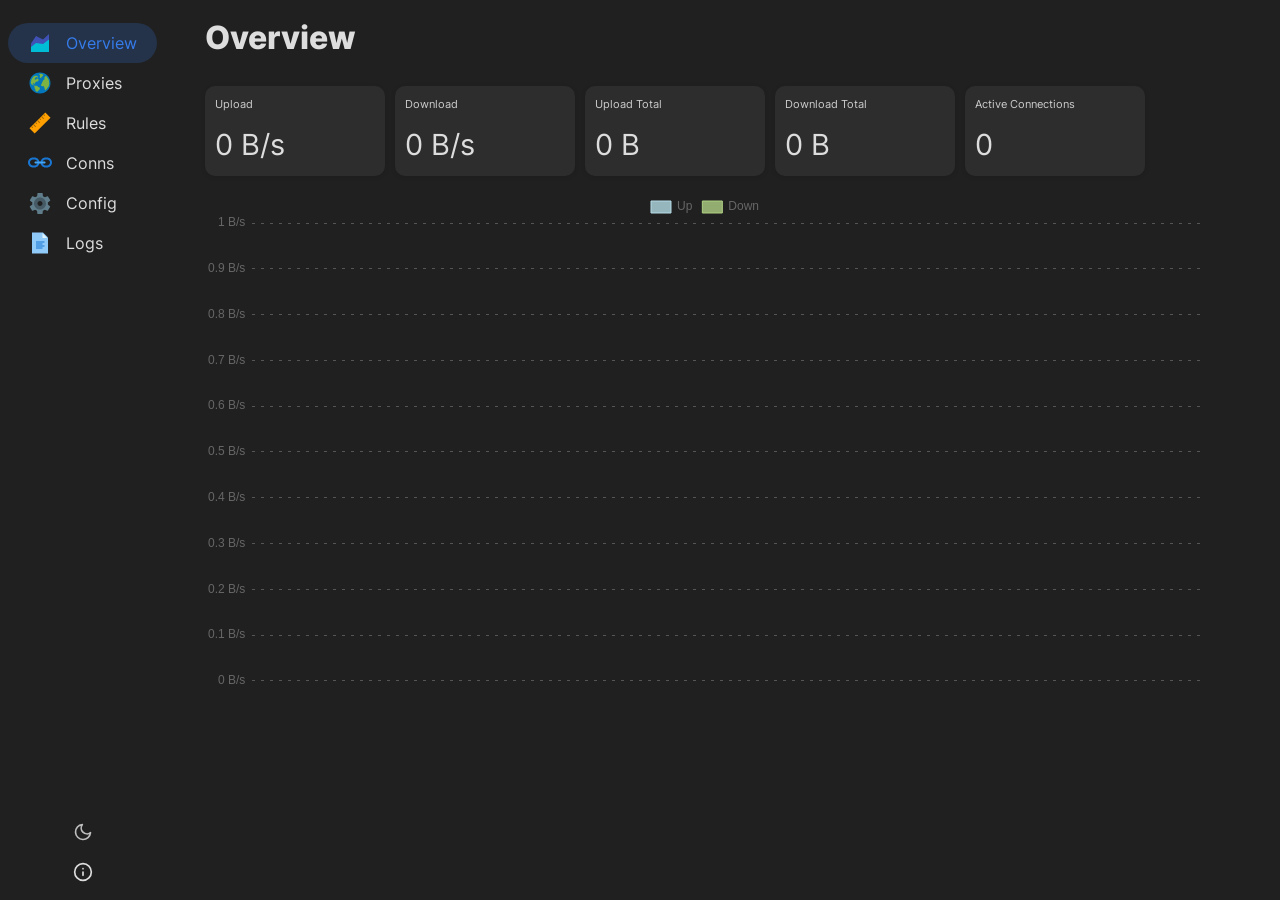
<file: dash/haishanh/Yet-Another-Clash-Dashboard/index.html>
<!DOCTYPE html>
<html lang="en">
  <head>
    <meta charset="UTF-8" />
    <link rel="shortcut icon" href="yacd.ico" />
    <link rel="icon" type="image/png" sizes="64x64" href="yacd-64.png" />
    <link rel="icon" type="image/png" sizes="128x128" href="yacd-128.png" />
    <link rel="apple-touch-icon-precomposed" href="apple-touch-icon-precomposed.png" />
    <meta name="apple-mobile-web-app-title" content="yacd">
    <meta name="theme-color" content="#eeeeee" media="(prefers-color-scheme: light)" />
    <meta name="theme-color" content="#202020" media="(prefers-color-scheme: dark)" />
    <meta http-equiv="X-UA-Compatible" content="IE=edge" />
    <meta name="viewport" content="width=device-width, initial-scale=1" />
    <meta name="application-name" content="yacd" />
    <meta name="description" content="Yet Another Clash Dashboard" />
    <title>yacd</title>
    <script type="module" crossorigin src="./assets/index-8cf47a1c.js"></script>
    <link rel="stylesheet" href="./assets/index-d5e38ae4.css">
  <link rel="manifest" href="./manifest.webmanifest"><script id="vite-plugin-pwa:register-sw" src="./registerSW.js"></script></head>
  <body>
    <div id="app" data-base-url="http://127.0.0.1:9090"></div>
    
  </body>
</html>
</file>
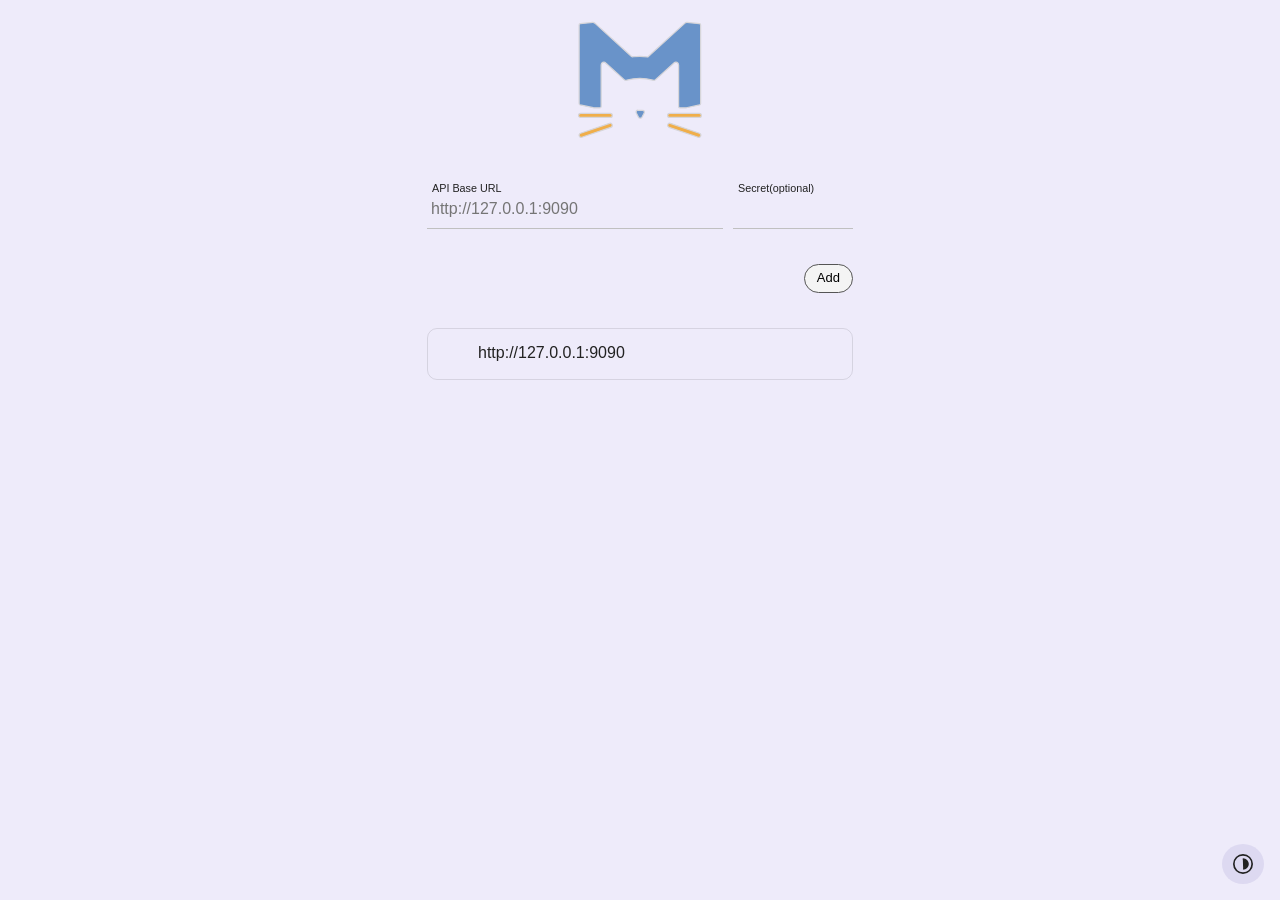
<file: dash/hmjz100/Yet-Another-Clash-Dashboard/index.html>
<!DOCTYPE html>
<html lang="en">
	<head>
		<meta charset="UTF-8" />
		<meta http-equiv="X-UA-Compatible" content="IE=edge, chrome=1" />
		<meta
			name="viewport"
			content="width=device-width, initial-scale=1.0, maximum-scale=1.0, user-scalable=no"
		/>
		<title>yacd</title>
		<meta name="description" content="Yet Another Clash Dashboard Meta Classic" />
		<meta name="application-name" content="yacd" />
		<meta name="apple-mobile-web-app-title" content="yacd" />
		<meta name="color-scheme" content="light dark" />
		<meta name="theme-color" content="#f7f7f7" media="(prefers-color-scheme: light)" />
		<meta name="theme-color" content="#090712" media="(prefers-color-scheme: dark)" />
		<link rel="shortcut icon" href="yacd.ico" />
		<link rel="icon" type="image/png" sizes="64x64" href="yacd.png" />
		<link rel="icon" type="image/png" sizes="128x128" href="yacd.png" />
		<link rel="apple-touch-icon-precomposed" href="apple-touch-icon-precomposed.png" />
		<script type="module" crossorigin src="./assets/index-3260ecdd.js"></script>
		<link rel="stylesheet" href="./assets/index-0a97826e.css">
	<link rel="manifest" href="./manifest.webmanifest"><script id="vite-plugin-pwa:register-sw" src="./registerSW.js"></script></head>
	<body>
		<div id="app" data-base-url="http://127.0.0.1:9090"></div>
		
	</body>
</html>
</file>
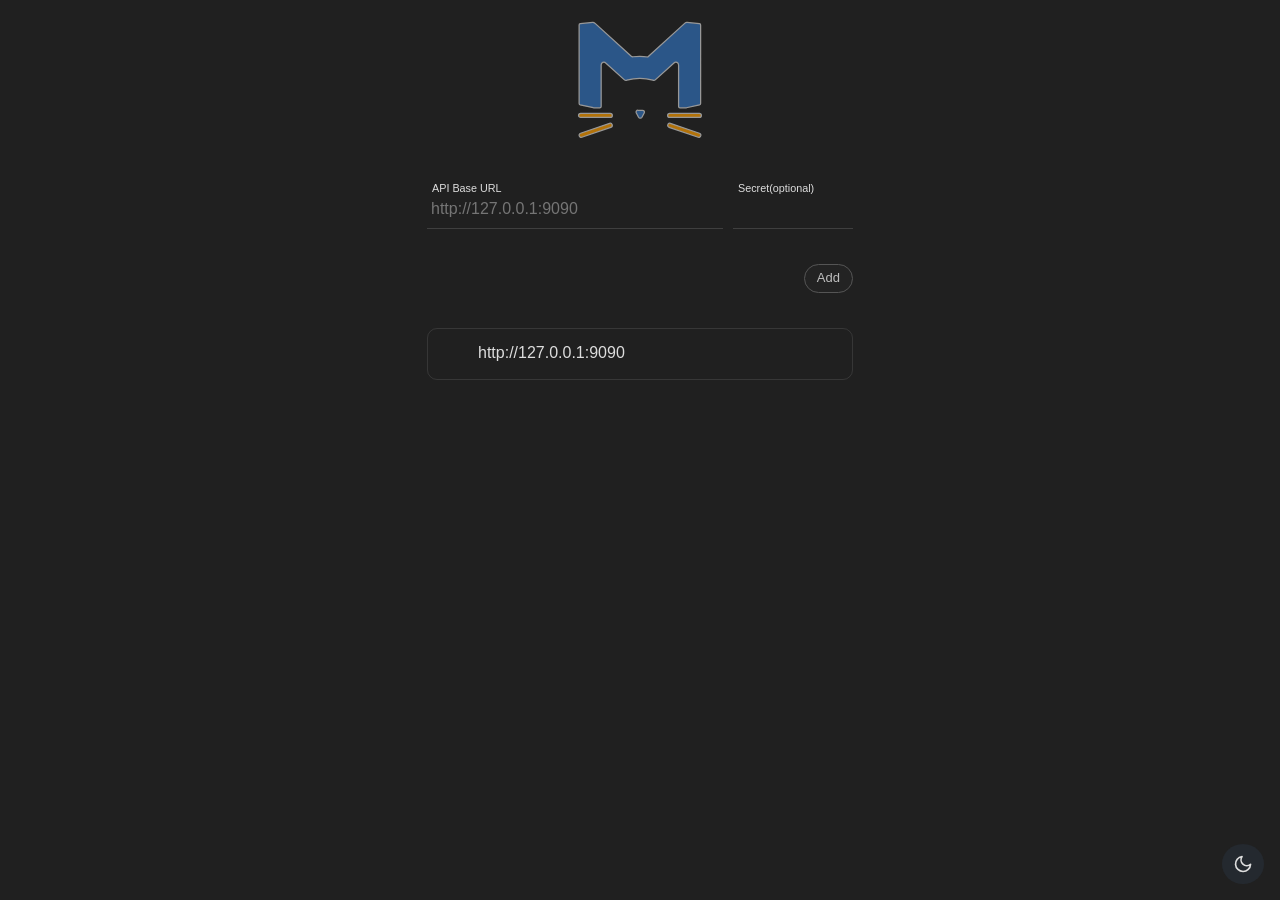
<file: dash/kogekiplay/Yet-Another-Clash-Dashboard/index.html>
<!DOCTYPE html>
<html lang="en">
  <head>
    <meta charset="UTF-8" />
    <link rel="shortcut icon" href="yacd.ico" />
    <link rel="icon" type="image/png" sizes="64x64" href="yacd.png" />
    <link rel="icon" type="image/png" sizes="128x128" href="yacd.png" />
    <link rel="apple-touch-icon-precomposed" href="apple-touch-icon-precomposed.png" />
    <meta name="apple-mobile-web-app-title" content="yacd" />
    <meta http-equiv="X-UA-Compatible" content="IE=edge" />
    <meta name="viewport" content="width=device-width, initial-scale=1" />
    <meta name="application-name" content="yacd" />
    <meta name="description" content="Yet Another Clash Dashboard" />
    <meta name="theme-color" content="#202020" media="(prefers-color-scheme: dark)" />
    <meta name="theme-color" content="#f7f7f7" media="(prefers-color-scheme: light)" />
    <title>yacd</title>
    <script type="module" crossorigin src="./assets/index-dc1e86e2.js"></script>
    <link rel="stylesheet" href="./assets/index-a7ce4492.css">
  <link rel="manifest" href="./manifest.webmanifest"><script id="vite-plugin-pwa:register-sw" src="./registerSW.js"></script></head>
  <body>
    <div id="app" data-base-url="http://127.0.0.1:9090"></div>
    
  </body>
</html>
</file>
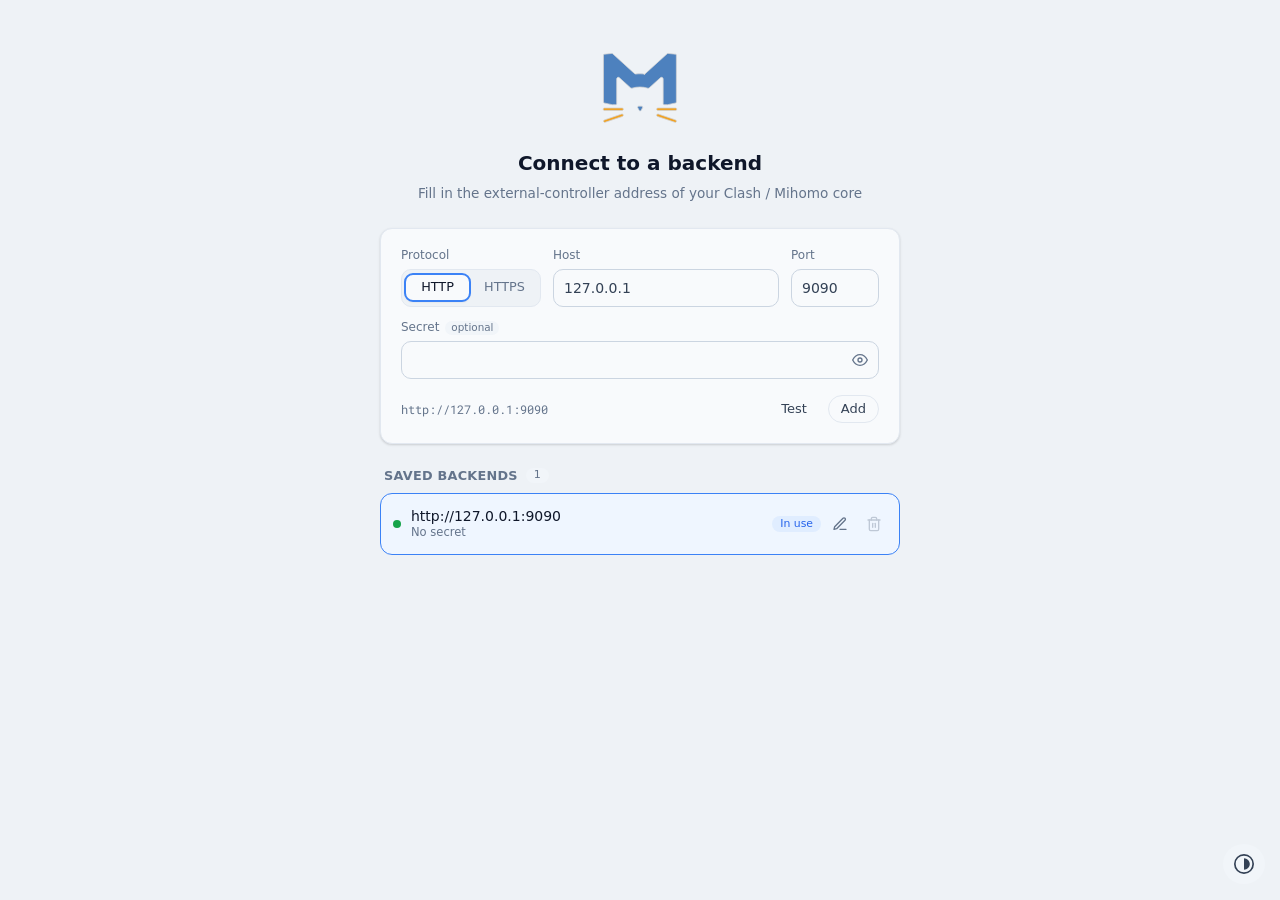
<file: dash/MetaCubeX/Yet-Another-Clash-Dashboard/index.html>
<!DOCTYPE html>
<html lang="en">
  <head>
    <meta charset="UTF-8" />
    <link rel="shortcut icon" href="yacd.ico" />
    <link rel="icon" type="image/png" sizes="64x64" href="yacd.png" />
    <link rel="icon" type="image/png" sizes="128x128" href="yacd.png" />
    <link rel="apple-touch-icon-precomposed" href="apple-touch-icon-precomposed.png" />
    <meta name="apple-mobile-web-app-title" content="yacd" />
    <meta http-equiv="X-UA-Compatible" content="IE=edge" />
    <meta name="viewport" content="width=device-width, initial-scale=1" />
    <meta name="application-name" content="yacd" />
    <meta name="description" content="Yet Another Clash Dashboard" />
    <meta name="theme-color" content="#202020" media="(prefers-color-scheme: dark)" />
    <meta name="theme-color" content="#f7f7f7" media="(prefers-color-scheme: light)" />
    <title>yacd</title>
    <script type="module" crossorigin src="./assets/index-tgGzoeh6.js"></script>
    <link rel="stylesheet" crossorigin href="./assets/index-BUvYR52c.css">
  <link rel="manifest" href="./manifest.webmanifest"><script id="vite-plugin-pwa:register-sw" src="./registerSW.js"></script></head>
  <body>
    <div id="app" data-base-url="http://127.0.0.1:9090"></div>
  </body>
</html>
</file>
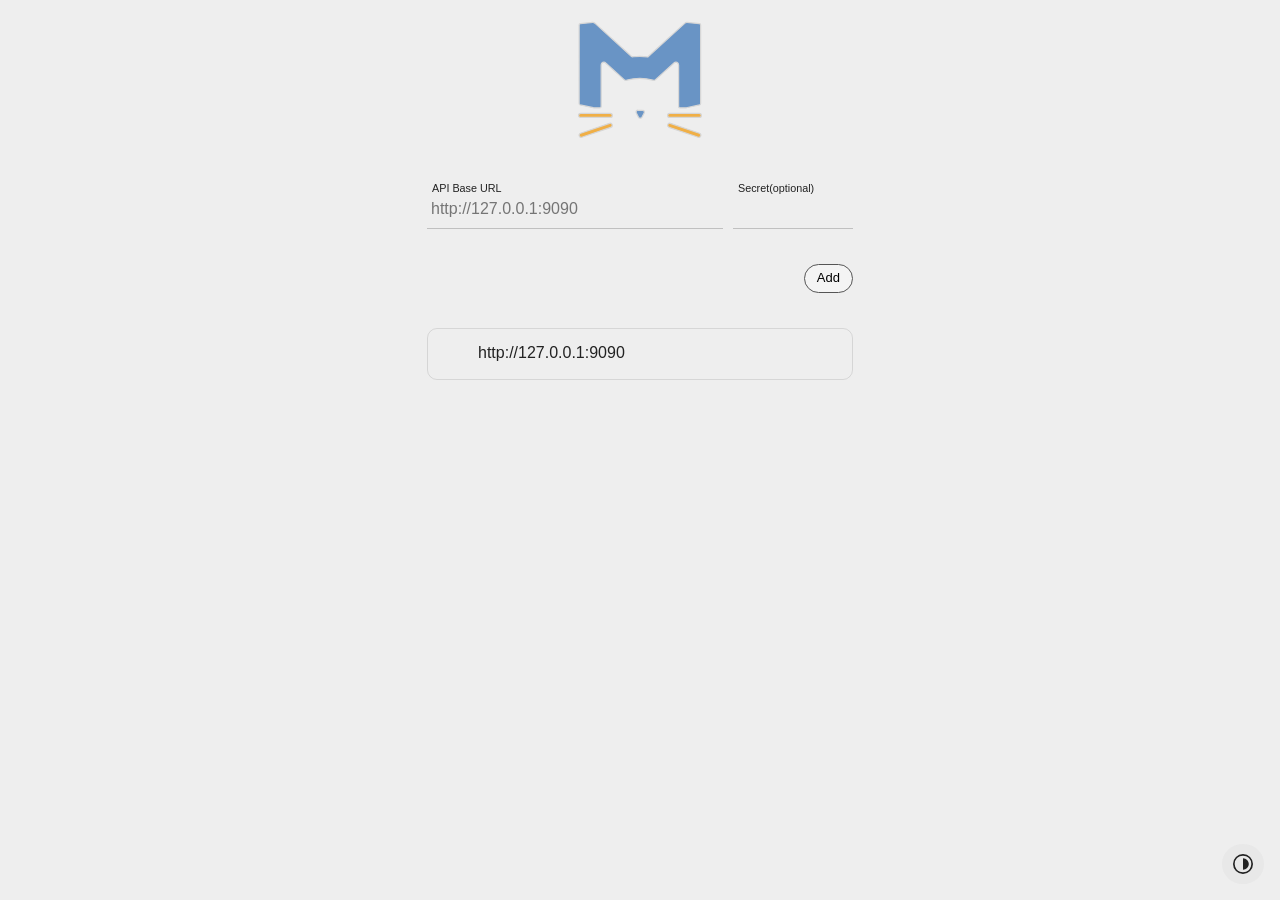
<file: dash/MetaCubeX/Yet-Another-Clash-Dashboard_314e68812f7890e84503b1593902e8624e6b6824/index.html>
<!DOCTYPE html>
<html lang="en">
  <head>
    <meta charset="UTF-8" />
    <link rel="shortcut icon" href="yacd.ico" />
    <link rel="icon" type="image/png" sizes="64x64" href="yacd.png" />
    <link rel="icon" type="image/png" sizes="128x128" href="yacd.png" />
    <link rel="apple-touch-icon-precomposed" href="apple-touch-icon-precomposed.png" />
    <meta name="apple-mobile-web-app-title" content="yacd" />
    <meta http-equiv="X-UA-Compatible" content="IE=edge" />
    <meta name="viewport" content="width=device-width, initial-scale=1" />
    <meta name="application-name" content="yacd" />
    <meta name="description" content="Yet Another Clash Dashboard" />
    <meta name="theme-color" content="#202020" media="(prefers-color-scheme: dark)" />
    <meta name="theme-color" content="#f7f7f7" media="(prefers-color-scheme: light)" />
    <title>yacd</title>
    <script type="module" crossorigin src="./assets/index-6758ce02.js"></script>
    <link rel="stylesheet" href="./assets/index-419232d2.css">
  <link rel="manifest" href="./manifest.webmanifest"><script id="vite-plugin-pwa:register-sw" src="./registerSW.js"></script></head>
  <body>
    <div id="app" data-base-url="http://127.0.0.1:9090"></div>
    
  </body>
</html>
</file>
<file: dash/haishanh/Yet-Another-Clash-Dashboard/assets/index-d5e38ae4.css>
@charset "UTF-8";@font-face{font-family:Roboto Mono;font-style:normal;font-display:swap;font-weight:400;src:url(./roboto-mono-latin-400-normal-7295944e.woff2) format("woff2"),url(./roboto-mono-latin-400-normal-d5d7d67f.woff) format("woff")}@font-face{font-family:Inter;font-style:normal;font-display:swap;font-weight:400;src:url(./inter-latin-400-normal-0364d368.woff2) format("woff2"),url(./inter-latin-400-normal-e3982e96.woff) format("woff")}@font-face{font-family:Inter;font-style:normal;font-display:swap;font-weight:800;src:url(./inter-latin-800-normal-a51ac27d.woff2) format("woff2"),url(./inter-latin-800-normal-02e00891.woff) format("woff")}*,:before,:after{box-sizing:border-box;border-width:0;border-style:solid;border-color:#e5e7eb}:before,:after{--tw-content: ""}html{line-height:1.5;-webkit-text-size-adjust:100%;-moz-tab-size:4;tab-size:4;font-family:ui-sans-serif,system-ui,-apple-system,BlinkMacSystemFont,Segoe UI,Roboto,Helvetica Neue,Arial,Noto Sans,sans-serif,"Apple Color Emoji","Segoe UI Emoji",Segoe UI Symbol,"Noto Color Emoji";font-feature-settings:normal;font-variation-settings:normal}body{margin:0;line-height:inherit}hr{height:0;color:inherit;border-top-width:1px}abbr:where([title]){-webkit-text-decoration:underline dotted;text-decoration:underline dotted}h1,h2,h3,h4,h5,h6{font-size:inherit;font-weight:inherit}a{color:inherit;text-decoration:inherit}b,strong{font-weight:bolder}code,kbd,samp,pre{font-family:ui-monospace,SFMono-Regular,Menlo,Monaco,Consolas,Liberation Mono,Courier New,monospace;font-size:1em}small{font-size:80%}sub,sup{font-size:75%;line-height:0;position:relative;vertical-align:baseline}sub{bottom:-.25em}sup{top:-.5em}table{text-indent:0;border-color:inherit;border-collapse:collapse}button,input,optgroup,select,textarea{font-family:inherit;font-feature-settings:inherit;font-variation-settings:inherit;font-size:100%;font-weight:inherit;line-height:inherit;color:inherit;margin:0;padding:0}button,select{text-transform:none}button,[type=button],[type=reset],[type=submit]{-webkit-appearance:button;background-color:transparent;background-image:none}:-moz-focusring{outline:auto}:-moz-ui-invalid{box-shadow:none}progress{vertical-align:baseline}::-webkit-inner-spin-button,::-webkit-outer-spin-button{height:auto}[type=search]{-webkit-appearance:textfield;outline-offset:-2px}::-webkit-search-decoration{-webkit-appearance:none}::-webkit-file-upload-button{-webkit-appearance:button;font:inherit}summary{display:list-item}blockquote,dl,dd,h1,h2,h3,h4,h5,h6,hr,figure,p,pre{margin:0}fieldset{margin:0;padding:0}legend{padding:0}ol,ul,menu{list-style:none;margin:0;padding:0}dialog{padding:0}textarea{resize:vertical}input::placeholder,textarea::placeholder{opacity:1;color:#9ca3af}button,[role=button]{cursor:pointer}:disabled{cursor:default}img,svg,video,canvas,audio,iframe,embed,object{display:block;vertical-align:middle}img,video{max-width:100%;height:auto}[hidden]{display:none}*,:before,:after{--tw-border-spacing-x: 0;--tw-border-spacing-y: 0;--tw-translate-x: 0;--tw-translate-y: 0;--tw-rotate: 0;--tw-skew-x: 0;--tw-skew-y: 0;--tw-scale-x: 1;--tw-scale-y: 1;--tw-pan-x: ;--tw-pan-y: ;--tw-pinch-zoom: ;--tw-scroll-snap-strictness: proximity;--tw-gradient-from-position: ;--tw-gradient-via-position: ;--tw-gradient-to-position: ;--tw-ordinal: ;--tw-slashed-zero: ;--tw-numeric-figure: ;--tw-numeric-spacing: ;--tw-numeric-fraction: ;--tw-ring-inset: ;--tw-ring-offset-width: 0px;--tw-ring-offset-color: #fff;--tw-ring-color: rgb(59 130 246 / .5);--tw-ring-offset-shadow: 0 0 #0000;--tw-ring-shadow: 0 0 #0000;--tw-shadow: 0 0 #0000;--tw-shadow-colored: 0 0 #0000;--tw-blur: ;--tw-brightness: ;--tw-contrast: ;--tw-grayscale: ;--tw-hue-rotate: ;--tw-invert: ;--tw-saturate: ;--tw-sepia: ;--tw-drop-shadow: ;--tw-backdrop-blur: ;--tw-backdrop-brightness: ;--tw-backdrop-contrast: ;--tw-backdrop-grayscale: ;--tw-backdrop-hue-rotate: ;--tw-backdrop-invert: ;--tw-backdrop-opacity: ;--tw-backdrop-saturate: ;--tw-backdrop-sepia: }::backdrop{--tw-border-spacing-x: 0;--tw-border-spacing-y: 0;--tw-translate-x: 0;--tw-translate-y: 0;--tw-rotate: 0;--tw-skew-x: 0;--tw-skew-y: 0;--tw-scale-x: 1;--tw-scale-y: 1;--tw-pan-x: ;--tw-pan-y: ;--tw-pinch-zoom: ;--tw-scroll-snap-strictness: proximity;--tw-gradient-from-position: ;--tw-gradient-via-position: ;--tw-gradient-to-position: ;--tw-ordinal: ;--tw-slashed-zero: ;--tw-numeric-figure: ;--tw-numeric-spacing: ;--tw-numeric-fraction: ;--tw-ring-inset: ;--tw-ring-offset-width: 0px;--tw-ring-offset-color: #fff;--tw-ring-color: rgb(59 130 246 / .5);--tw-ring-offset-shadow: 0 0 #0000;--tw-ring-shadow: 0 0 #0000;--tw-shadow: 0 0 #0000;--tw-shadow-colored: 0 0 #0000;--tw-blur: ;--tw-brightness: ;--tw-contrast: ;--tw-grayscale: ;--tw-hue-rotate: ;--tw-invert: ;--tw-saturate: ;--tw-sepia: ;--tw-drop-shadow: ;--tw-backdrop-blur: ;--tw-backdrop-brightness: ;--tw-backdrop-contrast: ;--tw-backdrop-grayscale: ;--tw-backdrop-hue-rotate: ;--tw-backdrop-invert: ;--tw-backdrop-opacity: ;--tw-backdrop-saturate: ;--tw-backdrop-sepia: }.visible{visibility:visible}.fixed{position:fixed}.relative{position:relative}.bottom-0{bottom:0}.left-0{left:0}.mx-auto{margin-left:auto;margin-right:auto}.my-0{margin-top:0;margin-bottom:0}.my-2{margin-top:.5rem;margin-bottom:.5rem}.flex{display:flex}.inline-flex{display:inline-flex}.table{display:table}.grid{display:grid}.hidden{display:none}.min-h-screen{min-height:100vh}.max-w-3xl{max-width:48rem}.transform{transform:translate(var(--tw-translate-x),var(--tw-translate-y)) rotate(var(--tw-rotate)) skew(var(--tw-skew-x)) skewY(var(--tw-skew-y)) scaleX(var(--tw-scale-x)) scaleY(var(--tw-scale-y))}.resize{resize:both}.border{border-width:1px}.p-4{padding:1rem}.text-left{text-align:left}.font-bold{font-weight:700}.filter{filter:var(--tw-blur) var(--tw-brightness) var(--tw-contrast) var(--tw-grayscale) var(--tw-hue-rotate) var(--tw-invert) var(--tw-saturate) var(--tw-sepia) var(--tw-drop-shadow)}.transition{transition-property:color,background-color,border-color,text-decoration-color,fill,stroke,opacity,box-shadow,transform,filter,-webkit-backdrop-filter;transition-property:color,background-color,border-color,text-decoration-color,fill,stroke,opacity,box-shadow,transform,filter,backdrop-filter;transition-property:color,background-color,border-color,text-decoration-color,fill,stroke,opacity,box-shadow,transform,filter,backdrop-filter,-webkit-backdrop-filter;transition-timing-function:cubic-bezier(.4,0,.2,1);transition-duration:.15s}.border-left,.border-top,.border-bottom{position:relative}.border-bottom:after,.border-top:before{position:absolute;content:"";height:1px;width:100%;transform:scaleY(.5) translateZ(0);left:0;right:0;background:#555}.border-left:before{position:absolute;content:"";height:100%;width:1px;transform:scaleX(.5) translateZ(0);top:0;bottom:0;background:#555}.border-top:before{top:0}.border-bottom:after{bottom:0}.border-left:before{left:0}*,*:before,*:after{box-sizing:border-box}:root{--font-mono: "Roboto Mono", Menlo, monospace;--font-normal: Inter, -apple-system, BlinkMacSystemFont, Segoe UI, Roboto, Helvetica, Apple Color Emoji, Twemoji Country Flags, Segoe UI Emoji, Segoe UI Symbol, "PingFang SC", "Microsoft YaHei", "微软雅黑", Arial, sans-serif;--color-focus-blue: #1a73e8;--btn-bg: #387cec}body{font-family:var(--font-normal);-webkit-tap-highlight-color:rgba(0,0,0,0);-webkit-text-size-adjust:100%;-webkit-font-smoothing:antialiased;-moz-osx-font-smoothing:grayscale;margin:0;padding:0}@media (prefers-color-scheme: dark){:root[data-theme=auto]{--color-background: #202020;--color-background2: rgba(32, 32, 32, .3);--color-bg-card: #2d2d2d;--card-hover-border-lightness: 30%;--color-text: #ddd;--color-text-secondary: #ccc;--color-text-highlight: #fff;--color-bg-sidebar: #2d2d30;--color-input-bg: #2d2d30;--color-input-border: #3f3f3f;--color-toggle-bg: #353535;--color-toggle-selected: #181818;--color-icon: #c7c7c7;--color-separator: #333;--color-btn-bg: #232323;--color-btn-fg: #bebebe;--color-bg-proxy: #303030;--color-row-odd: #333;--bg-log-info-tag: #454545;--bg-modal: #1f1f20;--bg-near-transparent: rgba(255, 255, 255, .1);--bg-tooltip: #111;--bc-tooltip: #555;--select-border-color: #040404;--select-bg-hover: url(data:image/svg+xml,%0A%20%20%20%20%3Csvg%20width%3D%228%22%20height%3D%2224%22%20viewBox%3D%220%200%208%2024%22%20fill%3D%22none%22%20xmlns%3D%22http%3A%2F%2Fwww.w3.org%2F2000%2Fsvg%22%3E%0A%20%20%20%20%20%20%3Cpath%20d%3D%22M4%207L7%2011H1L4%207Z%22%20fill%3D%22%23ffffff%22%20%2F%3E%0A%20%20%20%20%20%20%3Cpath%20d%3D%22M4%2017L1%2013L7%2013L4%2017Z%22%20fill%3D%22%23ffffff%22%20%2F%3E%0A%20%20%20%20%3C%2Fsvg%3E%0A%20%20);--color-proxy-dot-selected-ind-bo: transparent;--bg-toggle-track: #393939;color-scheme:dark}}@media (prefers-color-scheme: light){:root[data-theme=auto]{--color-background: #eee;--color-background2: rgba(240, 240, 240, .3);--color-bg-card: #fafafa;--card-hover-border-lightness: 80%;--color-text: #222;--color-text-secondary: #646464;--color-text-highlight: #040404;--color-bg-sidebar: #f8f8f8;--color-input-bg: #f0f0f0;--color-input-border: #c0c0c0;--color-toggle-bg: #ffffff;--color-toggle-selected: #d7d7d7;--color-icon: #5b5b5b;--color-separator: #ccc;--color-btn-bg: #f4f4f4;--color-btn-fg: #101010;--color-bg-proxy: #fafafa;--color-row-odd: #e1e1e1;--bg-log-info-tag: #888;--bg-modal: #fbfbfb;--bg-near-transparent: rgba(0, 0, 0, .1);--bg-tooltip: #f0f0f0;--bc-tooltip: #ccc;--select-border-color: #999999;--select-bg-hover: url(data:image/svg+xml,%0A%20%20%20%20%3Csvg%20width%3D%228%22%20height%3D%2224%22%20viewBox%3D%220%200%208%2024%22%20fill%3D%22none%22%20xmlns%3D%22http%3A%2F%2Fwww.w3.org%2F2000%2Fsvg%22%3E%0A%20%20%20%20%20%20%3Cpath%20d%3D%22M4%207L7%2011H1L4%207Z%22%20fill%3D%22%23222222%22%20%2F%3E%0A%20%20%20%20%20%20%3Cpath%20d%3D%22M4%2017L1%2013L7%2013L4%2017Z%22%20fill%3D%22%23222222%22%20%2F%3E%0A%20%20%20%20%3C%2Fsvg%3E%0A%20%20);--color-proxy-dot-selected-ind-bo: #888;--bg-toggle-track: #d0d0d0;color-scheme:light}}:root[data-theme=dark]{--color-background: #202020;--color-background2: rgba(32, 32, 32, .3);--color-bg-card: #2d2d2d;--card-hover-border-lightness: 30%;--color-text: #ddd;--color-text-secondary: #ccc;--color-text-highlight: #fff;--color-bg-sidebar: #2d2d30;--color-input-bg: #2d2d30;--color-input-border: #3f3f3f;--color-toggle-bg: #353535;--color-toggle-selected: #181818;--color-icon: #c7c7c7;--color-separator: #333;--color-btn-bg: #232323;--color-btn-fg: #bebebe;--color-bg-proxy: #303030;--color-row-odd: #333;--bg-log-info-tag: #454545;--bg-modal: #1f1f20;--bg-near-transparent: rgba(255, 255, 255, .1);--bg-tooltip: #111;--bc-tooltip: #555;--select-border-color: #040404;--select-bg-hover: url(data:image/svg+xml,%0A%20%20%20%20%3Csvg%20width%3D%228%22%20height%3D%2224%22%20viewBox%3D%220%200%208%2024%22%20fill%3D%22none%22%20xmlns%3D%22http%3A%2F%2Fwww.w3.org%2F2000%2Fsvg%22%3E%0A%20%20%20%20%20%20%3Cpath%20d%3D%22M4%207L7%2011H1L4%207Z%22%20fill%3D%22%23ffffff%22%20%2F%3E%0A%20%20%20%20%20%20%3Cpath%20d%3D%22M4%2017L1%2013L7%2013L4%2017Z%22%20fill%3D%22%23ffffff%22%20%2F%3E%0A%20%20%20%20%3C%2Fsvg%3E%0A%20%20);--color-proxy-dot-selected-ind-bo: transparent;--bg-toggle-track: #393939;color-scheme:dark}:root[data-theme=light]{--color-background: #eee;--color-background2: rgba(240, 240, 240, .3);--color-bg-card: #fafafa;--card-hover-border-lightness: 80%;--color-text: #222;--color-text-secondary: #646464;--color-text-highlight: #040404;--color-bg-sidebar: #f8f8f8;--color-input-bg: #f0f0f0;--color-input-border: #c0c0c0;--color-toggle-bg: #ffffff;--color-toggle-selected: #d7d7d7;--color-icon: #5b5b5b;--color-separator: #ccc;--color-btn-bg: #f4f4f4;--color-btn-fg: #101010;--color-bg-proxy: #fafafa;--color-row-odd: #e1e1e1;--bg-log-info-tag: #888;--bg-modal: #fbfbfb;--bg-near-transparent: rgba(0, 0, 0, .1);--bg-tooltip: #f0f0f0;--bc-tooltip: #ccc;--select-border-color: #999999;--select-bg-hover: url(data:image/svg+xml,%0A%20%20%20%20%3Csvg%20width%3D%228%22%20height%3D%2224%22%20viewBox%3D%220%200%208%2024%22%20fill%3D%22none%22%20xmlns%3D%22http%3A%2F%2Fwww.w3.org%2F2000%2Fsvg%22%3E%0A%20%20%20%20%20%20%3Cpath%20d%3D%22M4%207L7%2011H1L4%207Z%22%20fill%3D%22%23222222%22%20%2F%3E%0A%20%20%20%20%20%20%3Cpath%20d%3D%22M4%2017L1%2013L7%2013L4%2017Z%22%20fill%3D%22%23222222%22%20%2F%3E%0A%20%20%20%20%3C%2Fsvg%3E%0A%20%20);--color-proxy-dot-selected-ind-bo: #888;--bg-toggle-track: #d0d0d0;color-scheme:light}:root[data-theme=dark] .pureBlackDark{--color-background: #000000;--color-input-bg: #111111;--color-background2: rgba(0, 0, 0, .3);--color-bg-card: #1c1c1c}@media (prefers-color-scheme: dark){:root[data-theme=auto] .pureBlackDark{--color-background: #000000;--color-input-bg: #111111;--color-background2: rgba(0, 0, 0, .3);--color-bg-card: #1c1c1c}}.flexCenter{display:flex;align-items:center;justify-content:center}.fabgrp{position:fixed;z-index:3;right:20px;bottom:20px}.visually-hidden{position:absolute;overflow:hidden;clip:rect(0 0 0 0);width:1px;height:1px;margin:-1px;border:0;padding:0}:root{--reach-tooltip: 1}[data-reach-tooltip]{z-index:1;pointer-events:none;position:absolute;padding:.25em .5em;box-shadow:2px 2px 10px #0000001a;white-space:nowrap;font-size:85%;background:var(--bg-tooltip);color:var(--color-text);border:solid 1px var(--bc-tooltip);border-radius:4px}@media (min-width: 640px){.sm\:truncate{overflow:hidden;text-overflow:ellipsis;white-space:nowrap}}._root_14c4m_1{height:76px;display:flex;align-items:center}._h1_14c4m_7{padding:0 15px;font-size:1.7em;font-weight:700;text-align:left;margin:0}@media screen and (min-width: 30em){._h1_14c4m_7{padding:0 40px;font-size:2em}}._root_1lxjz_1{padding:6px 15px}@media screen and (min-width: 30em){._root_1lxjz_1{padding:10px 40px}}._root_1lxjz_1 p{margin:5px 0}._mono_1lxjz_13{font-family:var(--font-mono)}._link_1lxjz_17{color:var(--color-text-secondary);display:inline-flex;gap:5px;align-items:center}._link_1lxjz_17:hover{color:var(--color-text-highlight)}._loading_74j3j_1{width:100%;height:100%;display:flex;justify-content:center;align-items:center}._spinner_74j3j_9{width:20px;height:20px;display:inline-block;vertical-align:middle;animation:_rotate_74j3j_1 1s steps(12,end) infinite;background:transparent url("data:image/svg+xml;charset=utf8, %3Csvg xmlns='http://www.w3.org/2000/svg' width='120' height='120' viewBox='0 0 100 100'%3E%3Cpath fill='none' d='M0 0h100v100H0z'/%3E%3Crect width='7' height='20' x='46.5' y='40' fill='%23E9E9E9' rx='5' ry='5' transform='translate(0 -30)'/%3E%3Crect width='7' height='20' x='46.5' y='40' fill='%23989697' rx='5' ry='5' transform='rotate(30 105.98 65)'/%3E%3Crect width='7' height='20' x='46.5' y='40' fill='%239B999A' rx='5' ry='5' transform='rotate(60 75.98 65)'/%3E%3Crect width='7' height='20' x='46.5' y='40' fill='%23A3A1A2' rx='5' ry='5' transform='rotate(90 65 65)'/%3E%3Crect width='7' height='20' x='46.5' y='40' fill='%23ABA9AA' rx='5' ry='5' transform='rotate(120 58.66 65)'/%3E%3Crect width='7' height='20' x='46.5' y='40' fill='%23B2B2B2' rx='5' ry='5' transform='rotate(150 54.02 65)'/%3E%3Crect width='7' height='20' x='46.5' y='40' fill='%23BAB8B9' rx='5' ry='5' transform='rotate(180 50 65)'/%3E%3Crect width='7' height='20' x='46.5' y='40' fill='%23C2C0C1' rx='5' ry='5' transform='rotate(-150 45.98 65)'/%3E%3Crect width='7' height='20' x='46.5' y='40' fill='%23CBCBCB' rx='5' ry='5' transform='rotate(-120 41.34 65)'/%3E%3Crect width='7' height='20' x='46.5' y='40' fill='%23D2D2D2' rx='5' ry='5' transform='rotate(-90 35 65)'/%3E%3Crect width='7' height='20' x='46.5' y='40' fill='%23DADADA' rx='5' ry='5' transform='rotate(-60 24.02 65)'/%3E%3Crect width='7' height='20' x='46.5' y='40' fill='%23E2E2E2' rx='5' ry='5' transform='rotate(-30 -5.98 65)'/%3E%3C/svg%3E") no-repeat;background-size:100%}@keyframes _rotate_74j3j_1{0%{transform:rotate3d(0,0,1,0)}to{transform:rotate3d(0,0,1,360deg)}}._ul_1t9ux_1{position:relative;margin:0;padding:0;list-style:none;line-height:1.8;--width-max-content: 230px}._li_1t9ux_10{position:relative;margin:5px 0;padding:10px 0;border-radius:10px;display:grid;place-content:center;grid-template-columns:40px 1fr;column-gap:10px;border:1px solid var(--bg-near-transparent)}._li_1t9ux_10._isSelected_1t9ux_21{border-color:#387cec}._li_1t9ux_10 ._right_1t9ux_24{display:grid;column-gap:10px;grid-template-columns:1fr 40px;grid-auto-rows:30px}._li_1t9ux_10:hover{background-color:var(--bg-near-transparent)}._close_1t9ux_35{opacity:0;place-self:center;cursor:pointer}._li_1t9ux_10:hover ._close_1t9ux_35,._li_1t9ux_10:hover ._eye_1t9ux_42{opacity:1}._close_1t9ux_35:focus,._eye_1t9ux_42:focus{opacity:1}._eye_1t9ux_42{opacity:0;place-self:center;cursor:pointer}._url_1t9ux_57,._secret_1t9ux_58,._metaLabel_1t9ux_59{white-space:nowrap;overflow:hidden;text-overflow:ellipsis}._btn_1t9ux_65{outline:none;-webkit-appearance:none;-moz-appearance:none;appearance:none;border:1px solid transparent;background-color:transparent;color:inherit;display:flex;align-items:center;padding:5px;border-radius:100px}._btn_1t9ux_65:focus{border-color:var(--color-focus-blue)}._btn_1t9ux_65:hover:enabled{background-color:var(--color-focus-blue);color:#fff}._btn_1t9ux_65:active:enabled{transform:scale(.97)}._btn_1t9ux_65:disabled{color:var(--color-text-secondary)}._url_1t9ux_57,._metaLabel_1t9ux_59{cursor:pointer}._url_1t9ux_57:hover,._metaLabel_1t9ux_59:hover{color:var(--color-text-highlight)}h2._sectionNameType_6tzvo_1{margin:0;font-size:1.3em;font-weight:700}@media screen and (min-width: 30em){h2._sectionNameType_6tzvo_1{font-size:1.5em}}h2._sectionNameType_6tzvo_1 span:nth-child(2){font-size:12px;color:#777;font-weight:400;margin:0 .3em}:root[data-theme=light]{--loading-dot-1-1: rgba(0, 0, 0, .1);--loading-dot-1-2: rgba(0, 0, 0, .5);--loading-dot-1-3: rgba(0, 0, 0, .3);--loading-dot-2-1: rgba(0, 0, 0, .3);--loading-dot-2-2: rgba(0, 0, 0, .1);--loading-dot-2-3: rgba(0, 0, 0, .5);--loading-dot-3-1: rgba(0, 0, 0, .5);--loading-dot-3-2: rgba(0, 0, 0, .3);--loading-dot-3-3: rgba(0, 0, 0, .1)}:root[data-theme=dark]{--loading-dot-1-1: rgba(255, 255, 255, .5);--loading-dot-1-2: rgba(255, 255, 255, .1);--loading-dot-1-3: rgba(255, 255, 255, .3);--loading-dot-2-1: rgba(255, 255, 255, .3);--loading-dot-2-2: rgba(255, 255, 255, .5);--loading-dot-2-3: rgba(255, 255, 255, .1);--loading-dot-3-1: rgba(255, 255, 255, .1);--loading-dot-3-2: rgba(255, 255, 255, .3);--loading-dot-3-3: rgba(255, 255, 255, .5)}._loadingDot_6tzvo_67,._loadingDot_6tzvo_67:before,._loadingDot_6tzvo_67:after{display:inline-block;vertical-align:middle;width:6px;height:6px;border-radius:50%;font-size:0}._loadingDot_6tzvo_67{position:relative;background-color:var(--loading-dot-2-1);animation:_dot2_6tzvo_1 1s step-start infinite}._loadingDot_6tzvo_67:before{content:"";position:absolute;left:-12px;background-color:var(--loading-dot-1-1);animation:_dot1_6tzvo_1 1s step-start infinite}._loadingDot_6tzvo_67:after{content:"";position:absolute;right:-12px;background-color:var(--loading-dot-3-1);animation:_dot3_6tzvo_1 1s step-start infinite}@keyframes _dot1_6tzvo_1{0%,to{background-color:var(--loading-dot-1-1)}33%{background-color:var(--loading-dot-1-2)}66%{background-color:var(--loading-dot-1-3)}}@keyframes _dot2_6tzvo_1{0%,to{background-color:var(--loading-dot-2-1)}33%{background-color:var(--loading-dot-2-2)}66%{background-color:var(--loading-dot-2-3)}}@keyframes _dot3_6tzvo_1{0%,to{background-color:var(--loading-dot-3-1)}33%{background-color:var(--loading-dot-3-2)}66%{background-color:var(--loading-dot-3-3)}}._MenubarTrigger_z57wf_1{--sz: 40px;width:var(--sz);height:var(--sz);display:inline-flex;align-items:center;justify-content:center;-webkit-appearance:none;-moz-appearance:none;appearance:none;outline:none;-webkit-user-select:none;user-select:none;cursor:pointer;color:var(--color-btn-fg);background:none;border:1px solid transparent;border-radius:20px}._MenubarTrigger_z57wf_1:hover{opacity:.6}._MenubarTrigger_z57wf_1:focus{border-color:var(--color-focus-blue)}._MenubarContent_z57wf_25{background:var(--bg-tooltip);color:var(--color-text);border:1px solid #555;padding:4px;border-radius:8px}._MenubarItem_z57wf_33{padding:5px 16px 5px 6px;border-radius:7px;cursor:pointer;display:flex;align-items:center;outline:none}._MenubarItem_z57wf_33[data-highlighted]{background:var(--color-focus-blue);color:#f7f7f7}._checkWrapper_z57wf_47{display:inline-flex;align-items:center;margin-right:2px;visibility:hidden}._checkWrapper_z57wf_47._active_z57wf_53{visibility:visible}._root_1hpu5_1{position:relative;padding:10px 0}._root_1hpu5_1 input{-moz-appearance:none;appearance:none;-webkit-appearance:none;background-color:transparent;background-image:none;border:none;border-radius:0;border-bottom:1px solid var(--color-input-border);box-sizing:border-box;color:inherit;display:inline-block;font-size:inherit;height:40px;outline:none;padding:0;width:100%}._root_1hpu5_1 input:focus{border-color:var(--color-focus-blue)}._root_1hpu5_1 label{position:absolute;left:0;bottom:22px;transition:transform .15s ease-in-out;transform-origin:0 0;font-size:.9em}._root_1hpu5_1 label._floatAbove_1hpu5_33{transform:scale(.9) translateY(-25px)}._root_1hpu5_1 input:focus+label{color:var(--color-focus-blue);transform:scale(.9) translateY(-25px)}._btn_lzu00_1{-webkit-appearance:none;outline:none;-webkit-user-select:none;user-select:none;position:relative;cursor:pointer;display:inline-flex;align-items:center;justify-content:center;color:var(--color-btn-fg);background:var(--color-btn-bg);border:1px solid #555;border-radius:100px;padding:10px 13px}._btn_lzu00_1:focus{border-color:var(--color-focus-blue)}._btn_lzu00_1:hover{background:#387cec;border:1px solid #387cec;color:#fff}._btn_lzu00_1:active{transform:scale(.97)}._btn_lzu00_1._circular_lzu00_27{padding:8px}._btn_lzu00_1._minimal_lzu00_30{border-color:transparent;background:none;padding:6px 12px}._btn_lzu00_1._minimal_lzu00_30:focus{border-color:var(--color-focus-blue)}._btn_lzu00_1._minimal_lzu00_30:hover{color:#fff;background:#387cec;border:1px solid #387cec}._btn_lzu00_1:disabled{opacity:.5}._btnStart_lzu00_48{margin-right:5px;display:inline-flex;align-items:center;justify-content:center}._loadingContainer_lzu00_55{position:absolute;top:50%;left:50%;transform:translate(-50%,-50%);display:inline-flex}._path_r8pm3_1{stroke-dasharray:890;stroke-dashoffset:890;animation:_dash_r8pm3_1 3s ease-in-out forwards normal infinite}@keyframes _dash_r8pm3_1{0%{stroke-dashoffset:890}to{stroke-dashoffset:0}}._header_ydpbi_1{display:flex;justify-content:center;align-items:center;padding:15px}._header_ydpbi_1 ._icon_ydpbi_7{--stroke: var(--color-text-secondary);color:#20497e;opacity:.4;transition:opacity .4s}._header_ydpbi_1 ._icon_ydpbi_7:hover{opacity:1}._body_ydpbi_17{padding:15px 0 0}._hostnamePort_ydpbi_21{display:flex}._hostnamePort_ydpbi_21 div{flex:1 1 auto}._hostnamePort_ydpbi_21 div:nth-child(2){flex-grow:0;flex-basis:120px;margin-left:10px}._error_ydpbi_33{height:20px;font-size:.8em;color:#ff8b8b;margin-bottom:5px}._footer_ydpbi_40{padding:5px 0 10px;display:flex;justify-content:flex-end;align-items:center}._root_cybfa_1{position:fixed;top:0;bottom:0;left:0;right:0;overflow:hidden;padding:15px;background:var(--color-background);color:var(--color-text);text-align:center}._yacd_cybfa_14{color:#20497e;opacity:.4;display:flex;justify-content:center;align-items:center}._link_1lzxb_1{display:inline-flex;align-items:center;color:var(--color-text-secondary)}._link_1lzxb_1:hover,._link_1lzxb_1:active{color:#387cec}._link_1lzxb_1 svg{margin-right:5px}._root_4oasi_1{padding:6px 15px}@media screen and (min-width: 30em){._root_4oasi_1{padding:10px 40px}}._chart_4oasi_10{margin-top:15px}._TrafficNow_hzna1_1{color:var(--color-text);display:flex;align-items:center;flex-wrap:wrap;display:grid;grid-template-columns:repeat(auto-fit,180px);grid-gap:10px}._TrafficNow_hzna1_1 ._sec_hzna1_10{padding:10px;background-color:var(--color-bg-card);border-radius:10px;box-shadow:0 1px 5px #0000001a}._TrafficNow_hzna1_1 ._sec_hzna1_10 div:nth-child(1){color:var(--color-text-secondary);font-size:.7em}._TrafficNow_hzna1_1 ._sec_hzna1_10 div:nth-child(2){padding:10px 0 0;font-size:1.8em}._lo_pmly2_1{opacity:.5;width:100%;height:100%;display:flex;justify-content:center;align-items:center}._app_1s3k7_1{position:fixed;top:0;bottom:0;left:0;right:0;display:flex;align-items:stretch;background:var(--color-background);color:var(--color-text)}@media (max-width: 768px){._app_1s3k7_1{flex-direction:column}}._content_1s3k7_18{flex-grow:1;overflow:auto}._root_r8ke8_1{display:flex;flex-direction:column;padding:8px}@media (max-width: 768px){._root_r8ke8_1{padding:0}}._logoPlaceholder_r8ke8_12{height:15px}@media (max-width: 768px){._logoPlaceholder_r8ke8_12{display:none}}._rows_r8ke8_21{flex:1}@media (max-width: 768px){._rows_r8ke8_21{display:flex;justify-content:space-between;overflow:auto}}._row_r8ke8_21{color:var(--color-text);text-decoration:none;border-radius:1000px;display:flex;align-items:center;padding:6px 16px}@media screen and (min-width: 30em){._row_r8ke8_21{padding:8px 20px}}@media (max-width: 768px){._row_r8ke8_21{border-radius:0;flex-direction:column}}._row_r8ke8_21 svg{color:var(--color-icon);width:22px;height:22px}@media screen and (min-width: 30em){._row_r8ke8_21 svg{width:24px;height:24px}}._rowActive_r8ke8_68{--bg: hsla(217deg, 83%, 57%, .2);--fg: hsl(217deg 83% 57%);color:var(--fg);background:var(--bg)}@media (max-width: 768px){._rowActive_r8ke8_68{background:none}}._label_r8ke8_80{padding-left:14px;font-size:.75em;white-space:nowrap}@media (max-width: 768px){._label_r8ke8_80{padding-left:0;padding-top:5px}}@media screen and (min-width: 30em){._label_r8ke8_80{font-size:1em}}._footer_r8ke8_97{display:flex;flex-direction:column;align-items:center}@media (max-width: 768px){._footer_r8ke8_97{display:none}}._iconWrapper_r8ke8_108{--sz: 40px;width:var(--sz);height:var(--sz);display:flex;justify-content:center;align-items:center;outline:none;padding:5px;color:var(--color-text);border-radius:100%;border:1px solid transparent}._iconWrapper_r8ke8_108:hover{opacity:.6}._iconWrapper_r8ke8_108:focus{border-color:var(--color-focus-blue)}
</file>
<file: dash/hmjz100/Yet-Another-Clash-Dashboard/assets/index-0a97826e.css>
@charset "UTF-8";@font-face{font-family:Inter;font-style:normal;font-display:swap;font-weight:400;src:url(./inter-latin-400-normal-0364d368.woff2) format("woff2"),url(./inter-latin-400-normal-3ea830d4.woff) format("woff")}@font-face{font-family:Inter;font-style:normal;font-display:swap;font-weight:800;src:url(./inter-latin-800-normal-a51ac27d.woff2) format("woff2"),url(./inter-latin-800-normal-d08d7178.woff) format("woff")}@font-face{font-family:Roboto Mono;font-style:normal;font-display:swap;font-weight:400;src:url(./roboto-mono-latin-400-normal-7295944e.woff2) format("woff2"),url(./roboto-mono-latin-400-normal-dffdffa7.woff) format("woff")}*,:before,:after{box-sizing:border-box}html{tab-size:4}html{line-height:1.15;-webkit-text-size-adjust:100%}body{margin:0}body{font-family:system-ui,-apple-system,Segoe UI,Roboto,Ubuntu,Cantarell,Noto Sans,sans-serif,Segoe UI,Roboto,Helvetica,Arial,sans-serif,"Apple Color Emoji","Segoe UI Emoji"}hr{height:0;color:inherit}abbr[title]{text-decoration:underline;-webkit-text-decoration:underline dotted;text-decoration:underline dotted}b,strong{font-weight:bolder}code,kbd,samp,pre{font-family:ui-monospace,SFMono-Regular,Consolas,Liberation Mono,Menlo,monospace;font-size:1em}small{font-size:80%}sub,sup{font-size:75%;line-height:0;position:relative;vertical-align:baseline}sub{bottom:-.25em}sup{top:-.5em}table{text-indent:0;border-color:inherit}button,input,optgroup,select,textarea{font-family:inherit;font-size:100%;line-height:1.15;margin:0}button,select{text-transform:none}button,[type=button],[type=reset],[type=submit]{-webkit-appearance:button}::-moz-focus-inner{border-style:none;padding:0}:-moz-focusring{outline:1px dotted ButtonText}:-moz-ui-invalid{box-shadow:none}legend{padding:0}progress{vertical-align:baseline}::-webkit-inner-spin-button,::-webkit-outer-spin-button{height:auto}[type=search]{-webkit-appearance:textfield;outline-offset:-2px}::-webkit-search-decoration{-webkit-appearance:none}::-webkit-file-upload-button{-webkit-appearance:button;font:inherit}summary{display:list-item}@font-face{font-family:_Twemoji Mozilla;src:url(./Twemoji_Mozilla-6d90152e.ttf) format("truetype")}.relative,.border-left,.border-top,.border-bottom{position:relative}.border-bottom:after,.border-top:before{position:absolute;content:"";height:1px;width:100%;transform:scaleY(.5) translateZ(0);left:0;right:0;background:#555}.border-left:before{position:absolute;content:"";height:100%;width:1px;transform:scaleX(.5) translateZ(0);top:0;bottom:0;background:#555}.border-top:before{top:0}.border-bottom:after{bottom:0}.border-left:before{left:0}*,*:before,*:after{box-sizing:border-box}:root{--font-mono: "Roboto Mono", Menlo, monospace;--font-normal: -apple-system, BlinkMacSystemFont, "Segoe UI", Roboto, Helvetica, Arial, sans-serif, "Apple Color Emoji", "Source Han Sans", "PingFang SC", "Microsoft YaHei" , "\5fae\8f6f\96c5\9ed1", Arial,"Twemoji Mozilla", "_Twemoji Mozilla","Segoe UI Emoji", "Segoe UI Symbol"}body{font-family:-apple-system,BlinkMacSystemFont,Segoe UI,Roboto,Helvetica,Arial,sans-serif,"Apple Color Emoji",Source Han Sans,PingFang SC,Microsoft YaHei,\5fae\8f6f\96c5\9ed1,Arial,Twemoji Mozilla,_Twemoji Mozilla,"Segoe UI Emoji",Segoe UI Symbol;font-family:var(--font-normal);-webkit-tap-highlight-color:rgba(0,0,0,0);-webkit-text-size-adjust:100%;-webkit-font-smoothing:antialiased;-moz-osx-font-smoothing:grayscale;margin:0;padding:0}body ::-webkit-scrollbar{z-index:11;background:transparent}body ::-webkit-scrollbar-thumb{border-radius:5px;background:#574ab8}body ::-webkit-scrollbar:vertical{width:6px}body ::-webkit-scrollbar:horizontal{height:6px}@media (prefers-color-scheme: dark){:root[data-theme=auto]{--color-background: #090712;--color-bg-chart: #110f25;--color-bg-card: #110f25;--color-focus-blue: #574ab8;--btn-bg: #574ab8;--color-proxy-border: rgba(0,0,0,0);--card-hover-border-lightness: #574ab8;--color-text: #ddd;--color-text-secondary: #ccc;--color-text-highlight: #fff;--color-bg-sidebar: #110f25;--color-sb-active-row-bg: #30363d;--color-sb-active-row-font: #eeebfa;--color-input-bg: #2d2d30;--color-input-border: #3f3f3f;--color-toggle-bg: #353535;--color-toggle-selected: #181818;--color-icon: #c7c7c7;--color-separator: #333;--color-btn-bg: #232323;--color-btn-fg: #bebebe;--color-bg-proxy: #090712;--color-row-odd: #110f25;--bg-log-info-tag: #454545;--bg-modal: #1f1f20;--bg-near-transparent: rgba(255, 255, 255, .1);--bg-latency: rgba(85, 85, 85, .596);--bg-tooltip: #111;--bc-tooltip: #555;--select-border-color: #040404;--select-bg-hover: url(data:image/svg+xml,%0A%20%20%20%20%3Csvg%20width%3D%228%22%20height%3D%2224%22%20viewBox%3D%220%200%208%2024%22%20fill%3D%22none%22%20xmlns%3D%22http%3A%2F%2Fwww.w3.org%2F2000%2Fsvg%22%3E%0A%20%20%20%20%20%20%3Cpath%20d%3D%22M4%207L7%2011H1L4%207Z%22%20fill%3D%22%23ffffff%22%20%2F%3E%0A%20%20%20%20%20%20%3Cpath%20d%3D%22M4%2017L1%2013L7%2013L4%2017Z%22%20fill%3D%22%23ffffff%22%20%2F%3E%0A%20%20%20%20%3C%2Fsvg%3E%0A%20%20);--bg-log-info-card: #110f25;color-scheme:dark}}@media (prefers-color-scheme: light){:root[data-theme=auto]{--color-background: #eeebfa;--color-bg-chart: rgb(245, 245, 245);--color-bg-card: rgb(245, 245, 245);--color-focus-blue: #744da9;--btn-bg: #744da9;--color-proxy-border: rgba(204,204,204,.23137);--card-hover-border-lightness: #744da9;--color-text: #222;--color-text-secondary: #646464;--color-text-highlight: #040404;--color-bg-sidebar: #ddd9f1;--color-sb-active-row-bg: #744da9;--color-sb-active-row-font: #040404;--color-input-bg: #f0f0f0;--color-input-border: #c0c0c0;--color-toggle-bg: rgba(255,255,255,.50196);--color-toggle-selected: #d7d7d7;--color-icon: #5b5b5b;--color-separator: #ccc;--color-btn-bg: #f4f4f4;--color-btn-fg: #000000;--color-bg-proxy: rgba(219,219,219,.33725);--color-row-odd: #ddd9f1;--bg-log-info-tag: #888;--bg-modal: #fbfbfb;--bg-near-transparent: rgba(0, 0, 0, .1);--bg-latency: rgba(255, 255, 255, .863);--bg-tooltip: #f0f0f0;--bc-tooltip: #ccc;--select-border-color: #999999;--select-bg-hover: url(data:image/svg+xml,%0A%20%20%20%20%3Csvg%20width%3D%228%22%20height%3D%2224%22%20viewBox%3D%220%200%208%2024%22%20fill%3D%22none%22%20xmlns%3D%22http%3A%2F%2Fwww.w3.org%2F2000%2Fsvg%22%3E%0A%20%20%20%20%20%20%3Cpath%20d%3D%22M4%207L7%2011H1L4%207Z%22%20fill%3D%22%23222222%22%20%2F%3E%0A%20%20%20%20%20%20%3Cpath%20d%3D%22M4%2017L1%2013L7%2013L4%2017Z%22%20fill%3D%22%23222222%22%20%2F%3E%0A%20%20%20%20%3C%2Fsvg%3E%0A%20%20);--bg-log-info-card: rgba(227,227,227,.31765);color-scheme:light}}@media only screen and (prefers-color-scheme: light) and (min-width: 769px){:root[data-theme=auto]{--color-sb-active-row-font: #eeebfa}}:root[data-theme=dark]{--color-background: #090712;--color-bg-chart: #110f25;--color-bg-card: #110f25;--color-focus-blue: #574ab8;--btn-bg: #574ab8;--color-proxy-border: rgba(0,0,0,0);--card-hover-border-lightness: #574ab8;--color-text: #ddd;--color-text-secondary: #ccc;--color-text-highlight: #fff;--color-bg-sidebar: #110f25;--color-sb-active-row-bg: #30363d;--color-sb-active-row-font: #eeebfa;--color-input-bg: #2d2d30;--color-input-border: #3f3f3f;--color-toggle-bg: #353535;--color-toggle-selected: #181818;--color-icon: #c7c7c7;--color-separator: #333;--color-btn-bg: #232323;--color-btn-fg: #bebebe;--color-bg-proxy: #090712;--color-row-odd: #110f25;--bg-log-info-tag: #454545;--bg-modal: #1f1f20;--bg-near-transparent: rgba(255, 255, 255, .1);--bg-latency: rgba(85, 85, 85, .596);--bg-tooltip: #111;--bc-tooltip: #555;--select-border-color: #040404;--select-bg-hover: url(data:image/svg+xml,%0A%20%20%20%20%3Csvg%20width%3D%228%22%20height%3D%2224%22%20viewBox%3D%220%200%208%2024%22%20fill%3D%22none%22%20xmlns%3D%22http%3A%2F%2Fwww.w3.org%2F2000%2Fsvg%22%3E%0A%20%20%20%20%20%20%3Cpath%20d%3D%22M4%207L7%2011H1L4%207Z%22%20fill%3D%22%23ffffff%22%20%2F%3E%0A%20%20%20%20%20%20%3Cpath%20d%3D%22M4%2017L1%2013L7%2013L4%2017Z%22%20fill%3D%22%23ffffff%22%20%2F%3E%0A%20%20%20%20%3C%2Fsvg%3E%0A%20%20);--bg-log-info-card: #110f25;color-scheme:dark}:root[data-theme=light]{--color-background: #eeebfa;--color-bg-chart: rgb(245, 245, 245);--color-bg-card: rgb(245, 245, 245);--color-focus-blue: #744da9;--btn-bg: #744da9;--color-proxy-border: rgba(204,204,204,.23137);--card-hover-border-lightness: #744da9;--color-text: #222;--color-text-secondary: #646464;--color-text-highlight: #040404;--color-bg-sidebar: #ddd9f1;--color-sb-active-row-bg: #744da9;--color-sb-active-row-font: #040404;--color-input-bg: #f0f0f0;--color-input-border: #c0c0c0;--color-toggle-bg: rgba(255,255,255,.50196);--color-toggle-selected: #d7d7d7;--color-icon: #5b5b5b;--color-separator: #ccc;--color-btn-bg: #f4f4f4;--color-btn-fg: #000000;--color-bg-proxy: rgba(219,219,219,.33725);--color-row-odd: #ddd9f1;--bg-log-info-tag: #888;--bg-modal: #fbfbfb;--bg-near-transparent: rgba(0, 0, 0, .1);--bg-latency: rgba(255, 255, 255, .863);--bg-tooltip: #f0f0f0;--bc-tooltip: #ccc;--select-border-color: #999999;--select-bg-hover: url(data:image/svg+xml,%0A%20%20%20%20%3Csvg%20width%3D%228%22%20height%3D%2224%22%20viewBox%3D%220%200%208%2024%22%20fill%3D%22none%22%20xmlns%3D%22http%3A%2F%2Fwww.w3.org%2F2000%2Fsvg%22%3E%0A%20%20%20%20%20%20%3Cpath%20d%3D%22M4%207L7%2011H1L4%207Z%22%20fill%3D%22%23222222%22%20%2F%3E%0A%20%20%20%20%20%20%3Cpath%20d%3D%22M4%2017L1%2013L7%2013L4%2017Z%22%20fill%3D%22%23222222%22%20%2F%3E%0A%20%20%20%20%3C%2Fsvg%3E%0A%20%20);--bg-log-info-card: rgba(227,227,227,.31765);color-scheme:light}@media only screen and (min-width: 769px){:root[data-theme=light]{--color-sb-active-row-font: #eeebfa}}.flexCenter{display:flex;align-items:center;justify-content:center}.fabgrp{position:fixed;z-index:3;right:20px;bottom:20px}.visually-hidden{position:absolute;overflow:hidden;clip:rect(0 0 0 0);width:1px;height:1px;margin:-1px;border:0;padding:0}:root{--reach-tooltip: 1}[data-reach-tooltip]{z-index:1;pointer-events:none;position:absolute;padding:.25em .5em;box-shadow:2px 2px 10px #0000001a;white-space:nowrap;font-size:85%;background:var(--bg-tooltip);color:var(--color-text);border:solid 1px var(--bc-tooltip);border-radius:4px}._ul_1d6f2_1{position:relative;margin:0;padding:0;list-style:none;line-height:1.8;--width-max-content: 230px}._li_1d6f2_10{position:relative;margin:5px 0;padding:10px 0;border-radius:10px;display:grid;align-content:center;justify-content:center;place-content:center;grid-template-columns:40px 1fr 40px;grid-template-rows:30px;grid-template-areas:"close url .";grid-column-gap:10px;column-gap:10px;border:1px solid var(--bg-near-transparent)}._li_1d6f2_10:hover{background-color:var(--bg-near-transparent)}._close_1d6f2_28{opacity:0;grid-area:close;align-self:center;justify-self:center;place-self:center;cursor:pointer}._li_1d6f2_10:hover ._close_1d6f2_28,._li_1d6f2_10:hover ._eye_1d6f2_36{opacity:1}._close_1d6f2_28:focus,._eye_1d6f2_36:focus{opacity:1}._hasSecret_1d6f2_45{grid-template-rows:repeat(2,30px);grid-template-areas:"close url ." "close secret eye"}._url_1d6f2_50{grid-area:url}._secret_1d6f2_54{grid-area:secret}._eye_1d6f2_36{grid-area:eye;opacity:0;align-self:center;justify-self:center;place-self:center;cursor:pointer}._url_1d6f2_50,._secret_1d6f2_54{white-space:nowrap;overflow:hidden;text-overflow:ellipsis}._btn_1d6f2_72{outline:none;-webkit-appearance:none;appearance:none;border:1px solid transparent;background-color:transparent;color:inherit;display:flex;align-items:center;padding:5px;border-radius:100px}._btn_1d6f2_72:focus{border-color:var(--color-focus-blue)}._btn_1d6f2_72:hover:enabled{background-color:var(--color-focus-blue);color:#fff}._btn_1d6f2_72:active:enabled{transform:scale(.97)}._btn_1d6f2_72:disabled{color:var(--color-text-secondary)}._url_1d6f2_50{cursor:pointer}._url_1d6f2_50:hover{color:var(--color-text-highlight)}._root_zwtea_1:focus{outline:none}._header_zwtea_5{display:flex;justify-content:center;align-items:center}._header_zwtea_5 ._icon_zwtea_10{--stroke: #f3f3f3;color:#20497e;opacity:.7;transition:opacity .4s}._header_zwtea_5 ._icon_zwtea_10:hover{opacity:1}._body_zwtea_20{padding:15px 0 0}._hostnamePort_zwtea_24{display:flex}._hostnamePort_zwtea_24 div{flex:1 1 auto}._hostnamePort_zwtea_24 div:nth-child(2){flex-grow:0;flex-basis:120px;margin-left:10px}._error_zwtea_36{height:20px;font-size:.8em;color:#ff8b8b}._footer_zwtea_42{padding:5px 0 10px;display:flex;justify-content:flex-end;align-items:center}._btn_vsco8_4{-webkit-appearance:none;outline:none;-webkit-user-select:none;user-select:none;position:relative;cursor:pointer;display:inline-flex;align-items:center;justify-content:center;color:var(--color-btn-fg);background:var(--color-btn-bg);border:1px solid #555;border-radius:100px;font-size:.75em;padding:4px 7px}._btn_vsco8_4:focus{border-color:var(--color-focus-blue)}._btn_vsco8_4:hover{color:#fff;background:var(--color-focus-blue);border:1px solid var(--color-focus-blue)}._btn_vsco8_4:active{transform:scale(.97)}@media screen and (min-width: 30em){._btn_vsco8_4{font-size:small;padding:6px 12px}}._btn_vsco8_4._minimal_vsco8_37{border-color:transparent;background:none}._btn_vsco8_4._minimal_vsco8_37:focus{border-color:var(--color-focus-blue)}._btn_vsco8_4._minimal_vsco8_37:hover{color:#fff;background:var(--color-focus-blue);border:1px solid var(--color-focus-blue)}._btn_vsco8_4:disabled{opacity:.5}._btnInternal_vsco8_54{display:flex;align-items:center;justify-content:center;column-gap:4px}._btnStart_vsco8_61{display:inline-flex;align-items:center;justify-content:center}._loadingContainer_vsco8_67{position:absolute;top:50%;left:50%;transform:translate(-50%,-50%);display:inline-flex}h2._sectionNameType_k6imc_4{margin:0;font-size:1em}@media screen and (min-width: 30em){h2._sectionNameType_k6imc_4{font-size:1.3em}}h2._sectionNameType_k6imc_4 span:nth-child(2){font-size:12px;color:#777;font-weight:400;margin:0 .3em}@media (prefers-color-scheme: dark){:root[data-theme=auto]{--loading-dot-1-1: rgba(255, 255, 255, .5);--loading-dot-1-2: rgba(255, 255, 255, .1);--loading-dot-1-3: rgba(255, 255, 255, .3);--loading-dot-2-1: rgba(255, 255, 255, .3);--loading-dot-2-2: rgba(255, 255, 255, .5);--loading-dot-2-3: rgba(255, 255, 255, .1);--loading-dot-3-1: rgba(255, 255, 255, .1);--loading-dot-3-2: rgba(255, 255, 255, .3);--loading-dot-3-3: rgba(255, 255, 255, .5);color-scheme:dark}}@media (prefers-color-scheme: light){:root[data-theme=auto]{--loading-dot-1-1: rgba(0, 0, 0, .1);--loading-dot-1-2: rgba(0, 0, 0, .5);--loading-dot-1-3: rgba(0, 0, 0, .3);--loading-dot-2-1: rgba(0, 0, 0, .3);--loading-dot-2-2: rgba(0, 0, 0, .1);--loading-dot-2-3: rgba(0, 0, 0, .5);--loading-dot-3-1: rgba(0, 0, 0, .5);--loading-dot-3-2: rgba(0, 0, 0, .3);--loading-dot-3-3: rgba(0, 0, 0, .1);color-scheme:light}}:root[data-theme=dark]{--loading-dot-1-1: rgba(255, 255, 255, .5);--loading-dot-1-2: rgba(255, 255, 255, .1);--loading-dot-1-3: rgba(255, 255, 255, .3);--loading-dot-2-1: rgba(255, 255, 255, .3);--loading-dot-2-2: rgba(255, 255, 255, .5);--loading-dot-2-3: rgba(255, 255, 255, .1);--loading-dot-3-1: rgba(255, 255, 255, .1);--loading-dot-3-2: rgba(255, 255, 255, .3);--loading-dot-3-3: rgba(255, 255, 255, .5);color-scheme:dark}:root[data-theme=light]{--loading-dot-1-1: rgba(0, 0, 0, .1);--loading-dot-1-2: rgba(0, 0, 0, .5);--loading-dot-1-3: rgba(0, 0, 0, .3);--loading-dot-2-1: rgba(0, 0, 0, .3);--loading-dot-2-2: rgba(0, 0, 0, .1);--loading-dot-2-3: rgba(0, 0, 0, .5);--loading-dot-3-1: rgba(0, 0, 0, .5);--loading-dot-3-2: rgba(0, 0, 0, .3);--loading-dot-3-3: rgba(0, 0, 0, .1);color-scheme:light}._loadingDot_k6imc_75,._loadingDot_k6imc_75:before,._loadingDot_k6imc_75:after{display:inline-block;vertical-align:middle;width:6px;height:6px;border-radius:50%;font-size:0}._loadingDot_k6imc_75{position:relative;background-color:var(--loading-dot-2-1);animation:_dot2_k6imc_1 1s step-start infinite}._loadingDot_k6imc_75:before{content:"";position:absolute;left:-12px;background-color:var(--loading-dot-1-1);animation:_dot1_k6imc_1 1s step-start infinite}._loadingDot_k6imc_75:after{content:"";position:absolute;right:-12px;background-color:var(--loading-dot-3-1);animation:_dot3_k6imc_1 1s step-start infinite}@keyframes _dot1_k6imc_1{0%,to{background-color:var(--loading-dot-1-1)}33%{background-color:var(--loading-dot-1-2)}66%{background-color:var(--loading-dot-1-3)}}@keyframes _dot2_k6imc_1{0%,to{background-color:var(--loading-dot-2-1)}33%{background-color:var(--loading-dot-2-2)}66%{background-color:var(--loading-dot-2-3)}}@keyframes _dot3_k6imc_1{0%,to{background-color:var(--loading-dot-3-1)}33%{background-color:var(--loading-dot-3-2)}66%{background-color:var(--loading-dot-3-3)}}._root_1or8t_1{position:relative;padding:10px 0}._root_1or8t_1 input{-webkit-appearance:none;background-color:transparent;background-image:none;border:none;border-radius:0;border-bottom:1px solid var(--color-input-border);box-sizing:border-box;color:inherit;display:inline-block;font-size:inherit;height:40px;outline:none;padding:0 4px;width:100%}._root_1or8t_1 input:focus{border-color:var(--color-focus-blue)}._root_1or8t_1 label{position:absolute;left:5px;bottom:22px;transition:transform .15s ease-in-out;transform-origin:0 0;font-size:.9em}._root_1or8t_1 label._floatAbove_1or8t_32{transform:scale(.75) translateY(-25px)}._root_1or8t_1 input:focus+label{color:var(--color-focus-blue);transform:scale(.75) translateY(-25px)}._path_r8pm3_1{stroke-dasharray:890;stroke-dashoffset:890;animation:_dash_r8pm3_1 3s ease-in-out forwards normal infinite}@keyframes _dash_r8pm3_1{0%{stroke-dashoffset:890}to{stroke-dashoffset:0}}._root_ul0od_4{height:76px;display:flex;align-items:center}._h1_ul0od_10{white-space:nowrap;padding:0 15px;font-size:1.7em;text-align:left;margin:0}@media screen and (min-width: 30em){._h1_ul0od_10{padding:0 40px;font-size:2em}}._root_16dqe_4{padding:6px 15px}@media screen and (min-width: 30em){._root_16dqe_4{padding:10px 40px}}._mono_16dqe_13{font-family:var(--font-mono)}._link_16dqe_17{color:var(--color-text-secondary);display:inline-flex;gap:5px;-webkit-text-decoration:none;text-decoration:none}._link_16dqe_17:hover{color:var(--color-text-highlight)}._iconWrapper_1rpjb_1{--sz: 40px;width:40px;width:var(--sz);height:40px;height:var(--sz);display:flex;justify-content:center;align-items:center;outline:none;padding:5px;color:var(--color-text)}._iconWrapper_1rpjb_1:hover{opacity:.6}._iconWrapper_1rpjb_1:focus{border-color:var(--color-focus-blue)}._themeSwitchContainer_1rpjb_21{--sz: 40px;position:relative;display:flex;align-items:center;height:40px;height:var(--sz)}._themeSwitchContainer_1rpjb_21 select{cursor:pointer;padding-left:var(--sz);width:var(--sz);height:var(--sz);-webkit-appearance:none;appearance:none;outline:none;border-radius:100%;border:1px solid transparent;background:var(--color-bg-sidebar)}._themeSwitchContainer_1rpjb_21 select:focus{border-color:var(--color-focus-blue)}._themeSwitchContainer_1rpjb_21 select option{background:var(--color-bg-sidebar)}._themeSwitchContainer_1rpjb_21 ._iconWrapper_1rpjb_1{pointer-events:none;width:100%;height:100%;position:absolute;left:0;top:0}._content_b98hm_1._content_b98hm_1{background:none;position:fixed;top:0;bottom:0;left:0;right:0;transform:none;padding:0;border-radius:0;display:flex;justify-content:center;overflow-y:auto}._container_b98hm_16{position:relative;margin-left:20px;margin-right:20px}._overlay_b98hm_22._overlay_b98hm_22{background-color:var(--color-background)}._fixed_b98hm_26{position:fixed;padding:16px;bottom:0;right:0}._overlay_fy74n_1{position:fixed;top:0;right:0;left:0;bottom:0;background:#444;z-index:1024;display:flex;align-items:center;justify-content:center}._content_fy74n_14{outline:none;color:var(--color-text);background:#444;padding:20px;border-radius:10px}._root_16avz_1{position:fixed;top:0;bottom:0;left:0;right:0;overflow:hidden;padding:20px;background:var(--color-background);color:var(--color-text);text-align:center}._yacd_16avz_14{color:#2a477a;opacity:.6;display:flex;justify-content:center;align-items:center;padding:40px}._link_16avz_23{display:inline-flex;align-items:center;color:var(--color-text-secondary)}._link_16avz_23:hover,._link_16avz_23:active{color:var(--color-focus-blue)}._link_16avz_23 svg{margin-right:5px}._root_1ddes_4{padding:6px 15px}@media screen and (min-width: 30em){._root_1ddes_4{padding:10px 40px}}._chart_1ddes_13{margin-top:25px;height:50vh;display:grid;grid-gap:20px;grid-template-columns:100%;justify-content:space-around}@media only screen and (min-width: 600px){._chart_1ddes_13{height:55vh}}@media only screen and (min-width: 768px){._chart_1ddes_13{height:60vh}}@media only screen and (min-width: 1200px){._chart_1ddes_13{height:75vh}}._loading_wpm96_1{width:100%;height:100%;display:flex;justify-content:center;align-items:center}._spinner_wpm96_9{width:20px;height:20px;display:inline-block;vertical-align:middle;animation:_rotate_wpm96_1 1s steps(12,end) infinite;background:transparent url('data:image/svg+xml;charset=utf8, %3Csvg xmlns="http://www.w3.org/2000/svg" width="120" height="120" viewBox="0 0 100 100"%3E%3Cpath fill="none" d="M0 0h100v100H0z"/%3E%3Crect width="7" height="20" x="46.5" y="40" fill="%23E9E9E9" rx="5" ry="5" transform="translate(0 -30)"/%3E%3Crect width="7" height="20" x="46.5" y="40" fill="%23989697" rx="5" ry="5" transform="rotate(30 105.98 65)"/%3E%3Crect width="7" height="20" x="46.5" y="40" fill="%239B999A" rx="5" ry="5" transform="rotate(60 75.98 65)"/%3E%3Crect width="7" height="20" x="46.5" y="40" fill="%23A3A1A2" rx="5" ry="5" transform="rotate(90 65 65)"/%3E%3Crect width="7" height="20" x="46.5" y="40" fill="%23ABA9AA" rx="5" ry="5" transform="rotate(120 58.66 65)"/%3E%3Crect width="7" height="20" x="46.5" y="40" fill="%23B2B2B2" rx="5" ry="5" transform="rotate(150 54.02 65)"/%3E%3Crect width="7" height="20" x="46.5" y="40" fill="%23BAB8B9" rx="5" ry="5" transform="rotate(180 50 65)"/%3E%3Crect width="7" height="20" x="46.5" y="40" fill="%23C2C0C1" rx="5" ry="5" transform="rotate(-150 45.98 65)"/%3E%3Crect width="7" height="20" x="46.5" y="40" fill="%23CBCBCB" rx="5" ry="5" transform="rotate(-120 41.34 65)"/%3E%3Crect width="7" height="20" x="46.5" y="40" fill="%23D2D2D2" rx="5" ry="5" transform="rotate(-90 35 65)"/%3E%3Crect width="7" height="20" x="46.5" y="40" fill="%23DADADA" rx="5" ry="5" transform="rotate(-60 24.02 65)"/%3E%3Crect width="7" height="20" x="46.5" y="40" fill="%23E2E2E2" rx="5" ry="5" transform="rotate(-30 -5.98 65)"/%3E%3C/svg%3E') no-repeat;background-size:100%}@keyframes _rotate_wpm96_1{0%{transform:rotate3d(0,0,1,0)}to{transform:rotate3d(0,0,1,360deg)}}._TrafficChart_13afo_1{height:23vh!important}._TrafficChart_13afo_1{color:var(--color-text);background-color:var(--color-bg-chart);box-shadow:0 1px 5px #0000001a}@media only screen and (min-width: 600px){._TrafficChart_13afo_1{height:25vh!important}}@media only screen and (min-width: 768px){._TrafficChart_13afo_1{height:27vh!important}}@media only screen and (min-width: 1200px){._TrafficChart_13afo_1{height:35vh!important}}._TrafficNow_j5sw7_2{color:var(--color-text);align-items:center;flex-wrap:wrap;display:grid;grid-gap:10px;grid-template-columns:90%;justify-content:space-between}@media only screen and (min-width: 300px){._TrafficNow_j5sw7_2{grid-template-columns:49% 49%}}@media only screen and (min-width: 600px){._TrafficNow_j5sw7_2{grid-template-columns:repeat(auto-fill,32%)}}@media only screen and (min-width: 1000px){._TrafficNow_j5sw7_2{grid-template-columns:repeat(auto-fill,24%)}}@media only screen and (min-width: 1200px){._TrafficNow_j5sw7_2{grid-template-columns:repeat(auto-fill,15%)}}._TrafficNow_j5sw7_2 ._sec_j5sw7_35{padding:10px;background-color:var(--color-bg-card);border-radius:10px;box-shadow:0 1px 5px #0000001a}._TrafficNow_j5sw7_2 ._sec_j5sw7_35 div:nth-child(1){display:flex;align-items:center;color:var(--color-text-secondary);font-size:.85rem;font-weight:500;text-transform:uppercase;letter-spacing:.025em;gap:8px}._TrafficNow_j5sw7_2 ._sec_j5sw7_35 div:nth-child(2){font-size:1.75rem;font-weight:700;color:var(--color-text);font-family:Roboto Mono,monospace;padding:10px 0 0}@media only screen and (min-width: 720px){._TrafficNow_j5sw7_2 ._sec_j5sw7_35 div:nth-child(2){font-size:1.1em}}._lo_pmly2_1{opacity:.5;width:100%;height:100%;display:flex;justify-content:center;align-items:center}._root_1tdfj_5{background:var(--color-bg-sidebar);min-width:150px;position:relative}@media (max-width: 768px){._root_1tdfj_5{order:99;min-width:0;width:100%;position:-webkit-sticky;position:sticky;bottom:0;z-index:10}}._logo_meta_1tdfj_21{margin-top:12px;height:120px;background-image:url([data-uri]);background-size:80px;background-repeat:no-repeat;background-position:center}@media (max-width: 768px){._logo_meta_1tdfj_21{display:none}}._logo_singbox_1tdfj_35{margin-top:12px;height:120px;background-image:url(data:image/svg+xml,%3Csvg%20xmlns%3D%22http%3A%2F%2Fwww.w3.org%2F2000%2Fsvg%22%20viewBox%3D%220%200%201027%201109%22%20fill-rule%3D%22evenodd%22%3E%3Cpath%20d%3D%22M0%20336v384.69c0%2064.72%2039.5%2075.5%2039.5%2075.5l416.53%20280.43c64.63%2043.15%2046.68-50.33%2046.68-50.33V673.96z%22%20fill%3D%22%2337474f%22%2F%3E%3Cpath%20d%3D%22M1006%20336v384.69c0%2064.72-39.5%2075.5-39.5%2075.5s-351.9%20237.29-416.53%20280.43c-64.63%2043.15-46.68-50.33-46.68-50.33V693.96z%22%20fill%3D%22%23455a64%22%2F%3E%3Cpath%20d%3D%22M549.71%2013.47c-28.75-17.96-71.86-17.96-97.01%200L21.56%20308.07c-28.74%2017.97-28.74%2050.3%200%2068.26l431.14%20298.2c28.74%2017.96%2071.86%2017.96%2097.01%200l434.73-301.79c28.75-17.96%2028.75-50.3%200-68.26z%22%20fill%3D%22%23546e7a%22%2F%3E%3Cpath%20d%3D%22M503%201094c-21.6%200-36-13.81-36-31.08V676.08c0-17.26%2014.4-31.08%2036-31.08s36%2013.82%2036%2031.08v383.38c0%2020.73-14.4%2034.54-36%2034.54%22%20fill%3D%22%23546e7a%22%2F%3E%3Cpath%20d%3D%22M861.92%20580.92c0%2035.97%203.58%2050.35-35.89%2075.53l-89.71%2057.54c-39.47%2025.18-53.82%203.6-53.82-28.77v-93.51c0-7.19%200-10.79-10.77-17.98-93.3-64.74-452.14-312.89-516.73-359.64L320.07%2099c46.65%2028.77%20387.54%20255.35%20527.49%20352.45%207.18%203.6%2010.77%2010.79%2010.77%2014.39v115.08z%22%20fill%3D%22%2399aab5%22%2F%3E%3Cpath%20d%3D%22M851.41%20455.21C707.82%20358.17%20366.79%20131.75%20323.72%20103l-64.62%2039.53L155%20214.41c64.62%2046.73%20423.59%20291.12%20516.92%20355.81%207.18%203.59%207.18%207.19%207.18%2010.78L855%20458.8s0-3.59-3.59-3.59%22%20fill%3D%22%23ccd6dd%22%2F%3E%3Cpath%20d%3D%22M862.9%20580.48V469.19c0-7.18-3.6-10.77-10.79-14.36C708.28%20357.89%20366.67%20131.72%20323.51%20103L248%20153.26c122.26%2082.57%20449.49%20297.98%20535.79%20359.01%2010.79%207.18%2010.79%2014.36%2010.79%2017.95V681l35.96-25.13c35.96-25.13%2032.36-43.08%2032.36-75.39%22%20fill%3D%22%23ccd6dd%22%2F%3E%3Cpath%20d%3D%22M851.23%20454.95C707.6%20357.98%20366.49%20131.73%20323.4%20103L248%20153.28c122.08%2082.6%20448.83%20298.08%20535.01%20359.13l3.59%203.59%2075.4-53.87c-7.18-3.59-7.18-7.18-10.77-7.18%22%20fill%3D%22%23e1e8ed%22%2F%3E%3C%2Fsvg%3E);background-size:80px;background-repeat:no-repeat;background-position:center}@media (max-width: 768px){._logo_singbox_1tdfj_35{display:none}}@media (max-width: 768px){._rows_1tdfj_50{display:flex;justify-content:space-between;overflow:auto;flex-wrap:nowrap}}._row_1tdfj_50{color:var(--color-text);-webkit-text-decoration:none;text-decoration:none;display:flex;align-items:center;padding:6px 10px}@media screen and (min-width: 30em){._row_1tdfj_50{padding:8px 20px}}@media (max-width: 768px){._row_1tdfj_50{flex-direction:column}}._row_1tdfj_50 svg{color:var(--color-icon);width:22px;height:22px}@media screen and (min-width: 30em){._row_1tdfj_50 svg{width:24px;height:24px}}._rowActive_1tdfj_89{background:var(--color-sb-active-row-bg);color:var(--color-sb-active-row-font)}@media (max-width: 768px){._rowActive_1tdfj_89{background:none;border-bottom:2px solid var(--color-focus-blue)}}._rowActive_1tdfj_89>svg{transform:scale(1.1);overflow:visible}._label_1tdfj_105{padding-left:14px;font-size:.75em}@media (max-width: 768px){._label_1tdfj_105{padding-left:0;padding-top:5px}}@media screen and (min-width: 30em){._label_1tdfj_105{font-size:1em}}._footer_1tdfj_121{position:absolute;bottom:10px;left:50%;transform:translate(-50%)}@media (max-width: 768px){._footer_1tdfj_121{display:none}}._iconWrapper_1tdfj_133{--sz: 40px;width:40px;width:var(--sz);height:40px;height:var(--sz);display:flex;justify-content:center;align-items:center;outline:none;padding:5px;color:var(--color-text);border-radius:100%;border:1px solid transparent}._iconWrapper_1tdfj_133:hover{opacity:.6}._iconWrapper_1tdfj_133:focus{border-color:var(--color-focus-blue)}._input_gatox_1{-webkit-appearance:none;background-color:var(--color-input-bg);background-image:none;border-radius:4px;border:1px solid var(--color-input-border);box-sizing:border-box;color:inherit;display:inline-block;font-size:inherit;height:35px;outline:none;padding:0 15px;width:100%;font-size:small}._input_gatox_1:focus{box-shadow:#574ab899 0 0 0 3px}input::-webkit-outer-spin-button,input::-webkit-inner-spin-button{-webkit-appearance:none;margin:0}._ToggleSwitch_10mtp_1{-webkit-user-select:none;user-select:none;border-radius:4px;border:1px solid #525252;color:var(--color-text);background:var(--color-toggle-bg);display:flex;position:relative;outline:none}._ToggleSwitch_10mtp_1:focus{border-color:var(--color-focus-blue)}._ToggleSwitch_10mtp_1 input{position:absolute;left:0;opacity:0}._ToggleSwitch_10mtp_1 label{z-index:2;display:flex;align-items:center;justify-content:center;padding:10px 0;cursor:pointer}._slider_10mtp_28{z-index:1;position:absolute;display:block;left:0;height:100%;transition:left .2s ease-out;background:var(--color-toggle-selected)}._app_tjhhp_1{position:fixed;top:0;bottom:0;left:0;right:0;display:flex;background:var(--color-background);color:var(--color-text)}@media (max-width: 768px){._app_tjhhp_1{flex-direction:column}}._content_tjhhp_17{flex-grow:1;overflow-y:auto}
</file>
<file: dash/kogekiplay/Yet-Another-Clash-Dashboard/assets/index-a7ce4492.css>
@charset "UTF-8";@font-face{font-family:Inter;font-style:normal;font-display:swap;font-weight:400;src:url(./inter-latin-400-normal-0364d368.woff2) format("woff2"),url(./inter-latin-400-normal-3ea830d4.woff) format("woff")}@font-face{font-family:Inter;font-style:normal;font-display:swap;font-weight:800;src:url(./inter-latin-800-normal-a51ac27d.woff2) format("woff2"),url(./inter-latin-800-normal-d08d7178.woff) format("woff")}@font-face{font-family:Roboto Mono;font-style:normal;font-display:swap;font-weight:400;src:url(./roboto-mono-latin-400-normal-7295944e.woff2) format("woff2"),url(./roboto-mono-latin-400-normal-dffdffa7.woff) format("woff")}/*! modern-normalize v1.1.0 | MIT License | https://github.com/sindresorhus/modern-normalize */*,:before,:after{box-sizing:border-box}html{tab-size:4}html{line-height:1.15;-webkit-text-size-adjust:100%}body{margin:0}body{font-family:system-ui,-apple-system,Segoe UI,Roboto,Ubuntu,Cantarell,Noto Sans,sans-serif,Segoe UI,Roboto,Helvetica,Arial,sans-serif,"Apple Color Emoji","Segoe UI Emoji"}hr{height:0;color:inherit}abbr[title]{text-decoration:underline;-webkit-text-decoration:underline dotted;text-decoration:underline dotted}b,strong{font-weight:bolder}code,kbd,samp,pre{font-family:ui-monospace,SFMono-Regular,Consolas,Liberation Mono,Menlo,monospace;font-size:1em}small{font-size:80%}sub,sup{font-size:75%;line-height:0;position:relative;vertical-align:baseline}sub{bottom:-.25em}sup{top:-.5em}table{text-indent:0;border-color:inherit}button,input,optgroup,select,textarea{font-family:inherit;font-size:100%;line-height:1.15;margin:0}button,select{text-transform:none}button,[type=button],[type=reset],[type=submit]{-webkit-appearance:button}::-moz-focus-inner{border-style:none;padding:0}:-moz-focusring{outline:1px dotted ButtonText}:-moz-ui-invalid{box-shadow:none}legend{padding:0}progress{vertical-align:baseline}::-webkit-inner-spin-button,::-webkit-outer-spin-button{height:auto}[type=search]{-webkit-appearance:textfield;outline-offset:-2px}::-webkit-search-decoration{-webkit-appearance:none}::-webkit-file-upload-button{-webkit-appearance:button;font:inherit}summary{display:list-item}@font-face{font-family:_Twemoji Mozilla;src:url(./Twemoji_Mozilla-6d90152e.ttf) format("truetype")}.relative,.border-left,.border-top,.border-bottom{position:relative}.border-bottom:after,.border-top:before{position:absolute;content:"";height:1px;width:100%;transform:scaleY(.5) translateZ(0);left:0;right:0;background:#555}.border-left:before{position:absolute;content:"";height:100%;width:1px;transform:scaleX(.5) translateZ(0);top:0;bottom:0;background:#555}.border-top:before{top:0}.border-bottom:after{bottom:0}.border-left:before{left:0}*,*:before,*:after{box-sizing:border-box}:root{--font-mono: "Roboto Mono", Menlo, monospace;--font-normal: -apple-system, BlinkMacSystemFont, "Segoe UI", Roboto, Helvetica, Arial, sans-serif, "Apple Color Emoji", "Source Han Sans", "PingFang SC", "Microsoft YaHei", "\5fae\8f6f\96c5\9ed1", Arial, "Twemoji Mozilla", "_Twemoji Mozilla", "Segoe UI Emoji", "Segoe UI Symbol"}body{font-family:-apple-system,BlinkMacSystemFont,Segoe UI,Roboto,Helvetica,Arial,sans-serif,"Apple Color Emoji",Source Han Sans,PingFang SC,Microsoft YaHei,\5fae\8f6f\96c5\9ed1,Arial,Twemoji Mozilla,_Twemoji Mozilla,"Segoe UI Emoji",Segoe UI Symbol;font-family:var(--font-normal);-webkit-tap-highlight-color:rgba(0,0,0,0);-webkit-text-size-adjust:100%;-webkit-font-smoothing:antialiased;-moz-osx-font-smoothing:grayscale;margin:0;padding:0}body ::-webkit-scrollbar{z-index:11;background:transparent}body ::-webkit-scrollbar-thumb{border-radius:5px;background:#fb8aaa}body ::-webkit-scrollbar:vertical{width:6px}body ::-webkit-scrollbar:horizontal{height:6px}@media (prefers-color-scheme: dark){:root[data-theme=auto]{--color-background: #202020;--color-background2: rgba(32, 32, 32, .3);--color-bg-chart: #24292f;--color-bg-card: #24292f;--color-focus-blue: #306081;--btn-bg: #24292f;--color-proxy-border: rgba(0,0,0,0);--card-hover-border-lightness: #306081;--color-text: #ddd;--color-text-secondary: #ccc;--color-text-highlight: #fff;--color-bg-sidebar: #24292f;--color-sb-active-row-bg: #30363d;--color-sb-active-row-font: #eee;--color-input-bg: #2d2d30;--color-input-border: #3f3f3f;--color-toggle-bg: #353535;--color-toggle-selected: #181818;--color-icon: #c7c7c7;--color-separator: #333;--color-btn-bg: #232323;--color-btn-fg: #bebebe;--color-bg-proxy: #202020;--color-row-odd: #282828;--bg-log-info-tag: #454545;--bg-modal: #1f1f20;--bg-near-transparent: rgba(255, 255, 255, .1);--bg-tooltip: #111;--bc-tooltip: #555;--select-border-color: #040404;--select-bg-hover: url(data:image/svg+xml,%0A%20%20%20%20%3Csvg%20width%3D%228%22%20height%3D%2224%22%20viewBox%3D%220%200%208%2024%22%20fill%3D%22none%22%20xmlns%3D%22http%3A%2F%2Fwww.w3.org%2F2000%2Fsvg%22%3E%0A%20%20%20%20%20%20%3Cpath%20d%3D%22M4%207L7%2011H1L4%207Z%22%20fill%3D%22%23ffffff%22%20%2F%3E%0A%20%20%20%20%20%20%3Cpath%20d%3D%22M4%2017L1%2013L7%2013L4%2017Z%22%20fill%3D%22%23ffffff%22%20%2F%3E%0A%20%20%20%20%3C%2Fsvg%3E%0A%20%20);--bg-log-info-card: #24292f;color-scheme:dark}}@media (prefers-color-scheme: light){:root[data-theme=auto]{--color-background: #fdc4d4;--color-background2: rgba(253, 196, 212, 1);--color-bg-chart: rgb(245, 245, 245);--color-bg-card: rgb(245, 245, 245);--color-focus-blue: #fb8aaa;--btn-bg: #fb8aaa;--color-proxy-border: rgba(204,204,204,.23137);--card-hover-border-lightness: #fb8aaa;--color-text: #222;--color-text-secondary: #646464;--color-text-highlight: #040404;--color-bg-sidebar: #fdc4d4;--color-sb-active-row-bg: #fb8aaa;--color-sb-active-row-font: #040404;--color-input-bg: #f0f0f0;--color-input-border: #c0c0c0;--color-toggle-bg: rgba(255,255,255,.50196);--color-toggle-selected: #d7d7d7;--color-icon: #5b5b5b;--color-separator: #ccc;--color-btn-bg: #f4f4f4;--color-btn-fg: #000000;--color-bg-proxy: rgba(219,219,219,.33725);--color-row-odd: #f5f5f5;--bg-log-info-tag: #888;--bg-modal: #fbfbfb;--bg-near-transparent: rgba(251, 138, 170, .4);--bg-tooltip: #f0f0f0;--bc-tooltip: #ccc;--select-border-color: #999999;--select-bg-hover: url(data:image/svg+xml,%0A%20%20%20%20%3Csvg%20width%3D%228%22%20height%3D%2224%22%20viewBox%3D%220%200%208%2024%22%20fill%3D%22none%22%20xmlns%3D%22http%3A%2F%2Fwww.w3.org%2F2000%2Fsvg%22%3E%0A%20%20%20%20%20%20%3Cpath%20d%3D%22M4%207L7%2011H1L4%207Z%22%20fill%3D%22%23222222%22%20%2F%3E%0A%20%20%20%20%20%20%3Cpath%20d%3D%22M4%2017L1%2013L7%2013L4%2017Z%22%20fill%3D%22%23222222%22%20%2F%3E%0A%20%20%20%20%3C%2Fsvg%3E%0A%20%20);--bg-log-info-card: rgba(227,227,227,.31765);color-scheme:light}}@media only screen and (prefers-color-scheme: light) and (min-width: 769px){:root[data-theme=auto]{--color-sb-active-row-font: #eee}}:root[data-theme=dark]{--color-background: #202020;--color-background2: rgba(32, 32, 32, .3);--color-bg-chart: #24292f;--color-bg-card: #24292f;--color-focus-blue: #306081;--btn-bg: #24292f;--color-proxy-border: rgba(0,0,0,0);--card-hover-border-lightness: #306081;--color-text: #ddd;--color-text-secondary: #ccc;--color-text-highlight: #fff;--color-bg-sidebar: #24292f;--color-sb-active-row-bg: #30363d;--color-sb-active-row-font: #eee;--color-input-bg: #2d2d30;--color-input-border: #3f3f3f;--color-toggle-bg: #353535;--color-toggle-selected: #181818;--color-icon: #c7c7c7;--color-separator: #333;--color-btn-bg: #232323;--color-btn-fg: #bebebe;--color-bg-proxy: #202020;--color-row-odd: #282828;--bg-log-info-tag: #454545;--bg-modal: #1f1f20;--bg-near-transparent: rgba(255, 255, 255, .1);--bg-tooltip: #111;--bc-tooltip: #555;--select-border-color: #040404;--select-bg-hover: url(data:image/svg+xml,%0A%20%20%20%20%3Csvg%20width%3D%228%22%20height%3D%2224%22%20viewBox%3D%220%200%208%2024%22%20fill%3D%22none%22%20xmlns%3D%22http%3A%2F%2Fwww.w3.org%2F2000%2Fsvg%22%3E%0A%20%20%20%20%20%20%3Cpath%20d%3D%22M4%207L7%2011H1L4%207Z%22%20fill%3D%22%23ffffff%22%20%2F%3E%0A%20%20%20%20%20%20%3Cpath%20d%3D%22M4%2017L1%2013L7%2013L4%2017Z%22%20fill%3D%22%23ffffff%22%20%2F%3E%0A%20%20%20%20%3C%2Fsvg%3E%0A%20%20);--bg-log-info-card: #24292f;color-scheme:dark}:root[data-theme=light]{--color-background: #fdc4d4;--color-background2: rgba(253, 196, 212, 1);--color-bg-chart: rgb(245, 245, 245);--color-bg-card: rgb(245, 245, 245);--color-focus-blue: #fb8aaa;--btn-bg: #fb8aaa;--color-proxy-border: rgba(204,204,204,.23137);--card-hover-border-lightness: #fb8aaa;--color-text: #222;--color-text-secondary: #646464;--color-text-highlight: #040404;--color-bg-sidebar: #fdc4d4;--color-sb-active-row-bg: #fb8aaa;--color-sb-active-row-font: #040404;--color-input-bg: #f0f0f0;--color-input-border: #c0c0c0;--color-toggle-bg: rgba(255,255,255,.50196);--color-toggle-selected: #d7d7d7;--color-icon: #5b5b5b;--color-separator: #ccc;--color-btn-bg: #f4f4f4;--color-btn-fg: #000000;--color-bg-proxy: rgba(219,219,219,.33725);--color-row-odd: #f5f5f5;--bg-log-info-tag: #888;--bg-modal: #fbfbfb;--bg-near-transparent: rgba(251, 138, 170, .4);--bg-tooltip: #f0f0f0;--bc-tooltip: #ccc;--select-border-color: #999999;--select-bg-hover: url(data:image/svg+xml,%0A%20%20%20%20%3Csvg%20width%3D%228%22%20height%3D%2224%22%20viewBox%3D%220%200%208%2024%22%20fill%3D%22none%22%20xmlns%3D%22http%3A%2F%2Fwww.w3.org%2F2000%2Fsvg%22%3E%0A%20%20%20%20%20%20%3Cpath%20d%3D%22M4%207L7%2011H1L4%207Z%22%20fill%3D%22%23222222%22%20%2F%3E%0A%20%20%20%20%20%20%3Cpath%20d%3D%22M4%2017L1%2013L7%2013L4%2017Z%22%20fill%3D%22%23222222%22%20%2F%3E%0A%20%20%20%20%3C%2Fsvg%3E%0A%20%20);--bg-log-info-card: rgba(227,227,227,.31765);color-scheme:light}@media only screen and (min-width: 769px){:root[data-theme=light]{--color-sb-active-row-font: #eee}}.flexCenter{display:flex;align-items:center;justify-content:center}.fabgrp{position:fixed;z-index:3;right:20px;bottom:20px}.visually-hidden{position:absolute;overflow:hidden;clip:rect(0 0 0 0);width:1px;height:1px;margin:-1px;border:0;padding:0}:root{--reach-tooltip: 1}[data-reach-tooltip]{z-index:1;pointer-events:none;position:absolute;padding:.25em .5em;box-shadow:2px 2px 10px #0000001a;white-space:nowrap;font-size:85%;background:var(--bg-tooltip);color:var(--color-text);border:solid 1px var(--bc-tooltip);border-radius:4px}._ul_1d6f2_1{position:relative;margin:0;padding:0;list-style:none;line-height:1.8;--width-max-content: 230px}._li_1d6f2_10{position:relative;margin:5px 0;padding:10px 0;border-radius:10px;display:grid;align-content:center;justify-content:center;place-content:center;grid-template-columns:40px 1fr 40px;grid-template-rows:30px;grid-template-areas:"close url .";grid-column-gap:10px;column-gap:10px;border:1px solid var(--bg-near-transparent)}._li_1d6f2_10:hover{background-color:var(--bg-near-transparent)}._close_1d6f2_28{opacity:0;grid-area:close;align-self:center;justify-self:center;place-self:center;cursor:pointer}._li_1d6f2_10:hover ._close_1d6f2_28,._li_1d6f2_10:hover ._eye_1d6f2_36{opacity:1}._close_1d6f2_28:focus,._eye_1d6f2_36:focus{opacity:1}._hasSecret_1d6f2_45{grid-template-rows:repeat(2,30px);grid-template-areas:"close url ." "close secret eye"}._url_1d6f2_50{grid-area:url}._secret_1d6f2_54{grid-area:secret}._eye_1d6f2_36{grid-area:eye;opacity:0;align-self:center;justify-self:center;place-self:center;cursor:pointer}._url_1d6f2_50,._secret_1d6f2_54{white-space:nowrap;overflow:hidden;text-overflow:ellipsis}._btn_1d6f2_72{outline:none;appearance:none;border:1px solid transparent;background-color:transparent;color:inherit;display:flex;align-items:center;padding:5px;border-radius:100px}._btn_1d6f2_72:focus{border-color:var(--color-focus-blue)}._btn_1d6f2_72:hover:enabled{background-color:var(--color-focus-blue);color:#fff}._btn_1d6f2_72:active:enabled{transform:scale(.97)}._btn_1d6f2_72:disabled{color:var(--color-text-secondary)}._url_1d6f2_50{cursor:pointer}._url_1d6f2_50:hover{color:var(--color-text-highlight)}._root_zwtea_1:focus{outline:none}._header_zwtea_5{display:flex;justify-content:center;align-items:center}._header_zwtea_5 ._icon_zwtea_10{--stroke: #f3f3f3;color:#20497e;opacity:.7;transition:opacity .4s}._header_zwtea_5 ._icon_zwtea_10:hover{opacity:1}._body_zwtea_20{padding:15px 0 0}._hostnamePort_zwtea_24{display:flex}._hostnamePort_zwtea_24 div{flex:1 1 auto}._hostnamePort_zwtea_24 div:nth-child(2){flex-grow:0;flex-basis:120px;margin-left:10px}._error_zwtea_36{height:20px;font-size:.8em;color:#ff8b8b}._footer_zwtea_42{padding:5px 0 10px;display:flex;justify-content:flex-end;align-items:center}._btn_vsco8_4{-webkit-appearance:none;outline:none;-webkit-user-select:none;-ms-user-select:none;user-select:none;position:relative;cursor:pointer;display:inline-flex;align-items:center;justify-content:center;color:var(--color-btn-fg);background:var(--color-btn-bg);border:1px solid #555;border-radius:100px;font-size:.75em;padding:4px 7px}._btn_vsco8_4:focus{border-color:var(--color-focus-blue)}._btn_vsco8_4:hover{color:#fff;background:var(--color-focus-blue);border:1px solid var(--color-focus-blue)}._btn_vsco8_4:active{transform:scale(.97)}@media screen and (min-width: 30em){._btn_vsco8_4{font-size:small;padding:6px 12px}}._btn_vsco8_4._minimal_vsco8_37{border-color:transparent;background:none}._btn_vsco8_4._minimal_vsco8_37:focus{border-color:var(--color-focus-blue)}._btn_vsco8_4._minimal_vsco8_37:hover{color:#fff;background:var(--color-focus-blue);border:1px solid var(--color-focus-blue)}._btn_vsco8_4:disabled{opacity:.5}._btnInternal_vsco8_54{display:flex;align-items:center;justify-content:center;column-gap:4px}._btnStart_vsco8_61{display:inline-flex;align-items:center;justify-content:center}._loadingContainer_vsco8_67{position:absolute;top:50%;left:50%;transform:translate(-50%,-50%);display:inline-flex}h2._sectionNameType_k6imc_4{margin:0;font-size:1em}@media screen and (min-width: 30em){h2._sectionNameType_k6imc_4{font-size:1.3em}}h2._sectionNameType_k6imc_4 span:nth-child(2){font-size:12px;color:#777;font-weight:400;margin:0 .3em}@media (prefers-color-scheme: dark){:root[data-theme=auto]{--loading-dot-1-1: rgba(255, 255, 255, .5);--loading-dot-1-2: rgba(255, 255, 255, .1);--loading-dot-1-3: rgba(255, 255, 255, .3);--loading-dot-2-1: rgba(255, 255, 255, .3);--loading-dot-2-2: rgba(255, 255, 255, .5);--loading-dot-2-3: rgba(255, 255, 255, .1);--loading-dot-3-1: rgba(255, 255, 255, .1);--loading-dot-3-2: rgba(255, 255, 255, .3);--loading-dot-3-3: rgba(255, 255, 255, .5);color-scheme:dark}}@media (prefers-color-scheme: light){:root[data-theme=auto]{--loading-dot-1-1: rgba(0, 0, 0, .1);--loading-dot-1-2: rgba(0, 0, 0, .5);--loading-dot-1-3: rgba(0, 0, 0, .3);--loading-dot-2-1: rgba(0, 0, 0, .3);--loading-dot-2-2: rgba(0, 0, 0, .1);--loading-dot-2-3: rgba(0, 0, 0, .5);--loading-dot-3-1: rgba(0, 0, 0, .5);--loading-dot-3-2: rgba(0, 0, 0, .3);--loading-dot-3-3: rgba(0, 0, 0, .1);color-scheme:light}}:root[data-theme=dark]{--loading-dot-1-1: rgba(255, 255, 255, .5);--loading-dot-1-2: rgba(255, 255, 255, .1);--loading-dot-1-3: rgba(255, 255, 255, .3);--loading-dot-2-1: rgba(255, 255, 255, .3);--loading-dot-2-2: rgba(255, 255, 255, .5);--loading-dot-2-3: rgba(255, 255, 255, .1);--loading-dot-3-1: rgba(255, 255, 255, .1);--loading-dot-3-2: rgba(255, 255, 255, .3);--loading-dot-3-3: rgba(255, 255, 255, .5);color-scheme:dark}:root[data-theme=light]{--loading-dot-1-1: rgba(0, 0, 0, .1);--loading-dot-1-2: rgba(0, 0, 0, .5);--loading-dot-1-3: rgba(0, 0, 0, .3);--loading-dot-2-1: rgba(0, 0, 0, .3);--loading-dot-2-2: rgba(0, 0, 0, .1);--loading-dot-2-3: rgba(0, 0, 0, .5);--loading-dot-3-1: rgba(0, 0, 0, .5);--loading-dot-3-2: rgba(0, 0, 0, .3);--loading-dot-3-3: rgba(0, 0, 0, .1);color-scheme:light}._loadingDot_k6imc_75,._loadingDot_k6imc_75:before,._loadingDot_k6imc_75:after{display:inline-block;vertical-align:middle;width:6px;height:6px;border-radius:50%;font-size:0}._loadingDot_k6imc_75{position:relative;background-color:var(--loading-dot-2-1);animation:_dot2_k6imc_1 1s step-start infinite}._loadingDot_k6imc_75:before{content:"";position:absolute;left:-12px;background-color:var(--loading-dot-1-1);animation:_dot1_k6imc_1 1s step-start infinite}._loadingDot_k6imc_75:after{content:"";position:absolute;right:-12px;background-color:var(--loading-dot-3-1);animation:_dot3_k6imc_1 1s step-start infinite}@keyframes _dot1_k6imc_1{0%,to{background-color:var(--loading-dot-1-1)}33%{background-color:var(--loading-dot-1-2)}66%{background-color:var(--loading-dot-1-3)}}@keyframes _dot2_k6imc_1{0%,to{background-color:var(--loading-dot-2-1)}33%{background-color:var(--loading-dot-2-2)}66%{background-color:var(--loading-dot-2-3)}}@keyframes _dot3_k6imc_1{0%,to{background-color:var(--loading-dot-3-1)}33%{background-color:var(--loading-dot-3-2)}66%{background-color:var(--loading-dot-3-3)}}._root_1or8t_1{position:relative;padding:10px 0}._root_1or8t_1 input{-webkit-appearance:none;background-color:transparent;background-image:none;border:none;border-radius:0;border-bottom:1px solid var(--color-input-border);box-sizing:border-box;color:inherit;display:inline-block;font-size:inherit;height:40px;outline:none;padding:0 4px;width:100%}._root_1or8t_1 input:focus{border-color:var(--color-focus-blue)}._root_1or8t_1 label{position:absolute;left:5px;bottom:22px;transition:transform .15s ease-in-out;transform-origin:0 0;font-size:.9em}._root_1or8t_1 label._floatAbove_1or8t_32{transform:scale(.75) translateY(-25px)}._root_1or8t_1 input:focus+label{color:var(--color-focus-blue);transform:scale(.75) translateY(-25px)}._path_r8pm3_1{stroke-dasharray:890;stroke-dashoffset:890;animation:_dash_r8pm3_1 3s ease-in-out forwards normal infinite}@keyframes _dash_r8pm3_1{0%{stroke-dashoffset:890}to{stroke-dashoffset:0}}._root_ul0od_4{height:76px;display:flex;align-items:center}._h1_ul0od_10{white-space:nowrap;padding:0 15px;font-size:1.7em;text-align:left;margin:0}@media screen and (min-width: 30em){._h1_ul0od_10{padding:0 40px;font-size:2em}}._root_10mcy_4{padding:6px 15px}@media screen and (min-width: 30em){._root_10mcy_4{padding:10px 40px}}._mono_10mcy_13{font-family:var(--font-mono)}._link_10mcy_17{color:var(--color-text-secondary);display:inline-flex}._link_10mcy_17:hover{color:var(--color-text-highlight)}._iconWrapper_1rpjb_1{--sz: 40px;width:40px;width:var(--sz);height:40px;height:var(--sz);display:flex;justify-content:center;align-items:center;outline:none;padding:5px;color:var(--color-text)}._iconWrapper_1rpjb_1:hover{opacity:.6}._iconWrapper_1rpjb_1:focus{border-color:var(--color-focus-blue)}._themeSwitchContainer_1rpjb_21{--sz: 40px;position:relative;display:flex;align-items:center;height:40px;height:var(--sz)}._themeSwitchContainer_1rpjb_21 select{cursor:pointer;padding-left:var(--sz);width:var(--sz);height:var(--sz);appearance:none;outline:none;border-radius:100%;border:1px solid transparent;background:var(--color-bg-sidebar)}._themeSwitchContainer_1rpjb_21 select:focus{border-color:var(--color-focus-blue)}._themeSwitchContainer_1rpjb_21 select option{background:var(--color-bg-sidebar)}._themeSwitchContainer_1rpjb_21 ._iconWrapper_1rpjb_1{pointer-events:none;width:100%;height:100%;position:absolute;left:0;top:0}._content_b98hm_1._content_b98hm_1{background:none;position:fixed;top:0;bottom:0;left:0;right:0;transform:none;padding:0;border-radius:0;display:flex;justify-content:center;overflow-y:auto}._container_b98hm_16{position:relative;margin-left:20px;margin-right:20px}._overlay_b98hm_22._overlay_b98hm_22{background-color:var(--color-background)}._fixed_b98hm_26{position:fixed;padding:16px;bottom:0;right:0}._overlay_fy74n_1{position:fixed;top:0;right:0;left:0;bottom:0;background:#444;z-index:1024;display:flex;align-items:center;justify-content:center}._content_fy74n_14{outline:none;color:var(--color-text);background:#444;padding:20px;border-radius:10px}._root_16avz_1{position:fixed;top:0;bottom:0;left:0;right:0;overflow:hidden;padding:20px;background:var(--color-background);color:var(--color-text);text-align:center}._yacd_16avz_14{color:#2a477a;opacity:.6;display:flex;justify-content:center;align-items:center;padding:40px}._link_16avz_23{display:inline-flex;align-items:center;color:var(--color-text-secondary)}._link_16avz_23:hover,._link_16avz_23:active{color:var(--color-focus-blue)}._link_16avz_23 svg{margin-right:5px}._root_1e880_4{padding:6px 15px}@media screen and (min-width: 30em){._root_1e880_4{padding:10px 20px 10px 5px}}._chart_1e880_13{margin-top:25px;height:50vh;display:grid;grid-gap:20px;grid-template-columns:100%;justify-content:space-around}@media only screen and (min-width: 600px){._chart_1e880_13{height:55vh}}@media only screen and (min-width: 768px){._chart_1e880_13{height:60vh}}@media only screen and (min-width: 1200px){._chart_1e880_13{height:75vh}}._loading_wpm96_1{width:100%;height:100%;display:flex;justify-content:center;align-items:center}._spinner_wpm96_9{width:20px;height:20px;display:inline-block;vertical-align:middle;animation:_rotate_wpm96_1 1s steps(12,end) infinite;background:transparent url('data:image/svg+xml;charset=utf8, %3Csvg xmlns="http://www.w3.org/2000/svg" width="120" height="120" viewBox="0 0 100 100"%3E%3Cpath fill="none" d="M0 0h100v100H0z"/%3E%3Crect width="7" height="20" x="46.5" y="40" fill="%23E9E9E9" rx="5" ry="5" transform="translate(0 -30)"/%3E%3Crect width="7" height="20" x="46.5" y="40" fill="%23989697" rx="5" ry="5" transform="rotate(30 105.98 65)"/%3E%3Crect width="7" height="20" x="46.5" y="40" fill="%239B999A" rx="5" ry="5" transform="rotate(60 75.98 65)"/%3E%3Crect width="7" height="20" x="46.5" y="40" fill="%23A3A1A2" rx="5" ry="5" transform="rotate(90 65 65)"/%3E%3Crect width="7" height="20" x="46.5" y="40" fill="%23ABA9AA" rx="5" ry="5" transform="rotate(120 58.66 65)"/%3E%3Crect width="7" height="20" x="46.5" y="40" fill="%23B2B2B2" rx="5" ry="5" transform="rotate(150 54.02 65)"/%3E%3Crect width="7" height="20" x="46.5" y="40" fill="%23BAB8B9" rx="5" ry="5" transform="rotate(180 50 65)"/%3E%3Crect width="7" height="20" x="46.5" y="40" fill="%23C2C0C1" rx="5" ry="5" transform="rotate(-150 45.98 65)"/%3E%3Crect width="7" height="20" x="46.5" y="40" fill="%23CBCBCB" rx="5" ry="5" transform="rotate(-120 41.34 65)"/%3E%3Crect width="7" height="20" x="46.5" y="40" fill="%23D2D2D2" rx="5" ry="5" transform="rotate(-90 35 65)"/%3E%3Crect width="7" height="20" x="46.5" y="40" fill="%23DADADA" rx="5" ry="5" transform="rotate(-60 24.02 65)"/%3E%3Crect width="7" height="20" x="46.5" y="40" fill="%23E2E2E2" rx="5" ry="5" transform="rotate(-30 -5.98 65)"/%3E%3C/svg%3E') no-repeat;background-size:100%}@keyframes _rotate_wpm96_1{0%{transform:rotate3d(0,0,1,0)}to{transform:rotate3d(0,0,1,360deg)}}._TrafficChart_13afo_1{height:23vh!important}._TrafficChart_13afo_1{color:var(--color-text);background-color:var(--color-bg-chart);box-shadow:0 1px 5px #0000001a}@media only screen and (min-width: 600px){._TrafficChart_13afo_1{height:25vh!important}}@media only screen and (min-width: 768px){._TrafficChart_13afo_1{height:27vh!important}}@media only screen and (min-width: 1200px){._TrafficChart_13afo_1{height:35vh!important}}._TrafficNow_w4nk9_2{color:var(--color-text);align-items:center;flex-wrap:wrap;display:grid;grid-gap:10px;grid-template-columns:90%;justify-content:space-between}@media only screen and (min-width: 300px){._TrafficNow_w4nk9_2{grid-template-columns:49% 49%}}@media only screen and (min-width: 600px){._TrafficNow_w4nk9_2{grid-template-columns:repeat(auto-fill,32%)}}@media only screen and (min-width: 1000px){._TrafficNow_w4nk9_2{grid-template-columns:repeat(auto-fill,24%)}}@media only screen and (min-width: 1200px){._TrafficNow_w4nk9_2{grid-template-columns:repeat(auto-fill,15%)}}._TrafficNow_w4nk9_2 ._sec_w4nk9_35{padding:10px;background-color:var(--color-bg-card);border-radius:10px;box-shadow:0 1px 5px #0000001a}._TrafficNow_w4nk9_2 ._sec_w4nk9_35 div:nth-child(1){color:var(--color-text-secondary);font-size:.7em}._TrafficNow_w4nk9_2 ._sec_w4nk9_35 div:nth-child(2){padding:10px 0 0;font-size:1.2em}@media only screen and (min-width: 720px){._TrafficNow_w4nk9_2 ._sec_w4nk9_35 div:nth-child(2){font-size:1.1em}}._lo_pmly2_1{opacity:.5;width:100%;height:100%;display:flex;justify-content:center;align-items:center}._root_1hxa4_4{background:var(--color-bg-sidebar);min-width:150px;position:relative}._logo_meta_1hxa4_10{margin-top:12px;height:120px;background-image:url([data-uri]);background-size:80px;background-repeat:no-repeat;background-position:center}@media (max-width: 768px){._logo_meta_1hxa4_10{display:none}}._logo_singbox_1hxa4_24{margin-top:12px;height:120px;background-image:url([data-uri]);background-size:80px;background-repeat:no-repeat;background-position:center}@media (max-width: 768px){._logo_singbox_1hxa4_24{display:none}}@media (max-width: 768px){._rows_1hxa4_39{display:flex;justify-content:space-between;overflow:auto}}._row_1hxa4_39{color:var(--color-text);-webkit-text-decoration:none;text-decoration:none;display:flex;align-items:center;padding:6px 10px}@media screen and (min-width: 30em){._row_1hxa4_39{padding:8px 20px}}@media (max-width: 768px){._row_1hxa4_39{flex-direction:column}}._row_1hxa4_39 svg{color:var(--color-icon);width:22px;height:22px}@media screen and (min-width: 30em){._row_1hxa4_39 svg{width:24px;height:24px}}._rowActive_1hxa4_76{background:var(--color-sb-active-row-bg);color:var(--color-sb-active-row-font);border-radius:30px;margin-right:20px;margin-left:10px}@media (max-width: 768px){._rowActive_1hxa4_76{background:var(--color-sb-active-row-bg);border-bottom:2px solid var(--color-focus-blue);border:none;border-radius:20px}}._label_1hxa4_92{padding-left:14px;font-size:.75em}@media (max-width: 768px){._label_1hxa4_92{padding-left:0;padding-top:5px}}@media screen and (min-width: 30em){._label_1hxa4_92{font-size:1em}}._footer_1hxa4_108{position:absolute;bottom:10px;left:50%;transform:translate(-50%)}@media (max-width: 768px){._footer_1hxa4_108{display:none}}._iconWrapper_1hxa4_120{--sz: 40px;width:40px;width:var(--sz);height:40px;height:var(--sz);display:flex;justify-content:center;align-items:center;outline:none;padding:5px;color:var(--color-text);border-radius:100%;border:1px solid transparent}._iconWrapper_1hxa4_120:hover{opacity:.6}._iconWrapper_1hxa4_120:focus{border-color:var(--color-focus-blue)}._input_12jxq_1{-webkit-appearance:none;background-color:var(--color-input-bg);background-image:none;border-radius:4px;border:1px solid var(--color-input-border);box-sizing:border-box;color:inherit;display:inline-block;font-size:inherit;height:35px;outline:none;padding:0 15px;width:100%;font-size:small}._input_12jxq_1:focus{box-shadow:#4299e199 0 0 0 3px}input::-webkit-outer-spin-button,input::-webkit-inner-spin-button{-webkit-appearance:none;margin:0}._ToggleSwitch_10mtp_1{-webkit-user-select:none;-ms-user-select:none;user-select:none;border-radius:4px;border:1px solid #525252;color:var(--color-text);background:var(--color-toggle-bg);display:flex;position:relative;outline:none}._ToggleSwitch_10mtp_1:focus{border-color:var(--color-focus-blue)}._ToggleSwitch_10mtp_1 input{position:absolute;left:0;opacity:0}._ToggleSwitch_10mtp_1 label{z-index:2;display:flex;align-items:center;justify-content:center;padding:10px 0;cursor:pointer}._slider_10mtp_28{z-index:1;position:absolute;display:block;left:0;height:100%;transition:left .2s ease-out;background:var(--color-toggle-selected)}._app_tjhhp_1{position:fixed;top:0;bottom:0;left:0;right:0;display:flex;background:var(--color-background);color:var(--color-text)}@media (max-width: 768px){._app_tjhhp_1{flex-direction:column}}._content_tjhhp_17{flex-grow:1;overflow-y:auto}
</file>
<file: dash/MetaCubeX/Yet-Another-Clash-Dashboard/assets/index-BUvYR52c.css>
@font-face{font-family:Roboto Mono;font-style:normal;font-display:swap;font-weight:400;src:url(./roboto-mono-latin-400-normal-GekRknry.woff2)format("woff2"),url(./roboto-mono-latin-400-normal-DBZPkcnn.woff)format("woff")}*,:before,:after{box-sizing:border-box}html{-webkit-text-size-adjust:100%;tab-size:4;font-family:system-ui,Segoe UI,Roboto,Helvetica,Arial,sans-serif,Apple Color Emoji,Segoe UI Emoji;line-height:1.15}body{margin:0}b,strong{font-weight:bolder}code,kbd,samp,pre{font-family:ui-monospace,SFMono-Regular,Consolas,Liberation Mono,Menlo,monospace;font-size:1em}small{font-size:80%}sub,sup{vertical-align:baseline;font-size:75%;line-height:0;position:relative}sub{bottom:-.25em}sup{top:-.5em}table{border-color:currentColor}button,input,optgroup,select,textarea{margin:0;font-family:inherit;font-size:100%;line-height:1.15}button,[type=button],[type=reset],[type=submit]{-webkit-appearance:button}legend{padding:0}progress{vertical-align:baseline}::-webkit-inner-spin-button{height:auto}::-webkit-outer-spin-button{height:auto}[type=search]{-webkit-appearance:textfield;outline-offset:-2px}::-webkit-search-decoration{-webkit-appearance:none}::-webkit-file-upload-button{-webkit-appearance:button;font:inherit}summary{display:list-item}@font-face{font-family:Twemoji Flags;src:url(./twemoji-flags-9bxXk2KH.woff2)format("woff2");unicode-range:U+1F1E6-1F1FF,U+1F3F4,U+E0020-E007F}@font-face{font-family:Twemoji;src:url(./twemoji-DYfj3jzf.woff2)format("woff2")}:root{--font-ui:var(--font-ui-custom,system-ui, -apple-system, "Segoe UI", Roboto);--font-cjk:"PingFang SC", "Microsoft YaHei", "Noto Sans CJK SC";--font-emoji-system:"Apple Color Emoji", "Noto Color Emoji", "Twemoji Flags", "Segoe UI Emoji";--font-emoji:var(--font-emoji-system);--font-sans:var(--font-ui), var(--font-cjk), sans-serif, var(--font-emoji);--font-mono:"Roboto Mono", ui-monospace, Menlo, Consolas, var(--font-cjk), monospace, var(--font-emoji)}:root[data-emoji-font=twemoji]{--font-emoji:"Twemoji", var(--font-emoji-system)}.relative,.border-left,.border-top,.border-bottom{position:relative}.border-bottom:after,.border-top:before{content:"";background:#555;width:100%;height:1px;position:absolute;left:0;right:0;transform:scaleY(.5)translateZ(0)}.border-left:before{content:"";background:#555;width:1px;height:100%;position:absolute;top:0;bottom:0;transform:scaleX(.5)translateZ(0)}.border-top:before{top:0}.border-bottom:after{bottom:0}.border-left:before{left:0}*,:before,:after{box-sizing:border-box}body{font-family:var(--font-sans);-webkit-tap-highlight-color:#0000;-webkit-text-size-adjust:100%;-webkit-font-smoothing:antialiased;-moz-osx-font-smoothing:grayscale}body ::-webkit-scrollbar{z-index:11;background:0 0}body ::-webkit-scrollbar-thumb{background:var(--color-focus-blue);border-radius:10px}body ::-webkit-scrollbar:vertical{width:8px}body ::-webkit-scrollbar:horizontal{height:8px}body{margin:0;padding:0}@media (prefers-color-scheme:dark){:root[data-theme=auto]{--color-background:#111827;--color-background2:#111827b3;--color-bg-chart:#1f2937;--color-bg-card:#1f2937;--color-focus-blue:#3b82f6;--btn-bg:#3b82f6;--color-proxy-border:#374151;--card-hover-border-lightness:#60a5fa;--color-text:#e5e7eb;--color-text-secondary:#9ca3af;--color-text-highlight:#f3f4f6;--color-bg-sidebar:#1f2937;--color-sb-active-row-bg:#374151;--color-sb-active-row-font:#f3f4f6;--color-input-bg:#374151;--color-input-border:#4b5563;--color-toggle-bg:#4b5563;--color-toggle-selected:#1f2937;--color-icon:#9ca3af;--color-separator:#374151;--color-bg-proxy:#1f2937;--color-row-odd:#1f2937;--bg-log-info-tag:#4b5563;--bg-modal:#1f2937;--bg-near-transparent:#ffffff0d;--bg-latency:#1f2937cc;--bg-tooltip:#1f2937;--bc-tooltip:#374151;--select-border-color:#374151;--select-bg-hover:url(data:image/svg+xml,%0A%20%20%20%20%3Csvg%20width%3D%228%22%20height%3D%2224%22%20viewBox%3D%220%200%208%2024%22%20fill%3D%22none%22%20xmlns%3D%22http%3A%2F%2Fwww.w3.org%2F2000%2Fsvg%22%3E%0A%20%20%20%20%20%20%3Cpath%20d%3D%22M4%207L7%2011H1L4%207Z%22%20fill%3D%22%23ffffff%22%20%2F%3E%0A%20%20%20%20%20%20%3Cpath%20d%3D%22M4%2017L1%2013L7%2013L4%2017Z%22%20fill%3D%22%23ffffff%22%20%2F%3E%0A%20%20%20%20%3C%2Fsvg%3E%0A%20%20);--shadow-card:0 4px 6px -1px #0000001a, 0 2px 4px -1px #0000000f;--border-radius:12px;--color-card:#1f2937;--color-card-border:#374151;--color-badge-bg:#ffffff14;--color-badge-fg:#9ca3af;--color-accent-soft-bg:#3b82f633;--color-accent-soft-fg:#93c5fd;--color-node-active-bg:#3b82f624;--color-hover-soft:#ffffff0f;--color-track:#111827;--shadow-popover:0 12px 32px -8px #0000008c, 0 2px 8px #0000004d;--shadow-segment:0 1px 2px #0006;--color-chrome:#1f2937b8;--color-chrome-border:#ffffff14;--color-success:#4ade80;--color-success-soft-bg:#4ade8029;--color-danger:#f87171;--color-danger-soft-bg:#f8717129;--color-warn:#fbbf24;--color-warn-soft-bg:#fbbf2429;--color-udp-bg:#c084fc2e;--color-udp-fg:#d8b4fe;--csstools-color-scheme--light: ;--lightningcss-light: ;--lightningcss-dark:initial;color-scheme:dark}}@media (prefers-color-scheme:light){:root[data-theme=auto]{--color-background:#eef2f6;--color-background2:#eef2f6b3;--color-bg-chart:#f8fafc;--color-bg-card:#f8fafc;--color-focus-blue:#3b82f6;--btn-bg:#3b82f6;--color-proxy-border:#e2e8f0;--card-hover-border-lightness:#60a5fa;--color-text:#334155;--color-text-secondary:#64748b;--color-text-highlight:#0f172a;--color-bg-sidebar:#f1f5f9;--color-sb-active-row-bg:#e0e7ff;--color-sb-active-row-font:#3730a3;--color-input-bg:#f8fafc;--color-input-border:#cbd5e1;--color-toggle-bg:#e2e8f0;--color-toggle-selected:#fff;--color-icon:#64748b;--color-separator:#e2e8f0;--color-bg-proxy:#f8fafc;--color-row-odd:#f1f5f9;--bg-log-info-tag:#e2e8f0;--bg-modal:#f8fafc;--bg-near-transparent:#0000000d;--bg-latency:#ffffffe6;--bg-tooltip:#f8fafc;--bc-tooltip:#e2e8f0;--select-border-color:#cbd5e1;--select-bg-hover:url(data:image/svg+xml,%0A%20%20%20%20%3Csvg%20width%3D%228%22%20height%3D%2224%22%20viewBox%3D%220%200%208%2024%22%20fill%3D%22none%22%20xmlns%3D%22http%3A%2F%2Fwww.w3.org%2F2000%2Fsvg%22%3E%0A%20%20%20%20%20%20%3Cpath%20d%3D%22M4%207L7%2011H1L4%207Z%22%20fill%3D%22%23222222%22%20%2F%3E%0A%20%20%20%20%20%20%3Cpath%20d%3D%22M4%2017L1%2013L7%2013L4%2017Z%22%20fill%3D%22%23222222%22%20%2F%3E%0A%20%20%20%20%3C%2Fsvg%3E%0A%20%20);--shadow-card:0 1px 3px 0 #0000001a, 0 1px 2px 0 #0000000f;--border-radius:12px;--color-card:#f8fafc;--color-card-border:#e2e8f0;--color-badge-bg:#f1f5f9;--color-badge-fg:#64748b;--color-accent-soft-bg:#e0edff;--color-accent-soft-fg:#2563eb;--color-node-active-bg:#eff6ff;--color-hover-soft:#0f172a0d;--color-track:#eef2f6;--shadow-popover:0 12px 32px -8px #0f172a38, 0 2px 8px #0f172a14;--shadow-segment:0 1px 2px #0f172a1f;--color-chrome:#ffffff9e;--color-chrome-border:#00000014;--color-success:#16a34a;--color-success-soft-bg:#16a34a24;--color-danger:#ef4444;--color-danger-soft-bg:#ef44441f;--color-warn:#b45309;--color-warn-soft-bg:#f59e0b29;--color-udp-bg:#a855f71f;--color-udp-fg:#7e22ce;--csstools-color-scheme--light:initial;--lightningcss-light:initial;--lightningcss-dark: ;color-scheme:light}}@media only screen and (prefers-color-scheme:light) and (width>=769px){:root[data-theme=auto]{--color-sb-active-row-font:#3730a3}}:root[data-theme=dark]{--color-background:#111827;--color-background2:#111827b3;--color-bg-chart:#1f2937;--color-bg-card:#1f2937;--color-focus-blue:#3b82f6;--btn-bg:#3b82f6;--color-proxy-border:#374151;--card-hover-border-lightness:#60a5fa;--color-text:#e5e7eb;--color-text-secondary:#9ca3af;--color-text-highlight:#f3f4f6;--color-bg-sidebar:#1f2937;--color-sb-active-row-bg:#374151;--color-sb-active-row-font:#f3f4f6;--color-input-bg:#374151;--color-input-border:#4b5563;--color-toggle-bg:#4b5563;--color-toggle-selected:#1f2937;--color-icon:#9ca3af;--color-separator:#374151;--color-bg-proxy:#1f2937;--color-row-odd:#1f2937;--bg-log-info-tag:#4b5563;--bg-modal:#1f2937;--bg-near-transparent:#ffffff0d;--bg-latency:#1f2937cc;--bg-tooltip:#1f2937;--bc-tooltip:#374151;--select-border-color:#374151;--select-bg-hover:url(data:image/svg+xml,%0A%20%20%20%20%3Csvg%20width%3D%228%22%20height%3D%2224%22%20viewBox%3D%220%200%208%2024%22%20fill%3D%22none%22%20xmlns%3D%22http%3A%2F%2Fwww.w3.org%2F2000%2Fsvg%22%3E%0A%20%20%20%20%20%20%3Cpath%20d%3D%22M4%207L7%2011H1L4%207Z%22%20fill%3D%22%23ffffff%22%20%2F%3E%0A%20%20%20%20%20%20%3Cpath%20d%3D%22M4%2017L1%2013L7%2013L4%2017Z%22%20fill%3D%22%23ffffff%22%20%2F%3E%0A%20%20%20%20%3C%2Fsvg%3E%0A%20%20);--shadow-card:0 4px 6px -1px #0000001a, 0 2px 4px -1px #0000000f;--border-radius:12px;--color-card:#1f2937;--color-card-border:#374151;--color-badge-bg:#ffffff14;--color-badge-fg:#9ca3af;--color-accent-soft-bg:#3b82f633;--color-accent-soft-fg:#93c5fd;--color-node-active-bg:#3b82f624;--color-hover-soft:#ffffff0f;--color-track:#111827;--shadow-popover:0 12px 32px -8px #0000008c, 0 2px 8px #0000004d;--shadow-segment:0 1px 2px #0006;--color-chrome:#1f2937b8;--color-chrome-border:#ffffff14;--color-success:#4ade80;--color-success-soft-bg:#4ade8029;--color-danger:#f87171;--color-danger-soft-bg:#f8717129;--color-warn:#fbbf24;--color-warn-soft-bg:#fbbf2429;--color-udp-bg:#c084fc2e;--color-udp-fg:#d8b4fe;--csstools-color-scheme--light: ;--lightningcss-light: ;--lightningcss-dark:initial;color-scheme:dark}:root[data-theme=light]{--color-background:#eef2f6;--color-background2:#eef2f6b3;--color-bg-chart:#f8fafc;--color-bg-card:#f8fafc;--color-focus-blue:#3b82f6;--btn-bg:#3b82f6;--color-proxy-border:#e2e8f0;--card-hover-border-lightness:#60a5fa;--color-text:#334155;--color-text-secondary:#64748b;--color-text-highlight:#0f172a;--color-bg-sidebar:#f1f5f9;--color-sb-active-row-bg:#e0e7ff;--color-sb-active-row-font:#3730a3}@media only screen and (width>=769px){:root[data-theme=light]{--color-sb-active-row-font:#3730a3}}:root[data-theme=light]{--color-input-bg:#f8fafc;--color-input-border:#cbd5e1;--color-toggle-bg:#e2e8f0;--color-toggle-selected:#fff;--color-icon:#64748b;--color-separator:#e2e8f0;--color-bg-proxy:#f8fafc;--color-row-odd:#f1f5f9;--bg-log-info-tag:#e2e8f0;--bg-modal:#f8fafc;--bg-near-transparent:#0000000d;--bg-latency:#ffffffe6;--bg-tooltip:#f8fafc;--bc-tooltip:#e2e8f0;--select-border-color:#cbd5e1;--select-bg-hover:url(data:image/svg+xml,%0A%20%20%20%20%3Csvg%20width%3D%228%22%20height%3D%2224%22%20viewBox%3D%220%200%208%2024%22%20fill%3D%22none%22%20xmlns%3D%22http%3A%2F%2Fwww.w3.org%2F2000%2Fsvg%22%3E%0A%20%20%20%20%20%20%3Cpath%20d%3D%22M4%207L7%2011H1L4%207Z%22%20fill%3D%22%23222222%22%20%2F%3E%0A%20%20%20%20%20%20%3Cpath%20d%3D%22M4%2017L1%2013L7%2013L4%2017Z%22%20fill%3D%22%23222222%22%20%2F%3E%0A%20%20%20%20%3C%2Fsvg%3E%0A%20%20);--shadow-card:0 1px 3px 0 #0000001a, 0 1px 2px 0 #0000000f;--border-radius:12px;--color-card:#f8fafc;--color-card-border:#e2e8f0;--color-badge-bg:#f1f5f9;--color-badge-fg:#64748b;--color-accent-soft-bg:#e0edff;--color-accent-soft-fg:#2563eb;--color-node-active-bg:#eff6ff;--color-hover-soft:#0f172a0d;--color-track:#eef2f6;--shadow-popover:0 12px 32px -8px #0f172a38, 0 2px 8px #0f172a14;--shadow-segment:0 1px 2px #0f172a1f;--color-chrome:#ffffff9e;--color-chrome-border:#00000014;--color-success:#16a34a;--color-success-soft-bg:#16a34a24;--color-danger:#ef4444;--color-danger-soft-bg:#ef44441f;--color-warn:#b45309;--color-warn-soft-bg:#f59e0b29;--color-udp-bg:#a855f71f;--color-udp-fg:#7e22ce;--csstools-color-scheme--light:initial;--lightningcss-light:initial;--lightningcss-dark: ;color-scheme:light}.flexCenter{justify-content:center;align-items:center;display:flex}.fabgrp{z-index:3;position:fixed;bottom:20px;right:20px}.visually-hidden{clip:rect(0 0 0 0);border:0;width:1px;height:1px;margin:-1px;padding:0;position:absolute;overflow:hidden}.tooltip-content{z-index:1;pointer-events:none;white-space:nowrap;background:var(--bg-tooltip);color:var(--color-text);border:solid 1px var(--bc-tooltip);border-radius:4px;padding:.25em .5em;font-size:85%;box-shadow:2px 2px 10px #0000001a}._path_r8pm3_1{stroke-dasharray:890;stroke-dashoffset:890px;animation:3s ease-in-out infinite forwards _dash_r8pm3_1}@keyframes _dash_r8pm3_1{0%{stroke-dashoffset:890px}to{stroke-dashoffset:0}}._root_16avz_1{background:var(--color-background);color:var(--color-text);text-align:center;padding:20px;position:fixed;inset:0;overflow:hidden}._yacd_16avz_14{color:#2a477a;opacity:.6;justify-content:center;align-items:center;padding:40px;display:flex}._link_16avz_23{color:var(--color-text-secondary);align-items:center;display:inline-flex}._link_16avz_23:hover,._link_16avz_23:active{color:var(--color-focus-blue)}._link_16avz_23 svg{margin-right:5px}._container_1pvnd_1{z-index:1000;pointer-events:none;flex-direction:column;align-items:flex-end;gap:10px;display:flex;position:fixed;bottom:16px;right:16px}@media (width<=768px){._container_1pvnd_1{align-items:stretch;bottom:10px;left:10px;right:10px}}._toast_1pvnd_21{pointer-events:auto;background:var(--color-card);border:1px solid var(--color-card-border);max-width:420px;box-shadow:var(--shadow-popover);color:var(--color-text);border-radius:10px;align-items:flex-start;gap:10px;padding:12px 14px;font-size:.9rem;line-height:1.45;animation:.18s ease-out _slide-in_1pvnd_1;display:flex}@media (width<=768px){._toast_1pvnd_21{max-width:none}}._icon_1pvnd_43{flex-shrink:0;padding-top:1px;display:flex}._success_1pvnd_49 ._icon_1pvnd_43{color:var(--color-success)}._error_1pvnd_53 ._icon_1pvnd_43{color:var(--color-danger)}._info_1pvnd_57 ._icon_1pvnd_43{color:var(--color-focus-blue)}._message_1pvnd_61{word-break:break-word;flex:1}._close_1pvnd_66{cursor:pointer;color:var(--color-text-secondary);background:0 0;border:0;flex-shrink:0;padding:0;display:flex}._close_1pvnd_66:hover{color:var(--color-text-highlight)}@keyframes _slide-in_1pvnd_1{0%{opacity:0;transform:translateY(8px)}to{opacity:1;transform:translateY(0)}}._anchor_jlu6g_2{display:inline-flex;position:relative}._panel_jlu6g_7{z-index:30;background:var(--color-card);border:1px solid var(--color-card-border);box-shadow:var(--shadow-popover);scrollbar-gutter:stable;overscroll-behavior:contain;border-radius:14px;padding:14px 16px;animation:.14s ease-out _popoverIn_jlu6g_1;position:fixed;overflow-y:auto}._above_jlu6g_21{animation-name:_popoverInAbove_jlu6g_1}._measuring_jlu6g_26{visibility:hidden;top:0;left:0}@keyframes _popoverIn_jlu6g_1{0%{opacity:0;transform:translateY(-4px)}to{opacity:1;transform:none}}@keyframes _popoverInAbove_jlu6g_1{0%{opacity:0;transform:translateY(4px)}to{opacity:1;transform:none}}@media (prefers-reduced-motion:reduce){._panel_jlu6g_7{animation:none}}._anchor_vqv0i_2{width:100%;display:flex}._trigger_vqv0i_7{appearance:none;background:var(--color-hover-soft);min-width:0;color:var(--color-text);font:inherit;cursor:pointer;border:1px solid #0000;border-radius:10px;flex:1;align-items:center;gap:8px;padding:8px 10px;font-size:.875rem;transition:border-color .15s;display:flex}._trigger_vqv0i_7:hover,._trigger_vqv0i_7._open_vqv0i_24{border-color:var(--color-separator)}._trigger_vqv0i_7:focus-visible{outline:2px solid var(--color-focus-blue);outline-offset:2px}._host_vqv0i_32{text-overflow:ellipsis;white-space:nowrap;text-align:left;font-feature-settings:"tnum";font-variant-numeric:tabular-nums;flex:1;min-width:0;overflow:hidden}._chevron_vqv0i_42{width:16px;height:16px;color:var(--color-text-secondary);flex-shrink:0}._dot_vqv0i_49{border-radius:50%;flex-shrink:0;width:8px;height:8px}._ok_vqv0i_56{background:var(--color-success)}._fail_vqv0i_60{background:var(--color-danger)}._pending_vqv0i_64{background:var(--color-text-secondary);opacity:.4}._menu_vqv0i_69{width:260px;max-width:100%}._heading_vqv0i_74{color:var(--color-text-secondary);padding:0 10px 6px;font-size:.75rem}._list_vqv0i_80{flex-direction:column;gap:2px;margin:0;padding:0;list-style:none;display:flex}._item_vqv0i_90{appearance:none;width:100%;color:var(--color-text);font:inherit;text-align:left;cursor:pointer;background:0 0;border:none;border-radius:8px;align-items:center;gap:10px;padding:8px 10px;font-size:.875rem;-webkit-text-decoration:none;text-decoration:none;display:flex}._item_vqv0i_90:hover{background:var(--color-hover-soft)}._item_vqv0i_90:focus-visible{outline:2px solid var(--color-focus-blue);outline-offset:-2px}._selected_vqv0i_115,._selected_vqv0i_115:hover{background:var(--color-node-active-bg)}._itemBody_vqv0i_120{flex-direction:column;flex:1;gap:2px;min-width:0;display:flex}._itemHost_vqv0i_128,._itemStatus_vqv0i_129{text-overflow:ellipsis;white-space:nowrap;overflow:hidden}._itemHost_vqv0i_128{font-feature-settings:"tnum";font-variant-numeric:tabular-nums}._itemStatus_vqv0i_129{color:var(--color-text-secondary);font-size:.75rem}._itemStatusFail_vqv0i_144{color:var(--color-danger)}._check_vqv0i_148{width:16px;height:16px;color:var(--color-focus-blue);flex-shrink:0}._footer_vqv0i_155{border-top:1px solid var(--color-separator);margin-top:6px;padding-top:6px}._manageIcon_vqv0i_161{width:16px;height:16px;color:var(--color-text-secondary);flex-shrink:0}._iconWrapper_19huu_1{--sz:40px;width:var(--sz);height:var(--sz);color:var(--color-text);outline:none;justify-content:center;align-items:center;padding:5px;display:flex}._iconWrapper_19huu_1:hover{opacity:.6}._iconWrapper_19huu_1:focus{border-color:var(--color-focus-blue)}._themeSwitchContainer_19huu_21{--sz:40px;width:var(--sz);height:var(--sz);justify-content:center;align-items:center;display:flex;position:relative}._themeSwitchContainer_19huu_21 select{cursor:pointer;padding-left:var(--sz);width:var(--sz);height:var(--sz);appearance:none;background:var(--color-bg-sidebar);border:1px solid #0000;border-radius:100%;outline:none}._themeSwitchContainer_19huu_21 select:focus{border-color:var(--color-focus-blue)}._themeSwitchContainer_19huu_21 select option{background:var(--color-bg-sidebar)}._themeSwitchContainer_19huu_21 ._iconWrapper_19huu_1{pointer-events:none;width:100%;height:100%;position:absolute;top:0;left:0}._root_1jf43_4{background:var(--color-chrome);-webkit-backdrop-filter:saturate(180%)blur(24px);backdrop-filter:saturate(180%)blur(24px);border-right:1px solid var(--color-chrome-border);flex-shrink:0;width:180px;min-width:180px;position:relative}@media (width<=768px){._root_1jf43_4{background:var(--color-background);-webkit-backdrop-filter:none;backdrop-filter:none;z-index:100;width:100%;min-width:0;padding:max(8px, env(safe-area-inset-top)) 16px 8px;border-right:none;position:fixed;top:0;left:0;right:0}}._logo_meta_1jf43_29{background-image:url([data-uri]);background-position:50%;background-repeat:no-repeat;background-size:80px;height:120px;margin-top:12px}@media (width<=768px){._logo_meta_1jf43_29{display:none}}._logo_singbox_1jf43_43{background-image:url([data-uri]);background-position:50%;background-repeat:no-repeat;background-size:80px;height:120px;margin-top:12px}@media (width<=768px){._logo_singbox_1jf43_43{display:none}}._rows_1jf43_57{position:relative}@media (width<=768px){._rows_1jf43_57{background:var(--color-bg-sidebar);border:1px solid var(--color-separator);border-radius:20px;justify-content:space-around;align-items:center;padding:6px 8px;display:flex;overflow:visible;box-shadow:0 4px 24px #0000001f,0 1px 4px #00000014}}._indicator_1jf43_74{z-index:0;box-sizing:border-box;opacity:0;pointer-events:none;will-change:transform;position:absolute;top:0;left:0}._indicator_1jf43_74[data-animate=true]{transition:transform .32s cubic-bezier(.22,1,.36,1),width .32s cubic-bezier(.22,1,.36,1),height .32s cubic-bezier(.22,1,.36,1)}@media (prefers-reduced-motion:reduce){._indicator_1jf43_74[data-animate=true]{transition:none}}._indicator_1jf43_74{background:linear-gradient(135deg, #60a5fa 0%, var(--color-focus-blue) 100%);border-radius:8px;box-shadow:0 4px 12px #3b82f647}@media (width<=768px){._indicator_1jf43_74{box-shadow:none;background:#63a0ff2e;border-radius:14px}}._row_1jf43_57{color:var(--color-text);z-index:1;border-radius:8px;align-items:center;margin:4px 8px;padding:6px 10px;-webkit-text-decoration:none;text-decoration:none;transition:background-color .18s,color .18s,transform .18s;display:flex;position:relative;box-shadow:inset 0 0 0 1px #0000}._row_1jf43_57:hover{color:var(--color-focus-blue);background-color:#b0ceff38}@media (hover:hover){._row_1jf43_57:not(._rowActive_1jf43_124):hover svg{transform:scale(1.1)}}._row_1jf43_57:active svg{transform:scale(.92)}@media screen and (width>=30em){._row_1jf43_57{padding:8px 20px}}@media (width<=768px){._row_1jf43_57{border-radius:14px;flex-direction:row;flex:1;justify-content:center;margin:0;padding:8px 14px}._row_1jf43_57:hover{box-shadow:none;background-color:#b0ceff38;transform:none}}._row_1jf43_57 svg{color:var(--color-icon);flex-shrink:0;width:22px;height:22px;transition:transform .18s}@media screen and (width>=30em){._row_1jf43_57 svg{width:24px;height:24px}}._rowActive_1jf43_124{color:#fff}._rowActive_1jf43_124:hover{color:#fff;background-color:#0000}._rowActive_1jf43_124 svg{color:#fff}._rowActive_1jf43_124 ._label_1jf43_175{font-weight:600}@media (width<=768px){._rowActive_1jf43_124,._rowActive_1jf43_124:hover{color:var(--color-focus-blue)}._rowActive_1jf43_124 svg{color:var(--color-focus-blue);transform:scale(1.15)}}._label_1jf43_175{padding-left:14px;font-size:.75em}@media (width<=768px){._label_1jf43_175{display:none}}@media screen and (width>=30em){._label_1jf43_175{font-size:1em}}._footer_1jf43_206{flex-direction:column;gap:8px;display:flex;position:absolute;bottom:12px;left:12px;right:12px}._meta_1jf43_216{align-items:center;gap:8px;min-width:0;display:flex}._version_1jf43_223{min-width:0;color:var(--color-text-secondary);font-feature-settings:"tnum";font-variant-numeric:tabular-nums;align-items:center;gap:6px;font-size:.8125rem;display:flex}._version_1jf43_223 svg{flex-shrink:0;width:15px;height:15px}._versionText_1jf43_238{text-overflow:ellipsis;white-space:nowrap;overflow:hidden}@media (width<=768px){._footer_1jf43_206{display:none}}@media (prefers-reduced-motion:reduce){._row_1jf43_57,._row_1jf43_57 svg{transition:none}}._loading_wpm96_1{justify-content:center;align-items:center;width:100%;height:100%;display:flex}._spinner_wpm96_9{vertical-align:middle;background:url("data:image/svg+xml;charset=utf8, %3Csvg xmlns=\"http://www.w3.org/2000/svg\" width=\"120\" height=\"120\" viewBox=\"0 0 100 100\"%3E%3Cpath fill=\"none\" d=\"M0 0h100v100H0z\"/%3E%3Crect width=\"7\" height=\"20\" x=\"46.5\" y=\"40\" fill=\"%23E9E9E9\" rx=\"5\" ry=\"5\" transform=\"translate(0 -30)\"/%3E%3Crect width=\"7\" height=\"20\" x=\"46.5\" y=\"40\" fill=\"%23989697\" rx=\"5\" ry=\"5\" transform=\"rotate(30 105.98 65)\"/%3E%3Crect width=\"7\" height=\"20\" x=\"46.5\" y=\"40\" fill=\"%239B999A\" rx=\"5\" ry=\"5\" transform=\"rotate(60 75.98 65)\"/%3E%3Crect width=\"7\" height=\"20\" x=\"46.5\" y=\"40\" fill=\"%23A3A1A2\" rx=\"5\" ry=\"5\" transform=\"rotate(90 65 65)\"/%3E%3Crect width=\"7\" height=\"20\" x=\"46.5\" y=\"40\" fill=\"%23ABA9AA\" rx=\"5\" ry=\"5\" transform=\"rotate(120 58.66 65)\"/%3E%3Crect width=\"7\" height=\"20\" x=\"46.5\" y=\"40\" fill=\"%23B2B2B2\" rx=\"5\" ry=\"5\" transform=\"rotate(150 54.02 65)\"/%3E%3Crect width=\"7\" height=\"20\" x=\"46.5\" y=\"40\" fill=\"%23BAB8B9\" rx=\"5\" ry=\"5\" transform=\"rotate(180 50 65)\"/%3E%3Crect width=\"7\" height=\"20\" x=\"46.5\" y=\"40\" fill=\"%23C2C0C1\" rx=\"5\" ry=\"5\" transform=\"rotate(-150 45.98 65)\"/%3E%3Crect width=\"7\" height=\"20\" x=\"46.5\" y=\"40\" fill=\"%23CBCBCB\" rx=\"5\" ry=\"5\" transform=\"rotate(-120 41.34 65)\"/%3E%3Crect width=\"7\" height=\"20\" x=\"46.5\" y=\"40\" fill=\"%23D2D2D2\" rx=\"5\" ry=\"5\" transform=\"rotate(-90 35 65)\"/%3E%3Crect width=\"7\" height=\"20\" x=\"46.5\" y=\"40\" fill=\"%23DADADA\" rx=\"5\" ry=\"5\" transform=\"rotate(-60 24.02 65)\"/%3E%3Crect width=\"7\" height=\"20\" x=\"46.5\" y=\"40\" fill=\"%23E2E2E2\" rx=\"5\" ry=\"5\" transform=\"rotate(-30 -5.98 65)\"/%3E%3C/svg%3E") 0 0/100% no-repeat;width:20px;height:20px;animation:1s steps(12,end) infinite _rotate_wpm96_1;display:inline-block}@keyframes _rotate_wpm96_1{0%{transform:rotate(0)}to{transform:rotate(360deg)}}._app_1ix4c_1{background:var(--color-background);color:var(--color-text);display:flex;position:fixed;inset:0}@media (width<=768px){._app_1ix4c_1{flex-direction:column}}@keyframes _page-fade-in_1ix4c_1{0%{opacity:0}}._content_1ix4c_22{scrollbar-gutter:stable;flex-grow:1;min-width:0;animation:.2s ease-out _page-fade-in_1ix4c_1;overflow:auto}@media (prefers-reduced-motion:reduce){._content_1ix4c_22{animation:none}}@media (width<=768px){._content_1ix4c_22{padding-bottom:0;padding-top:calc(64px + env(safe-area-inset-top))}}@media (prefers-color-scheme:dark){:root[data-theme=auto]{--loading-dot-1-1:#ffffff80;--loading-dot-1-2:#ffffff1a;--loading-dot-1-3:#ffffff4d;--loading-dot-2-1:#ffffff4d;--loading-dot-2-2:#ffffff80;--loading-dot-2-3:#ffffff1a;--loading-dot-3-1:#ffffff1a;--loading-dot-3-2:#ffffff4d;--loading-dot-3-3:#ffffff80;--csstools-color-scheme--light: ;--lightningcss-light: ;--lightningcss-dark:initial;color-scheme:dark}}@media (prefers-color-scheme:light){:root[data-theme=auto]{--loading-dot-1-1:#0000001a;--loading-dot-1-2:#00000080;--loading-dot-1-3:#0000004d;--loading-dot-2-1:#0000004d;--loading-dot-2-2:#0000001a;--loading-dot-2-3:#00000080;--loading-dot-3-1:#00000080;--loading-dot-3-2:#0000004d;--loading-dot-3-3:#0000001a;--csstools-color-scheme--light:initial;--lightningcss-light:initial;--lightningcss-dark: ;color-scheme:light}}:root[data-theme=dark]{--loading-dot-1-1:#ffffff80;--loading-dot-1-2:#ffffff1a;--loading-dot-1-3:#ffffff4d;--loading-dot-2-1:#ffffff4d;--loading-dot-2-2:#ffffff80;--loading-dot-2-3:#ffffff1a;--loading-dot-3-1:#ffffff1a;--loading-dot-3-2:#ffffff4d;--loading-dot-3-3:#ffffff80;--csstools-color-scheme--light: ;--lightningcss-light: ;--lightningcss-dark:initial;color-scheme:dark}:root[data-theme=light]{--loading-dot-1-1:#0000001a;--loading-dot-1-2:#00000080;--loading-dot-1-3:#0000004d;--loading-dot-2-1:#0000004d;--loading-dot-2-2:#0000001a;--loading-dot-2-3:#00000080;--loading-dot-3-1:#00000080;--loading-dot-3-2:#0000004d;--loading-dot-3-3:#0000001a;--csstools-color-scheme--light:initial;--lightningcss-light:initial;--lightningcss-dark: ;color-scheme:light}._loadingDot_1x6zg_59,._loadingDot_1x6zg_59:before,._loadingDot_1x6zg_59:after{vertical-align:middle;border-radius:50%;width:6px;height:6px;font-size:0;display:inline-block}._loadingDot_1x6zg_59{background-color:var(--loading-dot-2-1);animation:1s step-start infinite _dot2_1x6zg_1;position:relative}._loadingDot_1x6zg_59:before{content:"";background-color:var(--loading-dot-1-1);animation:1s step-start infinite _dot1_1x6zg_1;position:absolute;left:-12px}._loadingDot_1x6zg_59:after{content:"";background-color:var(--loading-dot-3-1);animation:1s step-start infinite _dot3_1x6zg_1;position:absolute;right:-12px}@keyframes _dot1_1x6zg_1{0%,to{background-color:var(--loading-dot-1-1)}33%{background-color:var(--loading-dot-1-2)}66%{background-color:var(--loading-dot-1-3)}}@keyframes _dot2_1x6zg_1{0%,to{background-color:var(--loading-dot-2-1)}33%{background-color:var(--loading-dot-2-2)}66%{background-color:var(--loading-dot-2-3)}}@keyframes _dot3_1x6zg_1{0%,to{background-color:var(--loading-dot-3-1)}33%{background-color:var(--loading-dot-3-2)}66%{background-color:var(--loading-dot-3-3)}}._btn_16duv_4{-webkit-appearance:none;-webkit-user-select:none;user-select:none;cursor:pointer;color:var(--color-text);background:var(--color-card);border:1px solid var(--color-card-border);border-radius:100px;outline:none;justify-content:center;align-items:center;transition:color .2s,background-color .2s,border-color .2s,box-shadow .2s;display:inline-flex;position:relative}._btn_16duv_4:focus-visible{border-color:var(--color-focus-blue);box-shadow:0 0 0 3px var(--color-accent-soft-bg)}._btn_16duv_4:hover:not(:disabled){color:var(--color-focus-blue);border-color:var(--color-focus-blue)}._btn_16duv_4{padding:4px 7px;font-size:.75em}@media screen and (width>=30em){._btn_16duv_4{padding:6px 12px;font-size:small}}._btn_16duv_4._minimal_16duv_37{background:0 0;border-color:#0000}._btn_16duv_4._minimal_16duv_37:hover:not(:disabled){color:var(--color-focus-blue);background:var(--color-hover-soft);border-color:#0000}._btn_16duv_4:disabled{opacity:.5}._btnInternal_16duv_51{justify-content:center;align-items:center;column-gap:4px;display:flex}._btnStart_16duv_58{justify-content:center;align-items:center;display:inline-flex}._loadingContainer_16duv_64{display:inline-flex;position:absolute;top:50%;left:50%;transform:translate(-50%,-50%)}._track_m5guh_1{background:var(--color-track);border:1px solid var(--color-card-border);border-radius:10px;align-items:center;gap:2px;min-width:0;padding:3px;display:flex}._segment_m5guh_12{appearance:none;min-width:0;color:var(--color-text-secondary);cursor:pointer;white-space:nowrap;text-overflow:ellipsis;background:0 0;border:none;border-radius:8px;flex:1;padding:7px 10px;font-family:inherit;font-size:.8rem;font-weight:500;line-height:1;transition:background-color .15s,color .15s,box-shadow .15s;overflow:hidden}._segment_m5guh_12:hover:not(._selected_m5guh_31){color:var(--color-text);background:var(--color-hover-soft)}._segment_m5guh_12:focus-visible{outline:2px solid var(--color-focus-blue);outline-offset:-1px}._selected_m5guh_31{background:var(--color-card);color:var(--color-text-highlight);box-shadow:var(--shadow-segment)}._root_1wf3p_2{flex-direction:column;gap:24px;width:520px;max-width:100%;margin:0 auto;padding:40px 0 48px;display:flex}._root_1wf3p_2:focus{outline:none}@media screen and (width<=30em){._root_1wf3p_2{gap:20px;padding:24px 0 80px}}._hero_1wf3p_22{text-align:center;flex-direction:column;align-items:center;gap:8px;display:flex}._logo_1wf3p_30{--stroke:var(--color-background);color:#20497e;opacity:.85;transition:opacity .4s}._logo_1wf3p_30:hover{opacity:1}._title_1wf3p_40{color:var(--color-text-highlight);margin:4px 0 0;font-size:1.25rem;font-weight:600}._desc_1wf3p_47{color:var(--color-text-secondary);margin:0;font-size:.85rem;line-height:1.5}._card_1wf3p_55{border-radius:var(--border-radius);background:var(--color-card);border:1px solid var(--color-card-border);box-shadow:var(--shadow-card);flex-direction:column;gap:16px;padding:20px;display:flex}@media screen and (width<=30em){._card_1wf3p_55{padding:16px}}._grid_1wf3p_72{grid-template-columns:minmax(140px,auto) minmax(0,1fr) 88px;grid-template-areas:"protocol host port""secret secret secret";gap:14px 12px;display:grid}@media screen and (width<=30em){._grid_1wf3p_72{grid-template-columns:minmax(0,1fr) 88px;grid-template-areas:"protocol protocol""host port""secret secret"}}._protocol_1wf3p_85{grid-area:protocol}._host_1wf3p_89{grid-area:host}._port_1wf3p_93{grid-area:port}._secret_1wf3p_97{grid-area:secret}._field_1wf3p_101{flex-direction:column;gap:6px;min-width:0;display:flex}._label_1wf3p_108{color:var(--color-text-secondary);align-items:center;gap:6px;font-size:.75rem;font-weight:500;display:flex}._optional_1wf3p_117{background:var(--color-badge-bg);color:var(--color-badge-fg);text-transform:lowercase;border-radius:100px;padding:1px 6px;font-size:.65rem;font-weight:400}._input_1wf3p_127{-webkit-appearance:none;box-sizing:border-box;width:100%;min-width:0;height:38px;color:var(--color-text);background:var(--color-input-bg);border:1px solid var(--color-input-border);border-radius:10px;outline:none;padding:0 10px;font-family:inherit;font-size:.875rem;transition:border-color .2s,box-shadow .2s}._input_1wf3p_127::placeholder{color:var(--color-text-secondary);opacity:.6}._input_1wf3p_127:focus{border-color:var(--color-focus-blue);box-shadow:0 0 0 3px var(--color-accent-soft-bg)}@media screen and (width<=30em){._input_1wf3p_127{font-size:16px}}._protocolControl_1wf3p_158{height:38px}._inputWithAction_1wf3p_162{align-items:center;display:flex;position:relative}._inputWithAction_1wf3p_162 ._input_1wf3p_127{padding-right:40px}._iconBtn_1wf3p_171{appearance:none;width:30px;height:30px;color:var(--color-icon);cursor:pointer;background:0 0;border:none;border-radius:8px;justify-content:center;align-items:center;padding:0;display:inline-flex;position:absolute;right:4px}._iconBtn_1wf3p_171:hover{color:var(--color-text);background:var(--color-hover-soft)}._iconBtn_1wf3p_171:focus-visible{outline:2px solid var(--color-focus-blue);outline-offset:-2px}._actions_1wf3p_196{justify-content:space-between;align-items:center;gap:12px;display:flex}@media screen and (width<=30em){._actions_1wf3p_196{flex-direction:column;align-items:stretch}._actions_1wf3p_196 ._buttons_1wf3p_207{justify-content:flex-end}}._status_1wf3p_212{min-width:0;font-size:.75rem;line-height:1.4}._buttons_1wf3p_207{flex-shrink:0;align-items:center;gap:8px;display:flex}._preview_1wf3p_225{color:var(--color-text-secondary);font-family:var(--font-mono);white-space:nowrap;text-overflow:ellipsis;display:block;overflow:hidden}._success_1wf3p_234{color:var(--color-success);align-items:center;gap:6px;display:inline-flex}._success_1wf3p_234 svg{flex-shrink:0}._error_1wf3p_244{color:var(--color-danger);align-items:center;gap:6px;display:inline-flex}._error_1wf3p_244 svg{flex-shrink:0}._saved_1wf3p_255{flex-direction:column;gap:10px;display:flex}._savedHeader_1wf3p_261{align-items:center;gap:8px;padding:0 4px;display:flex}._savedTitle_1wf3p_268{letter-spacing:.02em;text-transform:uppercase;color:var(--color-text-secondary);margin:0;font-size:.8rem;font-weight:600}._count_1wf3p_277{background:var(--color-badge-bg);color:var(--color-badge-fg);border-radius:100px;padding:1px 8px;font-size:.7rem}._empty_1wf3p_285{text-align:center;color:var(--color-text-secondary);border:1px dashed var(--color-card-border);border-radius:var(--border-radius);margin:0;padding:20px;font-size:.8rem}._ul_12z0u_2{flex-direction:column;gap:8px;margin:0;padding:0;list-style:none;display:flex}._li_12z0u_11{border-radius:var(--border-radius);background:var(--color-card);border:1px solid var(--color-card-border);align-items:center;gap:8px;padding:8px 10px 8px 4px;transition:border-color .2s,background-color .2s;display:flex}._li_12z0u_11:hover{border-color:var(--color-focus-blue)}._selected_12z0u_25{border-color:var(--color-focus-blue);background:var(--color-node-active-bg)}._editing_12z0u_31{border-color:var(--color-focus-blue);box-shadow:0 0 0 3px var(--color-accent-soft-bg)}._main_12z0u_37{appearance:none;min-width:0;color:inherit;text-align:left;cursor:pointer;background:0 0;border:none;border-radius:8px;flex:1;align-items:center;gap:10px;padding:6px 8px;font-family:inherit;display:flex}._main_12z0u_37:focus-visible{outline:2px solid var(--color-focus-blue);outline-offset:-2px}._dot_12z0u_58{background:var(--color-text-secondary);opacity:.4;border-radius:50%;flex-shrink:0;width:8px;height:8px}._selected_12z0u_25 ._dot_12z0u_58{background:var(--color-success);opacity:1}._body_12z0u_71{flex-direction:column;gap:2px;min-width:0;display:flex}._url_12z0u_78{color:var(--color-text-highlight);white-space:nowrap;text-overflow:ellipsis;font-size:.875rem;overflow:hidden}._secret_12z0u_86{color:var(--color-text-secondary);white-space:nowrap;text-overflow:ellipsis;font-size:.72rem;overflow:hidden}._tools_12z0u_94{flex-shrink:0;align-items:center;gap:4px;display:flex}._badge_12z0u_101{background:var(--color-accent-soft-bg);color:var(--color-accent-soft-fg);white-space:nowrap;border-radius:100px;padding:2px 8px;font-size:.68rem;font-weight:500}._iconBtn_12z0u_111{appearance:none;width:30px;height:30px;color:var(--color-icon);cursor:pointer;background:0 0;border:none;border-radius:8px;justify-content:center;align-items:center;padding:0;transition:color .2s,background-color .2s;display:inline-flex}._iconBtn_12z0u_111:hover:enabled{color:var(--color-text);background:var(--color-hover-soft)}._iconBtn_12z0u_111:focus-visible{outline:2px solid var(--color-focus-blue);outline-offset:-2px}._iconBtn_12z0u_111:disabled{opacity:.35;cursor:default}._active_12z0u_139{color:var(--color-accent-soft-fg);background:var(--color-accent-soft-bg)}._remove_12z0u_144:hover:enabled{color:var(--color-danger);background:var(--color-danger-soft-bg)}._input_uamxn_1{-webkit-appearance:none;background-color:var(--color-track);border:1px solid var(--color-card-border);box-sizing:border-box;color:var(--color-text);background-image:none;border-radius:8px;outline:none;width:100%;height:35px;padding:0 15px;font-size:small;transition:border-color .2s,box-shadow .2s;display:inline-block}._input_uamxn_1::placeholder{color:var(--color-text-secondary);opacity:.75}._input_uamxn_1:focus{border-color:var(--color-focus-blue);box-shadow:0 0 0 3px var(--color-accent-soft-bg)}input::-webkit-outer-spin-button{-webkit-appearance:none;margin:0}input::-webkit-inner-spin-button{-webkit-appearance:none;margin:0}._select_m8nlw_1{appearance:none;background-color:var(--color-track);width:100%;height:38px;color:var(--color-text);border:1px solid var(--color-card-border);box-shadow:none;background-image:url(data:image/svg+xml,%0A%20%20%20%20%3Csvg%20width%3D%228%22%20height%3D%2224%22%20viewBox%3D%220%200%208%2024%22%20fill%3D%22none%22%20xmlns%3D%22http%3A%2F%2Fwww.w3.org%2F2000%2Fsvg%22%3E%0A%20%20%20%20%20%20%3Cpath%20d%3D%22M4%207L7%2011H1L4%207Z%22%20fill%3D%22%23999999%22%20%2F%3E%0A%20%20%20%20%20%20%3Cpath%20d%3D%22M4%2017L1%2013L7%2013L4%2017Z%22%20fill%3D%22%23999999%22%20%2F%3E%0A%20%20%20%20%3C%2Fsvg%3E%0A%20%20);background-position:right 12px center;background-repeat:no-repeat;border-radius:8px;padding-left:14px;padding-right:34px;font-size:.95em;line-height:1.5;transition:all .2s}._select_m8nlw_1:hover,._select_m8nlw_1:focus{border-color:var(--color-focus-blue);color:var(--color-text-highlight);outline:none!important}._select_m8nlw_1:focus{box-shadow:0 0 0 3px var(--color-accent-soft-bg)}._select_m8nlw_1 option{background-color:var(--color-background)}._fieldset_1hnn2_1{border:0;flex-flow:wrap;margin:0;padding:0;display:flex}._input_1hnn2_10+._cnt_1hnn2_10{cursor:pointer;border:1px solid #0000;border-radius:4px;margin-bottom:5px}._input_1hnn2_10:focus+._cnt_1hnn2_10,._input_1hnn2_10:checked+._cnt_1hnn2_10{border-color:var(--color-focus-blue)}:where(._skeleton_1pvp2_1){background:var(--color-separator);border-radius:6px;flex-shrink:0;max-width:100%;animation:1.4s ease-in-out infinite _pulse_1pvp2_1;display:block}:where(._text_1pvp2_10){border-radius:4px;height:.9em}@keyframes _pulse_1pvp2_1{50%{opacity:.45}}@media (prefers-reduced-motion:reduce){._skeleton_1pvp2_1{animation:none}}._root_ez9v6_1{--switch-w:44px;--switch-h:28px;--switch-thumb:24px;width:var(--switch-w);height:var(--switch-h);border-radius:calc(var(--switch-h) / 2);background-color:var(--color-toggle-bg);cursor:pointer;-webkit-tap-highlight-color:transparent;border:none;flex-shrink:0;padding:0;transition:background-color .2s;position:relative}._root_ez9v6_1[data-state=checked]{background-color:var(--color-focus-blue)}._root_ez9v6_1:focus-visible{box-shadow:0 0 0 3px var(--color-accent-soft-bg);outline:none}._root_ez9v6_1:disabled{opacity:.5;cursor:not-allowed}._mini_ez9v6_29{--switch-w:34px;--switch-h:20px;--switch-thumb:16px}._thumb_ez9v6_35{width:var(--switch-thumb);height:var(--switch-thumb);transform:translateX(calc((var(--switch-h) - var(--switch-thumb)) / 2));will-change:transform;background-color:#fff;border-radius:50%;transition:transform .2s;display:block;box-shadow:0 1px 3px #0000004d}._thumb_ez9v6_35[data-state=checked]{transform:translateX(calc(var(--switch-w) - var(--switch-thumb) - (var(--switch-h) - var(--switch-thumb)) / 2))}._root_caudg_1{flex-direction:column;gap:24px;max-width:1000px;margin:0 auto;padding:30px 20px;display:flex}@media (width<=768px){._root_caudg_1{padding:15px 10px}}._section_caudg_15{grid-template-columns:repeat(auto-fill,minmax(320px,1fr));align-items:start;gap:24px;display:grid}@media (width<=768px){._section_caudg_15{grid-template-columns:1fr}}._fullRow_caudg_27{grid-column:1/-1;min-width:0}._buttonGroup_caudg_32{flex-wrap:wrap;gap:10px;display:flex}._wrapSwitch_caudg_38{align-items:center;height:40px;display:flex}._label_caudg_44{color:var(--color-text-secondary);text-transform:uppercase;letter-spacing:.5px;padding:10px 0 8px;font-size:.85rem}._sectionTitle_caudg_52{color:var(--color-text-highlight);align-items:center;gap:10px;margin-bottom:15px;padding:10px 0;font-size:1.1rem;font-weight:700;display:flex}._versionLine_caudg_63{align-items:center;gap:10px;min-height:40px;display:flex}._mono_caudg_70{font-family:var(--font-mono)}._sourceLink_caudg_74{color:var(--color-text-secondary);display:inline-flex}._sourceLink_caudg_74:hover{color:var(--color-text-highlight)}._fieldHint_caudg_82{color:var(--color-warn);margin:6px 0 0;font-size:.8rem}._updateHint_caudg_88{color:var(--color-text-highlight);align-items:center;gap:8px;margin-bottom:10px;font-size:.9rem;-webkit-text-decoration:none;text-decoration:none;display:inline-flex}._updateHint_caudg_88:hover{-webkit-text-decoration:underline;text-decoration:underline}._updateDot_caudg_101{background:var(--color-danger);border-radius:50%;flex-shrink:0;width:8px;height:8px;display:block}._withUpdateDot_caudg_110{position:relative}._withUpdateDot_caudg_110:after{content:"";background:var(--color-danger);border-radius:50%;width:8px;height:8px;position:absolute;top:-3px;right:-3px}._card_caudg_124{background:var(--color-card);border:1px solid var(--color-card-border);box-shadow:var(--shadow-card);border-radius:12px;margin-bottom:24px;padding:24px}._grid_1kywf_1{flex:1;grid-template-columns:1fr 1fr;gap:14px;min-height:0;display:grid}@media (width<=640px){._grid_1kywf_1{flex:none;grid-template-columns:1fr}}._stack_1kywf_15{flex-direction:column;gap:12px;display:flex}._list_1kywf_21{flex-direction:column;gap:8px;min-width:0;min-height:0;display:flex}._listHead_1kywf_29{color:var(--color-text-secondary);align-items:center;gap:8px;font-size:.72rem;display:flex}._count_1kywf_37{background:var(--color-badge-bg);color:var(--color-badge-fg);font-feature-settings:"tnum";font-variant-numeric:tabular-nums;border-radius:6px;margin-left:auto;padding:1px 8px}._listBody_1kywf_46{border-radius:12px;flex-direction:column;flex:1;gap:6px;min-height:120px;padding:8px;display:flex;overflow-y:auto}@media (width<=640px){._listBody_1kywf_46{flex:none;max-height:260px}}._listBodyWrap_1kywf_63{flex-flow:wrap;flex:none;align-items:center;min-height:52px;max-height:none;overflow:visible}._listBodyWrap_1kywf_63 ._row_1kywf_72{max-width:100%}._listBodyWrap_1kywf_63 ._label_1kywf_75{flex:initial}._listBodyWrap_1kywf_63 ._empty_1kywf_78{margin:0;padding:6px 8px}._listBodyEnabled_1kywf_83{background:var(--color-track)}._listBodyAvailable_1kywf_87{border:1px solid var(--color-card-border)}._row_1kywf_72{color:var(--color-text);-webkit-user-select:none;user-select:none;border:1px solid #0000;border-radius:9px;flex-shrink:0;align-items:center;gap:8px;padding:6px 8px 6px 6px;display:flex}._rowEnabled_1kywf_103{background:var(--color-card);border-color:var(--color-card-border)}._rowAvailable_1kywf_108:hover{background:var(--color-hover-soft)}._rowPlaceholder_1kywf_112{opacity:.35}._rowOverlay_1kywf_116{background:var(--color-card);border-color:var(--color-focus-blue);box-shadow:var(--shadow-popover);cursor:grabbing}._rowOverlay_1kywf_116 ._handle_1kywf_122{cursor:grabbing}._handle_1kywf_122{width:22px;height:22px;color:var(--color-text-secondary);cursor:grab;touch-action:none;border-radius:6px;flex-shrink:0;justify-content:center;align-items:center;display:flex}._handle_1kywf_122:hover{background:var(--color-hover-soft);color:var(--color-text-highlight)}._handle_1kywf_122:focus-visible{outline:2px solid var(--color-focus-blue);outline-offset:1px}._label_1kywf_75{text-overflow:ellipsis;white-space:nowrap;flex:1;min-width:0;font-size:.78rem;overflow:hidden}._action_1kywf_156{width:22px;height:22px;color:var(--color-text-secondary);cursor:pointer;background:0 0;border:none;border-radius:6px;flex-shrink:0;justify-content:center;align-items:center;padding:0;display:flex}._action_1kywf_156:hover{background:var(--color-hover-soft);color:var(--color-text-highlight)}._action_1kywf_156:focus-visible{outline:2px solid var(--color-focus-blue);outline-offset:1px}._rowEnabled_1kywf_103 ._action_1kywf_156:hover{color:var(--color-danger)}._empty_1kywf_78{text-align:center;color:var(--color-text-secondary);margin:auto 0;padding:24px 8px;font-size:.75rem}._root_1qrb0_1{flex-direction:column;gap:14px;display:flex}._toggleRow_1qrb0_7{justify-content:space-between;align-items:center;gap:16px;min-height:40px;display:flex}._label_1qrb0_15{color:var(--color-text-secondary);font-size:.85rem}._preview_1qrb0_20{align-items:center;gap:12px;min-width:0;display:flex}._previewLabel_1qrb0_27{color:var(--color-text-secondary);flex-shrink:0;font-size:.78rem}._previewTab_1qrb0_33{border:1px solid var(--color-card-border);background:var(--color-card);min-width:0;box-shadow:0 1px 0 var(--color-card-border);color:var(--color-text-highlight);text-overflow:ellipsis;white-space:nowrap;font-feature-settings:"tnum";font-variant-numeric:tabular-nums;border-bottom-color:#0000;border-radius:10px 10px 0 0;padding:7px 14px;font-size:.82rem;overflow:hidden}._textInput_1qrb0_49{border:1px solid var(--color-input-border);background:var(--color-input-bg);max-width:32ch;color:var(--color-text);font:inherit;border-radius:6px;padding:1px 6px;font-size:.78rem}._textInput_1qrb0_49:focus{border-color:var(--color-focus-blue);outline:none}._options_1qrb0_64{flex-wrap:wrap;gap:16px 24px;display:flex}._option_1qrb0_64{color:var(--color-text-secondary);white-space:nowrap;align-items:center;gap:10px;font-size:.85rem;display:flex}._page_oshur_1{flex-direction:column;height:100%;min-height:0;display:flex}._tableArea_oshur_8{flex-direction:column;flex:1;min-height:0;margin:12px 32px 24px;display:flex}@media (width<=1024px){._tableArea_oshur_8{margin:12px 16px 16px}}@media (width<=768px){._tableArea_oshur_8{margin:8px 12px 10px}}@keyframes _overlayShow_1lgw8_1{0%{opacity:0}to{opacity:1}}@keyframes _contentShow_1lgw8_1{0%{opacity:0;scale:.96}to{opacity:1;scale:1}}._overlay_1lgw8_19{z-index:1024;background:#444;position:fixed;inset:0}._overlay_1lgw8_19[data-state=open]{animation:.2s _overlayShow_1lgw8_1}._content_1lgw8_29{z-index:1025;max-height:100vh;color:var(--color-text);background:var(--bg-modal);border-radius:var(--border-radius);box-shadow:var(--shadow-card);outline:none;padding:20px;position:fixed;top:50%;left:50%;overflow:auto;translate:-50% -50%}._content_1lgw8_29[data-state=open]{animation:.2s _contentShow_1lgw8_1}@keyframes _panelIn_gjly6_1{0%{opacity:0;translate:24px}to{opacity:1;translate:0}}._modal_gjly6_12._modal_gjly6_12{border:1px solid var(--color-card-border);width:min(600px,100vw - 24px);max-height:none;box-shadow:var(--shadow-popover);border-radius:16px;flex-direction:column;padding:0;display:flex;inset:12px 12px 12px auto;overflow:hidden;translate:none}._modal_gjly6_12._modal_gjly6_12[data-state=open]{animation:.22s cubic-bezier(.22,1,.36,1) _panelIn_gjly6_1}@media (prefers-reduced-motion:reduce){._modal_gjly6_12._modal_gjly6_12[data-state=open]{animation:none}}@media (width<=640px){._modal_gjly6_12._modal_gjly6_12{border:none;border-radius:0;width:100vw;inset:0}}._overlay_gjly6_45._overlay_gjly6_45{background:0 0}._header_gjly6_49{border-bottom:1px solid var(--color-separator);flex-shrink:0;align-items:center;padding:16px 22px;display:flex}._headerTitle_gjly6_57{color:var(--color-text-highlight);font-size:1rem;font-weight:600}._headerClose_gjly6_63{background:var(--color-badge-bg);width:26px;height:26px;color:var(--color-text-secondary);cursor:pointer;border:none;border-radius:50%;justify-content:center;align-items:center;margin-left:auto;display:flex}._headerClose_gjly6_63:hover{background:var(--color-hover-soft);color:var(--color-text-highlight)}._layout_gjly6_82{flex:1;grid-template-columns:164px minmax(0,1fr);min-height:0;display:grid}@media (width<=640px){._layout_gjly6_82{grid-template-rows:auto minmax(0,1fr);grid-template-columns:minmax(0,1fr)}}._nav_gjly6_95{border-right:1px solid var(--color-separator);background:var(--color-track);flex-direction:column;gap:2px;padding:12px 10px;display:flex;position:relative}@media (width<=640px){._nav_gjly6_95{border-right:none;border-bottom:1px solid var(--color-separator);flex-direction:row;padding:8px 12px;overflow-x:auto}}._navIndicator_gjly6_114{z-index:0;box-sizing:border-box;opacity:0;pointer-events:none;will-change:transform;position:absolute;top:0;left:0}._navIndicator_gjly6_114[data-animate=true]{transition:transform .28s cubic-bezier(.22,1,.36,1),width .28s cubic-bezier(.22,1,.36,1),height .28s cubic-bezier(.22,1,.36,1)}@media (prefers-reduced-motion:reduce){._navIndicator_gjly6_114[data-animate=true]{transition:none}}._navIndicator_gjly6_114{background:var(--color-card);box-shadow:var(--shadow-segment);border-radius:10px}._navItem_gjly6_138{z-index:1;height:38px;color:var(--color-text-secondary);font:inherit;text-align:left;white-space:nowrap;cursor:pointer;background:0 0;border:none;border-radius:10px;flex-shrink:0;align-items:center;gap:10px;padding:0 12px;font-size:.82rem;transition:background-color .15s,color .15s;display:flex;position:relative}._navItem_gjly6_138:hover:not([data-state=active]){background:var(--color-hover-soft);color:var(--color-text)}._navItem_gjly6_138[data-state=active]{color:var(--color-text-highlight);font-weight:500}._navItem_gjly6_138:focus-visible{outline:2px solid var(--color-focus-blue);outline-offset:-2px}@media (prefers-reduced-motion:reduce){._navItem_gjly6_138{transition:none}}._navIcon_gjly6_176{flex-shrink:0;display:flex}._navLabel_gjly6_181{text-overflow:ellipsis;min-width:0;overflow:hidden}._pane_gjly6_187{outline:none;flex-direction:column;gap:18px;min-width:0;min-height:0;padding:20px 24px;display:flex;overflow-y:auto}._pane_gjly6_187[hidden]{display:none}._pane_gjly6_187:focus-visible{box-shadow:inset 0 0 0 2px var(--color-focus-blue)}@media (width<=640px){._pane_gjly6_187{padding:16px}}._paneHead_gjly6_209{flex-shrink:0;align-items:flex-start;gap:16px;display:flex}._paneHeadText_gjly6_216{min-width:0}._paneTitle_gjly6_220{color:var(--color-text-highlight);margin:0;font-size:.95rem;font-weight:600}._paneDesc_gjly6_227{color:var(--color-text-secondary);margin:4px 0 0;font-size:.75rem;line-height:1.55}._paneAction_gjly6_234{flex-shrink:0;margin-left:auto}._settings_gjly6_240{flex-direction:column;display:flex}._setting_gjly6_240{border-top:1px solid var(--color-separator);flex-direction:column;gap:12px;padding:16px 0;display:flex}._settingHead_gjly6_253{cursor:pointer;align-items:center;gap:16px;display:flex}._settingText_gjly6_260{flex-direction:column;gap:3px;min-width:0;display:flex}._settingLabel_gjly6_267{color:var(--color-text);font-size:.85rem}._settingHint_gjly6_272{color:var(--color-text-secondary);font-size:.72rem}._settingControl_gjly6_277{flex-shrink:0;margin-left:auto;display:flex}._textInput_gjly6_283{border:1px solid var(--color-input-border);background:var(--color-input-bg);width:100%;min-width:0;height:34px;color:var(--color-text);font:inherit;border-radius:9px;outline:none;padding:0 11px;font-size:.8rem}._textInput_gjly6_283:focus{border-color:var(--color-focus-blue)}._tagTable_gjly6_301{flex-direction:column;gap:8px;display:flex}._tagHead_gjly6_307,._tagRow_gjly6_308{grid-template-columns:minmax(0,1fr) minmax(0,1fr) 30px;align-items:center;gap:8px;display:grid}._tagHead_gjly6_307{color:var(--color-text-secondary);padding:0 2px;font-size:.72rem}._deleteBtn_gjly6_321{width:30px;height:30px;color:var(--color-text-secondary);cursor:pointer;background:0 0;border:none;border-radius:8px;justify-content:center;align-items:center;padding:0;display:flex}._deleteBtn_gjly6_321:hover{background:var(--color-hover-soft);color:var(--color-danger)}._empty_gjly6_339{border:1px dashed var(--color-card-border);text-align:center;color:var(--color-text-secondary);border-radius:12px;padding:36px 16px;font-size:.78rem}._footer_gjly6_349{border-top:1px solid var(--color-separator);flex-shrink:0;justify-content:flex-end;align-items:center;padding:12px 22px;display:flex}._ghostBtn_gjly6_358{border:1px solid var(--color-card-border);background:var(--color-card);height:32px;color:var(--color-text);font:inherit;white-space:nowrap;cursor:pointer;border-radius:9px;padding:0 14px;font-size:.78rem;font-weight:500}._ghostBtn_gjly6_358:hover{border-color:var(--color-focus-blue);color:var(--color-focus-blue)}._primaryBtn_gjly6_376{background:var(--color-focus-blue);color:#fff;height:36px;font:inherit;cursor:pointer;border:none;border-radius:10px;padding:0 20px;font-size:.8rem;font-weight:500}._primaryBtn_gjly6_376:hover{filter:brightness(1.08)}._header_1s3zs_12{z-index:10;background:var(--color-chrome);-webkit-backdrop-filter:saturate(180%)blur(20px);backdrop-filter:saturate(180%)blur(20px);border-bottom:1px solid var(--color-chrome-border);align-items:center;gap:12px;padding:20px 32px 15px;display:flex;position:sticky;top:0}@media (width<=1024px){._header_1s3zs_12{flex-wrap:wrap;padding:16px 16px 12px}}@media (width<=768px){._header_1s3zs_12{background:var(--color-background);-webkit-backdrop-filter:none;backdrop-filter:none;gap:8px;padding:10px 12px}}._title_1s3zs_39{letter-spacing:-.01em;color:var(--color-text-highlight);white-space:nowrap;margin:0;font-size:1.6rem;font-weight:700;line-height:1.2}@media (width<=1024px){._title_1s3zs_39{font-size:1.35rem}}@media (width<=768px){._title_1s3zs_39{font-size:1.1rem}}._rowBreak_1s3zs_60{display:none}@media (width<=768px){._rowBreak_1s3zs_60{flex-basis:100%;height:0;display:block}}._tabs_1s3zs_72{background:var(--color-track);border-radius:12px;flex-shrink:0;align-items:center;gap:2px;padding:4px;display:flex;position:relative}@media (width<=768px){._tabs_1s3zs_72{background:0 0;gap:4px;padding:0}}._tabIndicator_1s3zs_90{z-index:0;box-sizing:border-box;opacity:0;pointer-events:none;will-change:transform;position:absolute;top:0;left:0}._tabIndicator_1s3zs_90[data-animate=true]{transition:transform .28s cubic-bezier(.22,1,.36,1),width .28s cubic-bezier(.22,1,.36,1),height .28s cubic-bezier(.22,1,.36,1)}@media (prefers-reduced-motion:reduce){._tabIndicator_1s3zs_90[data-animate=true]{transition:none}}._tabIndicator_1s3zs_90{background:var(--color-card);box-shadow:var(--shadow-segment);border-radius:9px}@media (width<=768px){._tabIndicator_1s3zs_90{border:1px solid var(--color-card-border)}}._tab_1s3zs_72{z-index:1;appearance:none;color:var(--color-text-secondary);cursor:pointer;white-space:nowrap;background:0 0;border:none;border-radius:9px;align-items:center;gap:7px;padding:7px 14px;font-family:inherit;font-size:.88rem;font-weight:500;transition:background-color .15s,color .15s;display:inline-flex;position:relative}._tab_1s3zs_72:hover:not(._tabActive_1s3zs_138){color:var(--color-text);background:var(--color-hover-soft)}._tab_1s3zs_72:focus-visible{outline:2px solid var(--color-focus-blue);outline-offset:-1px}@media (width<=768px){._tab_1s3zs_72{gap:5px;padding:5px 10px;font-size:.8rem}}._tabActive_1s3zs_138{color:var(--color-text-highlight)}@media (prefers-reduced-motion:reduce){._tab_1s3zs_72{transition:none}}._tabCount_1s3zs_163{font-family:var(--font-mono);color:var(--color-text-secondary);font-size:.72rem;font-weight:500}@media (width<=400px){._tabCount_1s3zs_163{display:none}}._search_1s3zs_176{flex:240px;align-items:center;min-width:160px;max-width:340px;margin-left:auto;display:flex;position:relative}._search_1s3zs_176 input{border:1px solid var(--color-card-border);background:var(--color-track);width:100%;height:38px;box-shadow:none;color:var(--color-text);font:inherit;appearance:none;border-radius:10px;outline:none;padding:0 12px 0 38px;font-size:.85rem}._search_1s3zs_176 input::placeholder{color:var(--color-text-secondary);opacity:.75}._search_1s3zs_176 input:focus{border-color:var(--color-focus-blue)}@media (width<=1024px){._search_1s3zs_176{flex-basis:100%;min-width:0;max-width:none;margin-left:0}}@media (width<=768px){._search_1s3zs_176 input{background:var(--color-card);height:34px;padding-left:34px;font-size:.8rem}._searchInline_1s3zs_228{flex:auto;min-width:0}}._searchIcon_1s3zs_235{color:var(--color-text-secondary);pointer-events:none;position:absolute;left:13px}@media (width<=768px){._searchIcon_1s3zs_235{left:11px}}._select_1s3zs_248._select_1s3zs_248{border-color:var(--color-card-border);background-color:var(--color-track);width:auto;height:38px;box-shadow:none;border-radius:10px;flex-shrink:0;font-size:.85rem}@media (width<=768px){._select_1s3zs_248._select_1s3zs_248{background-color:var(--color-card);height:34px;font-size:.8rem}}._tabsSkeleton_1s3zs_267{border-radius:12px;width:180px;height:40px}@media (width<=768px){._tabsSkeleton_1s3zs_267{border-radius:9px;width:140px;height:30px}}._searchSkeleton_1s3zs_280{border-radius:10px;width:100%;height:38px}@media (width<=768px){._searchSkeleton_1s3zs_280{height:34px}}._btnSkeleton_1s3zs_291{border-radius:10px;width:38px;height:38px}@media (width<=768px){._btnSkeleton_1s3zs_291{width:34px;height:34px}}._actions_1s3zs_304{flex-shrink:0;align-items:center;gap:8px;display:flex}@media (width<=1024px){._actions_1s3zs_304{margin-left:auto}}@media (width<=768px){._actions_1s3zs_304{gap:6px}}._btn_1s3zs_291{appearance:none;cursor:pointer;border:1px solid #0000;border-radius:10px;justify-content:center;align-items:center;width:38px;height:38px;padding:0;transition:background-color .15s,border-color .15s,color .15s,opacity .15s;display:inline-flex}._btn_1s3zs_291:focus-visible{outline:2px solid var(--color-focus-blue);outline-offset:2px}@media (width<=768px){._btn_1s3zs_291{width:34px;height:34px}}._btnGhost_1s3zs_345{background:var(--color-card);border-color:var(--color-card-border);color:var(--color-text)}._btnGhost_1s3zs_345:hover{border-color:var(--color-focus-blue);color:var(--color-focus-blue)}._btnPrimary_1s3zs_355{background:var(--color-focus-blue);color:#fff}._btnPrimary_1s3zs_355:hover:not(:disabled){filter:brightness(1.08)}._btnPrimary_1s3zs_355:disabled{cursor:default}._btnDanger_1s3zs_366{background:var(--color-danger);color:#fff}._btnDanger_1s3zs_366:hover{filter:brightness(1.08)}._btnPaused_1s3zs_374{background:var(--color-warn-soft-bg);color:var(--color-warn);border-color:#0000}._btnBusy_1s3zs_380{opacity:.75}._iconBtn_1s3zs_384{appearance:none;border:1px solid var(--color-card-border);background:var(--color-card);width:38px;height:38px;color:var(--color-text-secondary);cursor:pointer;border-radius:10px;justify-content:center;align-items:center;transition:background-color .15s,border-color .15s,color .15s;display:inline-flex}._iconBtn_1s3zs_384:hover{border-color:var(--color-focus-blue);color:var(--color-focus-blue)}._iconBtn_1s3zs_384:focus-visible{outline:2px solid var(--color-focus-blue);outline-offset:2px}@media (width<=768px){._iconBtn_1s3zs_384{width:34px;height:34px}}._iconBtnActive_1s3zs_413{background:var(--color-focus-blue);border-color:var(--color-focus-blue);color:#fff}._iconBtnActive_1s3zs_413:hover{color:#fff}._sourceSelect_11839_8{min-width:132px;max-width:190px}@media (width<=1024px){._sourceSelect_11839_8{flex:auto;max-width:none}}@media (width<=768px){._sourceSelect_11839_8{flex:none;order:4;min-width:96px;max-width:130px}._search_11839_28{order:3}._actions_11839_34{order:1}._rowBreak_11839_40{order:2}}._btnIconBadged_11839_46{align-items:center;display:inline-flex;position:relative}._btnBadge_11839_52{background:var(--color-danger);color:#fff;text-align:center;border-radius:6px;min-width:12px;height:12px;padding:0 2px;font-size:8px;font-weight:700;line-height:12px;position:absolute;top:-5px;right:-6px}._grid_14bkk_2{grid-template-columns:repeat(4,minmax(0,1fr));gap:12px;padding:16px 32px 0;display:grid}@media (width<=1024px){._grid_14bkk_2{padding:12px 16px 0}}@media (width<=768px){._grid_14bkk_2{gap:6px;padding:8px 12px 0}}._card_14bkk_20{background:var(--color-card);border:1px solid var(--color-card-border);box-shadow:var(--shadow-card);border-radius:14px;flex-direction:column;gap:4px;min-width:0;padding:13px 15px;display:flex}@media (width<=768px){._card_14bkk_20{box-shadow:none;border-radius:10px;gap:1px;padding:7px 8px}}._label_14bkk_40{letter-spacing:.02em;color:var(--color-text-secondary);white-space:nowrap;text-overflow:ellipsis;font-size:.72rem;overflow:hidden}@media (width<=768px){._label_14bkk_40{font-size:.62rem}}._valueRow_14bkk_54{align-items:baseline;gap:5px;min-width:0;display:flex}._value_14bkk_54{letter-spacing:-.02em;font-feature-settings:"tnum";font-variant-numeric:tabular-nums;color:var(--color-text-highlight);font-size:1.35rem;font-weight:600}@media (width<=768px){._value_14bkk_54{font-size:.95rem}}._download_14bkk_74{color:var(--color-success)}._upload_14bkk_78{color:var(--color-focus-blue)}._unit_14bkk_82{color:var(--color-text-secondary);font-size:.72rem}@media (width<=768px){._unit_14bkk_82{font-size:.6rem}}._hint_14bkk_93{color:var(--color-text-secondary);opacity:.8;white-space:nowrap;text-overflow:ellipsis;min-height:1em;font-size:.7rem;overflow:hidden}@media (width<=768px){._hint_14bkk_93{display:none}}._card_jqbwp_1{background:var(--color-card);border:1px solid var(--color-card-border);height:112px;box-shadow:var(--shadow-card);cursor:pointer;border-radius:14px;flex-direction:column;gap:4px;margin-bottom:8px;padding:10px 14px;transition:border-color .15s,background-color .15s;display:flex;overflow:hidden}._card_jqbwp_1:hover{border-color:var(--color-focus-blue)}._card_jqbwp_1:active{transform:scale(.99)}._row_jqbwp_23{align-items:center;gap:8px;min-width:0;height:28px;display:flex}._dot_jqbwp_31{background:var(--color-text-secondary);opacity:.4;border-radius:50%;flex:0 0 7px;width:7px;height:7px}._dotBusy_jqbwp_40{background:var(--color-success);opacity:1}._host_jqbwp_45{min-width:0;color:var(--color-text-highlight);text-overflow:ellipsis;white-space:nowrap;flex:1;font-size:.9rem;font-weight:600;overflow:hidden}._time_jqbwp_56{color:var(--color-text-secondary);flex-shrink:0;font-size:.72rem}._chip_jqbwp_62{white-space:nowrap;border-radius:7px;padding:3px 8px;font-size:.68rem}._chipTcp_jqbwp_69{background:var(--color-accent-soft-bg);color:var(--color-accent-soft-fg)}._chipUdp_jqbwp_74{background:var(--color-udp-bg);color:var(--color-udp-fg)}._totals_jqbwp_79{font-feature-settings:"tnum";font-variant-numeric:tabular-nums;color:var(--color-text-secondary);gap:12px;margin-left:auto;font-size:.72rem;display:flex}._totals_jqbwp_79 span{align-items:center;gap:3px;display:flex}._chain_jqbwp_93{min-width:0;color:var(--color-text-secondary);flex:1;align-items:center;gap:6px;font-size:.74rem;display:flex}._rule_jqbwp_103{text-overflow:ellipsis;white-space:nowrap;overflow:hidden}._arrow_jqbwp_109{opacity:.55;flex-shrink:0}._node_jqbwp_114{color:var(--color-focus-blue);text-overflow:ellipsis;white-space:nowrap;font-weight:500;overflow:hidden}._speedAndAction_jqbwp_122{flex-shrink:0;align-items:center;gap:8px;display:flex}._speed_jqbwp_122{font-feature-settings:"tnum";font-variant-numeric:tabular-nums;color:var(--color-success);font-size:.74rem}._closeBtn_jqbwp_135{background:var(--color-badge-bg);width:26px;height:26px;color:var(--color-text-secondary);cursor:pointer;border:none;border-radius:50%;justify-content:center;align-items:center;display:flex}._closeBtn_jqbwp_135:hover{background:var(--color-danger-soft-bg);color:var(--color-danger)}._overlay_d4uax_1{z-index:20;-webkit-backdrop-filter:blur(3px)saturate(.9);backdrop-filter:blur(3px)saturate(.9);background:#0f172a52;animation:.18s _overlayFade_d4uax_1;position:absolute;inset:0}._panel_d4uax_10{z-index:21;background:var(--bg-modal);border:1px solid var(--color-card-border);width:min(560px,100% - 32px);max-height:calc(100% - 32px);box-shadow:var(--shadow-popover);border-radius:18px;flex-direction:column;animation:.18s _panelIn_d4uax_1;display:flex;position:absolute;top:50%;left:50%;overflow:hidden;translate:-50% -50%}@keyframes _overlayFade_d4uax_1{0%{opacity:0}to{opacity:1}}@keyframes _panelIn_d4uax_1{0%{opacity:0;scale:.96}to{opacity:1;scale:1}}._header_d4uax_46{border-bottom:1px solid var(--color-separator);flex-shrink:0;align-items:center;gap:12px;padding:16px 22px;display:flex}._headerTitle_d4uax_55{min-width:0;color:var(--color-text-highlight);white-space:nowrap;text-overflow:ellipsis;font-size:1rem;font-weight:600;overflow:hidden}._headerClose_d4uax_65{background:var(--color-badge-bg);width:26px;height:26px;color:var(--color-text-secondary);cursor:pointer;border:none;border-radius:50%;flex-shrink:0;justify-content:center;align-items:center;margin-left:auto;display:flex}._headerClose_d4uax_65:hover{background:var(--color-hover-soft);color:var(--color-text-highlight)}._body_d4uax_84{flex:1;min-height:0;padding:18px 22px 22px;overflow-y:auto}._grid_d4uax_91{border:1px solid var(--color-card-border);border-radius:12px;grid-template-columns:minmax(0,1fr) minmax(0,2fr);gap:0;display:grid;overflow:hidden}._item_d4uax_100{background:var(--color-card);flex-direction:column;gap:3px;min-width:0;padding:10px 14px;display:flex}._item_d4uax_100:nth-child(4n+1),._item_d4uax_100:nth-child(4n+2){background:var(--color-track)}._item_d4uax_100:nth-child(odd){border-right:1px solid var(--color-card-border)}._item_d4uax_100:nth-last-child(-n+2){border-bottom:none}._label_d4uax_118{letter-spacing:.02em;color:var(--color-text-secondary);white-space:nowrap;text-overflow:ellipsis;font-size:.7rem;font-weight:600;overflow:hidden}._value_d4uax_128{color:var(--color-text);overflow-wrap:anywhere;font-feature-settings:"tnum";font-variant-numeric:tabular-nums;font-size:.82rem}._card_v7df4_2{background:var(--color-card);border:1px solid var(--color-card-border);min-height:0;box-shadow:var(--shadow-card);border-radius:16px;flex-direction:column;flex:1;display:flex;position:relative;overflow:hidden}@media (width<=768px){._card_v7df4_2{box-shadow:none;background:0 0;border:none;border-radius:0}}._body_v7df4_23{flex-direction:column;flex:1;min-width:0;min-height:0;display:flex}._headWrap_v7df4_32{background:var(--color-track);border-bottom:1px solid var(--color-card-border);flex-shrink:0;overflow:hidden}._headRow_v7df4_39{align-items:center;height:42px;display:grid}._headCell_v7df4_45{letter-spacing:.02em;min-width:0;color:var(--color-text-secondary);white-space:nowrap;-webkit-user-select:none;user-select:none;align-items:center;gap:3px;font-size:.72rem;font-weight:600;display:flex}._headCell_v7df4_45:focus-visible{outline:2px solid var(--color-focus-blue);outline-offset:-2px;border-radius:4px}._headCellSortable_v7df4_63{cursor:pointer}._headCellSortable_v7df4_63:hover{color:var(--color-text-highlight)}._headCellActive_v7df4_70,._headCellActive_v7df4_70:hover{color:var(--color-focus-blue)}._headText_v7df4_77{text-overflow:ellipsis;overflow:hidden}._headArrow_v7df4_82{flex-shrink:0;font-size:.62rem}._listWrap_v7df4_88{flex:1;min-width:0;min-height:0}._list_v7df4_88{overflow-x:auto}._mobileList_v7df4_98{overflow-x:hidden}._skeletonList_v7df4_102{height:100%;overflow:hidden}._skeletonRow_v7df4_107{align-items:center;height:44px;display:grid}._cardSkeleton_v7df4_113{border-radius:14px;height:112px;margin-bottom:8px}._rowWrap_v7df4_119{border-bottom:1px solid var(--color-separator)}._row_v7df4_119{cursor:pointer;-webkit-user-select:none;user-select:none;align-items:center;height:44px;display:grid}._row_v7df4_119:hover{background:var(--color-hover-soft)}._row_v7df4_119:focus-visible{outline:2px solid var(--color-focus-blue);outline-offset:-2px}._cell_v7df4_138{align-items:center;gap:8px;min-width:0;display:flex}._cellRight_v7df4_145{justify-content:flex-end}._closeBtn_v7df4_150{appearance:none;background:var(--color-badge-bg);width:22px;height:22px;color:var(--color-text-secondary);cursor:pointer;border:none;border-radius:50%;justify-content:center;align-items:center;padding:0;transition:background-color .15s,color .15s;display:inline-flex}._closeBtn_v7df4_150:hover{background:var(--color-danger-soft-bg);color:var(--color-danger)}._dot_v7df4_170{border-radius:50%;flex:0 0 7px;width:7px;height:7px}._dotBusy_v7df4_177{background:var(--color-success);box-shadow:0 0 0 3px var(--color-success-soft-bg);animation:2.4s ease-in-out infinite _pulseDot_v7df4_1}._dotIdle_v7df4_183{background:var(--color-text-secondary);opacity:.4}@keyframes _pulseDot_v7df4_1{0%,to{opacity:1;transform:scale(1)}50%{opacity:.45;transform:scale(.82)}}._hostText_v7df4_198{color:var(--color-text-highlight);text-overflow:ellipsis;white-space:nowrap;font-size:.82rem;font-weight:500;overflow:hidden}._chip_v7df4_207{text-overflow:ellipsis;white-space:nowrap;border-radius:7px;max-width:100%;padding:3px 8px;font-size:.7rem;line-height:1.4;display:inline-block;overflow:hidden}._chipTcp_v7df4_219{background:var(--color-accent-soft-bg);color:var(--color-accent-soft-fg)}._chipUdp_v7df4_224{background:var(--color-udp-bg);color:var(--color-udp-fg)}._chipNeutral_v7df4_229{background:var(--color-badge-bg);color:var(--color-badge-fg)}._chainGroup_v7df4_234,._chainFull_v7df4_235{color:var(--color-text-secondary);text-overflow:ellipsis;white-space:nowrap;font-size:.76rem;overflow:hidden}._chainSep_v7df4_243{color:var(--color-text-secondary);opacity:.6;flex:none;font-size:.7rem}._chainNode_v7df4_250{color:var(--color-focus-blue);text-overflow:ellipsis;white-space:nowrap;font-size:.76rem;font-weight:500;overflow:hidden}._chainDirect_v7df4_259{color:var(--color-success)}._chainReject_v7df4_263{color:var(--color-danger)}._num_v7df4_267{color:var(--color-text-secondary);font-feature-settings:"tnum";font-variant-numeric:tabular-nums;text-overflow:ellipsis;white-space:nowrap;font-size:.75rem;overflow:hidden}._speed_v7df4_276{font-feature-settings:"tnum";font-variant-numeric:tabular-nums;white-space:nowrap;font-size:.76rem;font-weight:500}._speedDl_v7df4_283{color:var(--color-success)}._speedUl_v7df4_287{color:var(--color-focus-blue)}._speedDim_v7df4_291{color:var(--color-text-secondary);opacity:.55}._empty_v7df4_297{flex-direction:column;justify-content:center;align-items:center;gap:6px;height:100%;display:flex}._emptyTitle_v7df4_306{color:var(--color-text);font-size:.88rem}._emptyHint_v7df4_311{color:var(--color-text-secondary);font-size:.78rem}._footer_v7df4_317{border-top:1px solid var(--color-card-border);background:var(--color-track);height:36px;color:var(--color-text-secondary);white-space:nowrap;flex-shrink:0;align-items:center;gap:14px;padding:0 18px;font-size:.72rem;display:flex;overflow:hidden}._footerNote_v7df4_332{text-overflow:ellipsis;margin-left:auto;overflow:hidden}@media (width<=768px){._footerNote_v7df4_332{display:none}}._mobileToolbar_v7df4_344{flex-shrink:0;align-items:center;gap:8px;height:42px;display:flex}._sortSelect_v7df4_352{background:var(--color-card);border:1px solid var(--color-card-border);min-width:0;height:34px;color:var(--color-text);border-radius:10px;flex:1;align-items:center;gap:8px;padding:0 10px;font-size:.82rem;display:flex;position:relative}._sortSelect_v7df4_352 span{text-overflow:ellipsis;white-space:nowrap;flex:1;min-width:0;overflow:hidden}._sortSelect_v7df4_352 select{opacity:0;cursor:pointer;width:100%;height:100%;position:absolute;inset:0}._sortSelectArrow_v7df4_383{color:var(--color-text-secondary);flex-shrink:0}._sortDirBtn_v7df4_388{border:1px solid var(--color-card-border);background:var(--color-card);width:34px;height:34px;color:var(--color-focus-blue);cursor:pointer;border-radius:10px;flex-shrink:0;justify-content:center;align-items:center;display:flex}._overlay_1jpwy_1{background-color:#0009}._cnt_1jpwy_5{background-color:var(--bg-modal);color:var(--color-text);max-width:300px;line-height:1.4}._btngrp_1jpwy_12{justify-content:center;align-items:center;margin-top:30px;display:flex}._page_714bd_2{color:var(--color-text);padding:16px 16px 32px}@media (width>=768px){._page_714bd_2{padding:28px 40px 48px}}._pageHeader_714bd_12{margin-bottom:24px}._pageTitle_714bd_16{letter-spacing:-.02em;color:var(--color-text-highlight);margin:0;font-size:2rem;font-weight:800;line-height:1.15}._grid_714bd_25{grid-template-columns:1fr;gap:20px;display:grid}@media (width>=768px){._grid_714bd_25{grid-template-columns:repeat(3,minmax(0,1fr))}}._card_714bd_36{border:1px solid var(--color-separator);background-color:var(--color-bg-card);box-shadow:var(--shadow-card);border-radius:16px;flex-direction:column;min-width:0;padding:20px;display:flex}@media (width>=768px){._trafficCard_714bd_48{grid-column:span 2}}._cardLabel_714bd_53{color:var(--color-text-secondary);font-size:.8125rem;font-weight:500}._cardTitle_714bd_59{color:var(--color-text-highlight);margin:0;font-size:1rem;font-weight:700}._cardSubtitle_714bd_66{color:var(--color-text-secondary);margin:2px 0 0;font-size:.8125rem}._value_714bd_73{letter-spacing:-.02em;font-feature-settings:"tnum";font-variant-numeric:tabular-nums;color:var(--color-text-highlight);align-items:baseline;gap:6px;margin-top:10px;font-size:2.25rem;font-weight:800;line-height:1.1;display:flex}._valueSkeleton_714bd_86{margin-block:.1em}._legendSkeleton_714bd_90{margin-block:.15em}._unit_714bd_94{color:var(--color-text-secondary);font-size:.875rem;font-style:normal;font-weight:600}._meta_714bd_101{color:var(--color-text-secondary);font-feature-settings:"tnum";font-variant-numeric:tabular-nums;align-items:center;gap:8px;margin-top:14px;font-size:.8125rem;display:flex}._dot_714bd_111{border-radius:50%;flex-shrink:0;width:8px;height:8px;display:inline-block}._cardHead_714bd_120{flex-wrap:wrap;justify-content:space-between;align-items:flex-start;gap:16px;display:flex}._legend_714bd_90{gap:28px;display:flex}._legendItem_714bd_133{flex-direction:column;align-items:flex-start;min-width:104px;display:flex}@media (width>=768px){._legendItem_714bd_133{align-items:flex-end}}._legendLabel_714bd_146{color:var(--color-text-secondary);align-items:center;gap:6px;font-size:.8125rem;display:flex}._legendValue_714bd_154{letter-spacing:-.02em;font-feature-settings:"tnum";font-variant-numeric:tabular-nums;color:var(--color-text-highlight);align-items:baseline;gap:4px;margin-top:4px;font-size:1.5rem;font-weight:800;display:flex}._chart_714bd_166{height:220px;margin-top:16px}._memoryChart_714bd_171{height:96px;margin-top:12px}._metaRows_714bd_176{border-top:1px solid var(--color-separator);margin-top:16px}._metaRow_714bd_176{color:var(--color-text-secondary);justify-content:space-between;align-items:center;gap:12px;padding:10px 0;font-size:.8125rem;display:flex}._metaRow_714bd_176+._metaRow_714bd_176{border-top:1px solid var(--color-separator)}._metaValue_714bd_194{font-feature-settings:"tnum";font-variant-numeric:tabular-nums;color:var(--color-text);font-weight:600}._page_1ujtc_2{flex-direction:column;height:100%;min-height:0;display:flex}._listArea_1ujtc_9{flex-direction:column;flex:1;min-height:0;margin:12px 32px 24px;display:flex}@media (width<=1024px){._listArea_1ujtc_9{margin:12px 16px 16px}}@media (width<=768px){._listArea_1ujtc_9{margin:8px 12px 10px}}._card_1ujtc_27{background:var(--color-card);border:1px solid var(--color-card-border);min-height:0;box-shadow:var(--shadow-card);border-radius:16px;flex-direction:column;flex:1;display:flex;position:relative;overflow:hidden}@media (width<=768px){._card_1ujtc_27{box-shadow:none;background:0 0;border:none;border-radius:0}}._scroll_1ujtc_48{overscroll-behavior:contain;flex:1;min-height:0;overflow-y:auto}._scroll_1ujtc_48::-webkit-scrollbar{width:6px}._scroll_1ujtc_48::-webkit-scrollbar-thumb{background-color:var(--color-card-border);border-radius:3px}._line_1ujtc_63{border-bottom:1px solid var(--color-card-border);align-items:baseline;gap:10px;padding:5px 18px;font-size:.75rem;display:flex}._line_1ujtc_63:hover{background-color:var(--color-hover-soft)}@media (width<=768px){._line_1ujtc_63{flex-wrap:wrap;gap:6px;padding:6px 12px}}._time_1ujtc_82{width:148px;font-family:var(--font-mono);color:var(--color-text-secondary);opacity:.8;flex-shrink:0;font-size:.7rem}@media (width<=768px){._time_1ujtc_82{width:auto}}._type_1ujtc_96{text-align:center;text-transform:uppercase;border-radius:4px;flex-shrink:0;width:44px;padding:1px 0;font-size:.6rem;font-weight:700}._type_1ujtc_96[data-type=debug]{color:var(--color-success);background-color:var(--color-success-soft-bg)}._type_1ujtc_96[data-type=info]{color:var(--color-accent-soft-fg);background-color:var(--color-accent-soft-bg)}._type_1ujtc_96[data-type=warning]{color:var(--color-warn);background-color:var(--color-warn-soft-bg)}._type_1ujtc_96[data-type=error]{color:var(--color-danger);background-color:var(--color-danger-soft-bg)}._payload_1ujtc_123{min-width:0;color:var(--color-text);word-break:break-all;flex:1;line-height:1.5}@media (width<=768px){._payload_1ujtc_123{flex-basis:100%}}._toBottomBtn_1ujtc_137{z-index:2;appearance:none;border:1px solid var(--color-card-border);background:var(--color-card);width:34px;height:34px;color:var(--color-text);cursor:pointer;box-shadow:var(--shadow-popover);border-radius:50%;justify-content:center;align-items:center;transition:border-color .15s,color .15s;display:flex;position:absolute;bottom:52px;right:18px}._toBottomBtn_1ujtc_137:hover{border-color:var(--color-focus-blue);color:var(--color-focus-blue)}._toBottomBtn_1ujtc_137:focus-visible{outline:2px solid var(--color-focus-blue);outline-offset:2px}._empty_1ujtc_166{flex-direction:column;justify-content:center;align-items:center;gap:6px;height:100%;display:flex}._emptyTitle_1ujtc_175{color:var(--color-text);font-size:.88rem}._emptyHint_1ujtc_180{color:var(--color-text-secondary);font-size:.78rem}._footer_1ujtc_186{border-top:1px solid var(--color-card-border);background:var(--color-track);height:36px;color:var(--color-text-secondary);white-space:nowrap;flex-shrink:0;align-items:center;gap:14px;padding:0 18px;font-size:.72rem;display:flex;overflow:hidden}._paused_1ujtc_201{color:var(--color-warn);margin-left:auto}._input_1vrbx_1{appearance:none;background-color:var(--color-input-bg);box-sizing:border-box;color:var(--color-text);background-image:none;border:1px solid #0000;border-radius:8px;outline:none;width:100%;height:40px;padding:0 16px;font-size:.95em;transition:all .2s;display:inline-block;box-shadow:0 2px 6px #0000000f}._input_1vrbx_1::placeholder{color:var(--color-text-secondary);opacity:.6}._input_1vrbx_1:focus{border-color:var(--color-focus-blue);box-shadow:0 0 0 3px #4285f426}._levelSelect_11bei_7{min-width:104px}@media (width<=768px){._levelSelect_11bei_7{order:4;min-width:88px;max-width:110px}._search_11bei_19{order:3}._actions_11bei_25{order:1}._rowBreak_11bei_31{order:2}}._rotate_1dspl_1{display:inline-flex}._isRotating_1dspl_5{animation:3s linear infinite forwards _rotating_1dspl_1}@keyframes _rotating_1dspl_1{0%{transform:rotate(0)}to{transform:rotate(360deg)}}@media (width<=1024px){._actions_1qzd6_13{order:1}._search_1qzd6_19{order:2}}._panel_ec2ya_1{flex-direction:column;gap:10px;width:340px;max-width:100%;display:flex}._sectionTitle_ec2ya_9{letter-spacing:.06em;text-transform:uppercase;color:var(--color-text-secondary);margin:0;font-size:.7rem;font-weight:600}._row_ec2ya_18{justify-content:space-between;align-items:center;gap:12px;display:flex}._stackedRow_ec2ya_25{flex-direction:column;gap:5px;min-width:0;display:flex}._rowLabel_ec2ya_32{color:var(--color-text);font-size:.8rem;line-height:1.35}._rowControl_ec2ya_38{flex-shrink:0;align-items:center;display:flex}._inputWrapper_ec2ya_44{align-items:center;display:flex;position:relative}._input_ec2ya_44{border:1px solid var(--color-card-border);background:var(--color-track);width:100%;color:var(--color-text);border-radius:10px;outline:none;padding:8px 26px 8px 10px;font-family:inherit;font-size:.78rem;transition:border-color .15s,box-shadow .15s}._input_ec2ya_44::placeholder{color:var(--color-text-secondary);opacity:.7}._input_ec2ya_44:focus{border-color:var(--color-focus-blue);box-shadow:0 0 0 3px #3b82f626}._clearBtn_ec2ya_71{cursor:pointer;color:var(--color-text-secondary);background:0 0;border:none;align-items:center;padding:0;font-size:15px;line-height:1;display:flex;position:absolute;right:8px}._clearBtn_ec2ya_71:hover{color:var(--color-text)}._divider_ec2ya_88{background-color:var(--color-separator);border:none;height:1px;margin:2px 0}._page_1wpht_1{padding-bottom:32px}._groupsContainer_1wpht_5{flex-direction:column;gap:12px;padding:16px 32px;display:flex}@media (width<=1024px){._groupsContainer_1wpht_5{padding:12px 16px 16px}}@media (width<=768px){._groupsContainer_1wpht_5{gap:8px;padding:8px 12px 12px}}._column_1wpht_23{flex-direction:column;gap:12px;display:flex}@media (width<=768px){._column_1wpht_23{gap:8px}}._group_1wpht_5{content-visibility:auto;contain-intrinsic-size:auto 200px}@media screen and (width>=1200px){._doubleColumn_1wpht_40{flex-direction:row;align-items:flex-start}}._doubleColumn_1wpht_40 ._column_1wpht_23{flex:1;min-width:0}@media screen and (width<=1199px){._doubleColumn_1wpht_40 ._column_1wpht_23{display:contents}}._head_a6ior_1{align-items:center;gap:8px;min-height:28px;display:flex}._name_a6ior_8{font-size:.98rem}._latency_a6ior_12{margin-left:auto;font-size:.8rem}._status_a6ior_17{align-items:center;gap:12px;min-height:22px;margin-top:8px;font-size:.8rem;display:flex}._dots_a6ior_26{flex:1 1 0;max-width:220px;margin-left:auto}._card_16fh9_2{background-color:var(--color-card);border:1px solid var(--color-card-border);box-shadow:var(--shadow-card);border-radius:14px;padding:12px 14px;transition:border-color .2s,box-shadow .2s}._cardHeader_16fh9_12{cursor:pointer;-webkit-user-select:none;user-select:none;align-items:center;gap:8px;min-width:0;display:flex}._cardHeader_16fh9_12:focus-visible{outline:2px solid var(--color-focus-blue);outline-offset:4px;border-radius:6px}._cardHeader_16fh9_12:hover ._iconAction_16fh9_25,._cardHeader_16fh9_12:focus-within ._iconAction_16fh9_25{opacity:1;pointer-events:auto}._name_16fh9_30{color:var(--color-text-highlight);white-space:nowrap;text-overflow:ellipsis;min-width:0;font-size:.98rem;font-weight:600;overflow:hidden}._typeBadge_16fh9_40{background:var(--color-badge-bg);color:var(--color-badge-fg);border-radius:6px;flex-shrink:0;padding:4px 7px;font-size:.68rem;font-weight:500;line-height:1}._fixedBadge_16fh9_51{background:var(--color-accent-soft-bg);color:var(--color-accent-soft-fg);cursor:help;border-radius:6px;flex-shrink:0;padding:4px 7px;font-size:.68rem;font-weight:500;line-height:1}._fixedPin_16fh9_63{appearance:none;background:var(--color-accent-soft-bg);width:22px;height:22px;color:var(--color-accent-soft-fg);cursor:pointer;border:none;border-radius:6px;flex-shrink:0;justify-content:center;align-items:center;padding:0;font-size:13px;display:inline-flex}._fixedPin_16fh9_63 ._pinOffIcon_16fh9_79,._fixedPin_16fh9_63:hover:not([aria-disabled=true]) ._pinIcon_16fh9_82{display:none}._fixedPin_16fh9_63:hover:not([aria-disabled=true]) ._pinOffIcon_16fh9_79{display:block}._fixedPin_16fh9_63:focus-visible{outline:2px solid var(--color-focus-blue);outline-offset:2px}._fixedPin_16fh9_63[aria-disabled=true]{opacity:.5;cursor:default}._headerSpacer_16fh9_97{flex:1;min-width:8px}._headerActions_16fh9_102{flex-shrink:0;align-items:center;gap:2px;display:flex}._iconAction_16fh9_25{appearance:none;width:26px;height:26px;color:var(--color-text-secondary);cursor:pointer;opacity:0;pointer-events:none;background:0 0;border:none;border-radius:7px;justify-content:center;align-items:center;padding:0;transition:opacity .15s,background-color .15s,color .15s;display:inline-flex}._iconAction_16fh9_25:hover{background:var(--color-hover-soft);color:var(--color-focus-blue)}._iconAction_16fh9_25:focus-visible{opacity:1;pointer-events:auto;outline:2px solid var(--color-focus-blue);outline-offset:1px}@media (hover:none){._iconAction_16fh9_25{opacity:1;pointer-events:auto}}._iconActionBusy_16fh9_143{opacity:1;pointer-events:auto;color:var(--color-focus-blue);animation:1s ease-in-out infinite _zapPulse_16fh9_1}@keyframes _zapPulse_16fh9_1{0%,to{opacity:.5}50%{opacity:1}}._headerLatency_16fh9_158{font-family:var(--font-mono);flex-shrink:0;font-size:.8rem;font-weight:500}._chevron_16fh9_165{color:var(--color-text-secondary);flex-shrink:0;transition:transform .3s;display:inline-flex;transform:rotate(0)}._chevronOpen_16fh9_173{transform:rotate(180deg)}._statusRow_16fh9_178{align-items:center;gap:12px;min-height:22px;margin-top:8px;display:flex}._nowName_16fh9_186{min-width:0;color:var(--color-text-secondary);white-space:nowrap;text-overflow:ellipsis;flex:0 auto;align-items:center;gap:6px;font-size:.8rem;display:inline-flex;overflow:hidden}._nowDot_16fh9_199{border-radius:50%;flex-shrink:0;width:9px;height:9px}._dotsSlot_16fh9_210{flex:1 1 0;justify-content:flex-end;align-self:stretch;align-items:center;min-width:48px;margin-right:-3px;padding-right:3px;display:flex;overflow:hidden}._dotsSlotStart_16fh9_222{justify-content:flex-start;margin-left:-3px;margin-right:0;padding-left:3px;padding-right:0}._availBar_16fh9_230{align-items:center;width:100%;max-width:220px;display:flex}._availBarTrack_16fh9_237{background:var(--color-track);border-radius:3px;flex:1;height:5px;overflow:hidden}._availBarFill_16fh9_245{background:#67c23a;border-radius:3px;height:100%;transition:width .4s}._proxy_gr0d2_2{border:1px solid var(--color-card-border);background-color:var(--color-card);min-width:0;color:var(--color-text);border-radius:10px;flex-direction:column;gap:5px;padding:9px 11px;transition:border-color .15s,background-color .15s,box-shadow .15s;display:flex;position:relative}._proxy_gr0d2_2:focus-visible{border-color:var(--color-focus-blue);outline:none;box-shadow:0 0 0 3px #3b82f640}._proxy_gr0d2_2._now_gr0d2_20{background-color:var(--color-node-active-bg);border-color:var(--color-focus-blue);box-shadow:inset 0 0 0 1px var(--color-focus-blue)}._proxy_gr0d2_2._failed_gr0d2_25{opacity:.5}._proxy_gr0d2_2._selectable_gr0d2_28{cursor:pointer}._proxy_gr0d2_2._selectable_gr0d2_28:hover{border-color:var(--color-focus-blue)}._topRow_gr0d2_35,._bottomRow_gr0d2_36{justify-content:space-between;align-items:center;gap:8px;min-width:0;display:flex}._proxyName_gr0d2_44{color:var(--color-text-highlight);white-space:nowrap;text-overflow:ellipsis;min-width:0;font-size:.82rem;font-weight:500;overflow:hidden}._udpBadge_gr0d2_54{font-family:var(--font-mono);letter-spacing:.02em;background:var(--color-badge-bg);color:var(--color-badge-fg);border-radius:5px;flex-shrink:0;padding:3px 5px;font-size:.6rem;font-weight:500;line-height:1}._proxyType_gr0d2_67{color:var(--color-text-secondary);white-space:nowrap;text-overflow:ellipsis;align-items:center;gap:4px;min-width:0;font-size:.72rem;display:inline-flex;overflow:hidden}._proxySmall_gr0d2_80{border-radius:50%;flex-shrink:0;width:12px;height:12px}._proxySmall_gr0d2_80._selectable_gr0d2_28{cursor:pointer;transition:transform .1s ease-in-out}._proxySmall_gr0d2_80._selectable_gr0d2_28:hover{transform:scale(1.5)}._proxyLatency_5nbav_1{font-family:var(--font-mono);color:inherit;-webkit-user-select:none;user-select:none;white-space:nowrap;background:0 0;border-radius:6px;outline:none;flex-shrink:0;justify-content:flex-end;align-items:center;gap:4px;margin:-2px -4px;padding:2px 4px;font-size:.74rem;font-weight:500;transition:background-color .15s,color .15s;display:inline-flex}._clickable_5nbav_21{cursor:pointer}._clickable_5nbav_21:hover,._clickable_5nbav_21:focus-visible{background:var(--color-hover-soft)}._clickable_5nbav_21:focus-visible{outline:2px solid var(--color-focus-blue);outline-offset:1px}._placeholder_5nbav_35{color:var(--color-text-secondary)}._testing_5nbav_39{animation:1s ease-in-out infinite _proxyLatencyPulse_5nbav_1}@keyframes _proxyLatencyPulse_5nbav_1{0%{opacity:.8}50%{opacity:1}to{opacity:.8}}._list_zwosb_1{gap:8px;display:grid}._detail_zwosb_6{grid-template-columns:repeat(auto-fill,minmax(180px,1fr));margin-top:12px}@media (width<=480px){._detail_zwosb_6{grid-template-columns:repeat(auto-fill,minmax(140px,1fr))}}._summary_zwosb_16{flex-wrap:nowrap;align-items:center;gap:5px;display:flex}._providerGroup_zwosb_23{margin-top:12px}._providerLabel_zwosb_27{color:var(--color-text-secondary);justify-content:space-between;align-items:center;gap:8px;font-size:.72rem;font-weight:600;display:flex}._providerQty_zwosb_37{font-family:var(--font-mono);font-weight:400}._providerGroup_zwosb_23 ._detail_zwosb_6{margin-top:6px}._meta_1o9gg_1{color:var(--color-text-secondary);flex-wrap:wrap;gap:4px 12px;margin-top:6px;font-size:.72rem;display:flex}._qtyBadge_1o9gg_10{font-family:var(--font-mono);background:var(--color-badge-bg);color:var(--color-badge-fg);border-radius:6px;flex-shrink:0;padding:4px 7px;font-size:.68rem;font-weight:500;line-height:1}._rule_lhyp9_7{grid-template-columns:36px 32px 128px minmax(0,1fr) minmax(120px,200px) 240px;grid-template-areas:"sw idx type payload proxy hits";display:grid}@media (width<=1200px){._rule_lhyp9_7{grid-template-columns:36px 28px 110px minmax(0,1fr) 130px 150px}}._rule_lhyp9_7{align-items:center;column-gap:12px;height:100%;padding:0 18px;font-size:.75rem;transition:background-color .15s}._rule_lhyp9_7:hover:not(._header_lhyp9_3){background-color:var(--color-hover-soft)}._rule_lhyp9_7._disabled_lhyp9_28{opacity:.45}@media (width<=768px){._rule_lhyp9_7{grid-template-columns:24px auto minmax(0,1fr) auto auto;grid-template-areas:"idx payload payload payload sw""idx type proxy hits sw";align-content:center;gap:6px 10px;padding:0 12px}}._header_lhyp9_3{border-bottom:1px solid var(--color-card-border);height:36px;color:var(--color-text-secondary);flex-shrink:0;font-size:.7rem}@media (width<=768px){._header_lhyp9_3{display:none}}._switch_lhyp9_55{grid-area:sw;align-items:center;display:flex}._switch_lhyp9_55._pending_lhyp9_60{opacity:.6;pointer-events:none}._index_lhyp9_65{color:var(--color-text-secondary);font-size:.68rem;font-family:var(--font-mono);opacity:.6;text-align:right;grid-area:idx}@media (width<=768px){._index_lhyp9_65{text-align:left;align-self:start;padding-top:2px}}._indexSkeleton_lhyp9_81{margin-left:auto}@media (width<=768px){._indexSkeleton_lhyp9_81{margin-left:0}}._typeTag_lhyp9_90{min-width:0;max-width:100%;color:var(--color-badge-fg);background:var(--color-badge-bg);border-radius:5px;grid-area:type;justify-self:start;align-items:center;gap:4px;padding:2px 7px;display:inline-flex}._typeTag_lhyp9_90 svg{flex-shrink:0}._typeTag_lhyp9_90 span{text-overflow:ellipsis;white-space:nowrap;text-transform:uppercase;letter-spacing:.02em;font-size:.62rem;font-weight:500;overflow:hidden}._headType_lhyp9_116{grid-area:type}._payloadCell_lhyp9_120{grid-area:payload;align-items:center;gap:10px;min-width:0;display:flex}._payload_lhyp9_120{min-width:0;font-family:var(--font-mono);color:var(--color-text);word-break:break-all;-webkit-line-clamp:2;-webkit-box-orient:vertical;font-size:.8rem;line-height:1.4;display:-webkit-box;overflow:hidden}@media (width<=768px){._payload_lhyp9_120{-webkit-line-clamp:1}}._tok_paren_lhyp9_146,._tok_sep_lhyp9_147{color:var(--color-text-secondary);opacity:.6}._tok_op_lhyp9_152{color:var(--color-focus-blue);font-weight:700}._tok_type_lhyp9_157{color:var(--color-text-secondary)}._tok_value_lhyp9_161{color:var(--color-text-highlight)}._entryCount_lhyp9_165{color:var(--color-badge-fg);background:var(--color-badge-bg);white-space:nowrap;border-radius:5px;flex-shrink:0;padding:1px 6px;font-size:.65rem}._proxy_lhyp9_175{letter-spacing:.01em;text-overflow:ellipsis;white-space:nowrap;grid-area:proxy;min-width:0;font-weight:600;overflow:hidden}._headProxy_lhyp9_185{grid-area:proxy}._hits_lhyp9_189{color:var(--color-text-secondary);cursor:default;grid-area:hits;justify-content:flex-end;align-items:center;gap:8px;display:flex}._hits_lhyp9_189._noHits_lhyp9_198 ._hitCount_lhyp9_198,._hits_lhyp9_189._noHits_lhyp9_198 ._hitShare_lhyp9_198{opacity:.5}._headHits_lhyp9_202{cursor:help;justify-content:flex-start}._funnelTrack_lhyp9_207{flex:1;min-width:0;height:6px;display:flex}@media (width<=768px){._funnelTrack_lhyp9_207{flex:none;width:48px}}._funnelReached_lhyp9_220{background:var(--color-accent-soft-bg);border-radius:2px;justify-content:flex-end;height:100%;display:flex;overflow:hidden}._funnelHit_lhyp9_229{background:var(--color-focus-blue);min-width:2px;height:100%}._hitCount_lhyp9_198{text-align:right;min-width:3.2em;font-family:var(--font-mono);font-feature-settings:"tnum";font-variant-numeric:tabular-nums;font-size:.72rem}._hitShare_lhyp9_198{text-align:right;font-feature-settings:"tnum";font-variant-numeric:tabular-nums;min-width:3.4em;font-size:.68rem}@media (width<=1200px){._hitShare_lhyp9_198{display:none}}._item_mh6fq_1{flex-direction:column;gap:8px;min-width:0;padding:14px 16px;transition:background-color .15s;display:flex}._item_mh6fq_1:hover{background:var(--color-hover-soft)}._head_mh6fq_13{align-items:center;gap:8px;min-width:0;display:flex}._name_mh6fq_20{min-width:0;color:var(--color-text-highlight);text-overflow:ellipsis;white-space:nowrap;flex:1;font-size:.88rem;font-weight:600;overflow:hidden}._badges_mh6fq_31{flex-wrap:wrap;gap:6px;display:flex}._badge_mh6fq_31{color:var(--color-badge-fg);background:var(--color-badge-bg);text-transform:uppercase;letter-spacing:.02em;border-radius:5px;align-items:center;gap:4px;padding:2px 7px;font-size:.62rem;display:inline-flex}._stats_mh6fq_50{color:var(--color-text-secondary);white-space:nowrap;align-items:center;gap:6px;font-size:.72rem;display:flex}._count_mh6fq_59{color:var(--color-text);font-feature-settings:"tnum";font-variant-numeric:tabular-nums}._dot_mh6fq_64{opacity:.5}._usage_mh6fq_68{white-space:nowrap;align-items:center;gap:6px;min-width:0;font-size:.72rem;display:flex;overflow:hidden}._usageLabel_mh6fq_78{color:var(--color-text-secondary);flex-shrink:0}._policy_mh6fq_83{text-overflow:ellipsis;min-width:0;color:var(--color-accent-soft-fg);background:var(--color-accent-soft-bg);border-radius:5px;padding:1px 7px;font-weight:500;overflow:hidden}._more_mh6fq_94{color:var(--color-text-secondary);flex-shrink:0}._unused_mh6fq_99{color:var(--color-text-secondary);opacity:.7}._refreshBtn_mh6fq_104{appearance:none;width:28px;height:28px;color:var(--color-text-secondary);cursor:pointer;background:0 0;border:none;border-radius:7px;flex-shrink:0;justify-content:center;align-items:center;transition:background-color .15s,color .15s;display:inline-flex}._refreshBtn_mh6fq_104:hover:not(:disabled){color:var(--color-focus-blue);background:var(--color-hover-soft)}._refreshBtn_mh6fq_104:focus-visible{outline:2px solid var(--color-focus-blue);outline-offset:2px}._refreshBtn_mh6fq_104:disabled{cursor:default}._page_jid64_2{flex-direction:column;height:100%;min-height:0;display:flex}._listArea_jid64_9{flex-direction:column;flex:1;min-height:0;margin:12px 32px 24px;display:flex}@media (width<=1024px){._listArea_jid64_9{margin:12px 16px 16px}}@media (width<=768px){._listArea_jid64_9{margin:8px 12px 10px}}._card_jid64_27{background:var(--color-card);border:1px solid var(--color-card-border);min-height:0;box-shadow:var(--shadow-card);border-radius:16px;flex-direction:column;flex:1;display:flex;overflow:hidden}@media (width<=768px){._card_jid64_27{box-shadow:none;background:0 0;border:none;border-radius:0}}._listWrap_jid64_47{flex:1;min-width:0;min-height:0}._skeletonList_jid64_53{overflow:hidden}._row_jid64_57{border-bottom:1px solid var(--color-card-border)}._providerScroll_jid64_61{flex:1;min-height:0;overflow-y:auto}._providerGrid_jid64_67{grid-template-columns:repeat(auto-fill,minmax(280px,1fr));display:grid}._providerGrid_jid64_67>*{box-shadow:1px 0 0 var(--color-card-border), 0 1px 0 var(--color-card-border)}._empty_jid64_76{flex-direction:column;flex:1;justify-content:center;align-items:center;gap:6px;min-height:0;display:flex}._emptyTitle_jid64_86{color:var(--color-text);font-size:.88rem}._footer_jid64_92{border-top:1px solid var(--color-card-border);background:var(--color-track);height:36px;color:var(--color-text-secondary);white-space:nowrap;flex-shrink:0;align-items:center;gap:14px;padding:0 18px;font-size:.72rem;display:flex;overflow:hidden}@media (width<=1024px){._actions_ayt7c_11{order:1}._search_ayt7c_17{order:2}}._ToggleSwitch_10mtp_1{-webkit-user-select:none;user-select:none;color:var(--color-text);background:var(--color-toggle-bg);border:1px solid #525252;border-radius:4px;outline:none;display:flex;position:relative}._ToggleSwitch_10mtp_1:focus{border-color:var(--color-focus-blue)}._ToggleSwitch_10mtp_1 input{opacity:0;position:absolute;left:0}._ToggleSwitch_10mtp_1 label{z-index:2;cursor:pointer;justify-content:center;align-items:center;padding:10px 0;display:flex}._slider_10mtp_28{z-index:1;background:var(--color-toggle-selected);height:100%;transition:left .2s ease-out;display:block;position:absolute;left:0}._content_1mhqt_1._content_1mhqt_1{background:0 0;border-radius:0;justify-content:center;padding:0;display:flex;position:fixed;inset:0;overflow-y:auto;translate:none}._container_1mhqt_16{box-sizing:border-box;width:100%;padding:0 20px;position:relative}@media screen and (width<=30em){._container_1mhqt_16{padding:0 16px}}._overlay_1mhqt_28._overlay_1mhqt_28{background-color:var(--color-background)}._fixed_1mhqt_32{padding:16px;position:fixed;bottom:0;right:0}
</file>
